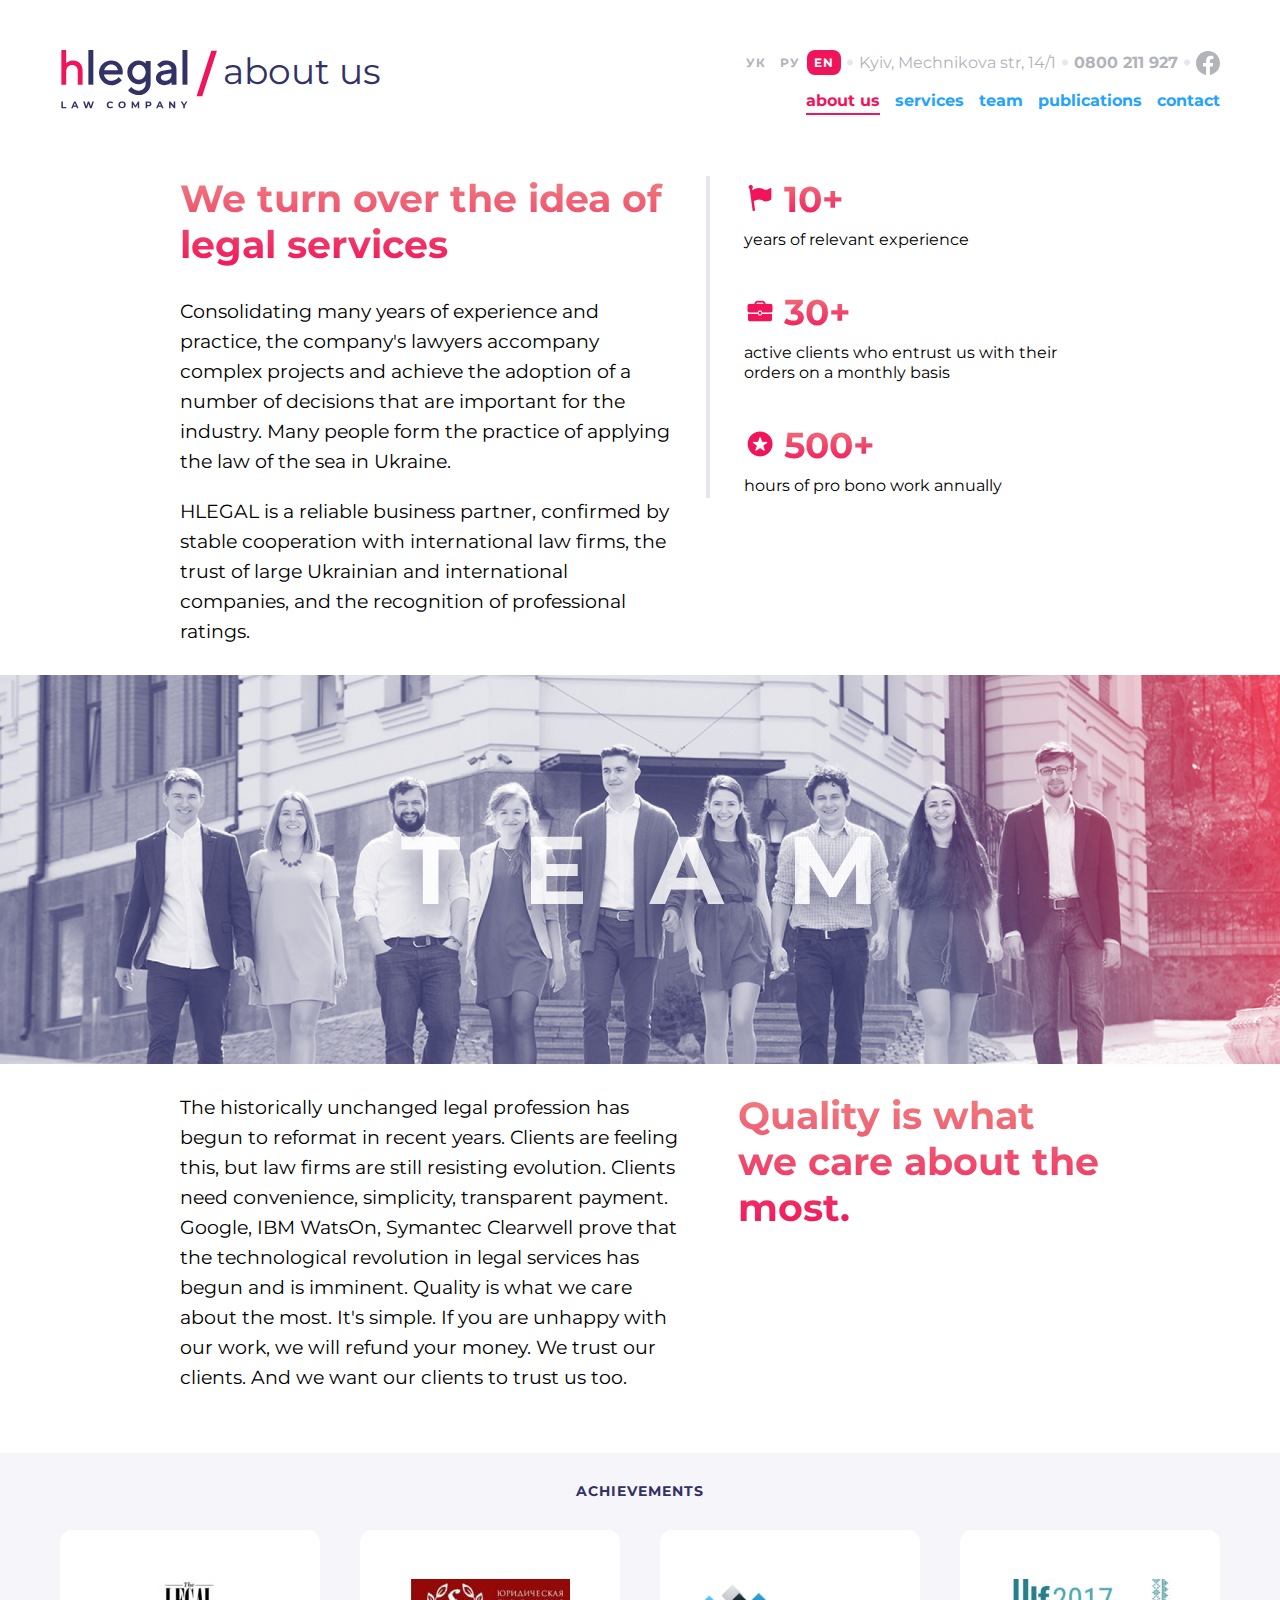
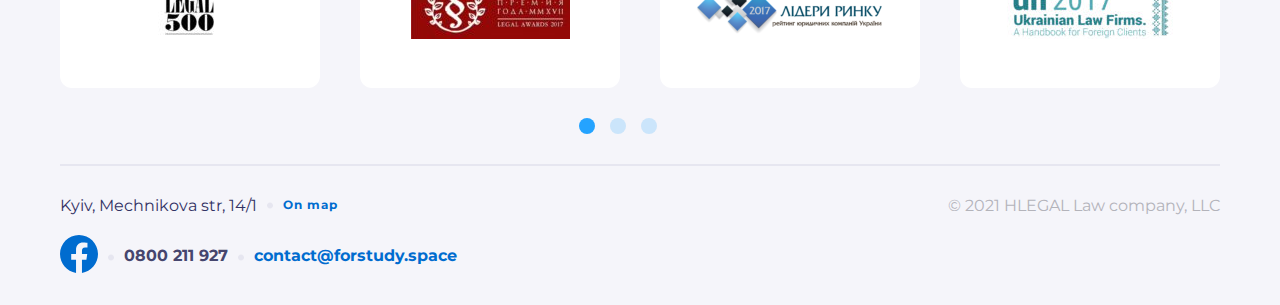
<file: index.html>
<!DOCTYPE html>
<html lang="en">
<head>
    <meta charset="UTF-8">
    <meta name="viewport" content="width=device-width, initial-scale=1.0">
    <title>Урок 17</title>
    <link rel="stylesheet" href="./assets/css/style.css">
</head>
<body>
    <header class="header">
        <div class="header__logo">
            <div class="header__logo-img">
                <svg width="130" height="60" viewBox="0 0 70 33" fill="none" xmlns="http://www.w3.org/2000/svg">
                    <path d="M2.64358 0H0V19.0926H2.64358V12.0094C2.64358 10.8111 2.94163 9.86583 3.53774 9.20012C4.13384 8.53441 4.95024 8.18824 5.96102 8.18824C6.82926 8.18824 7.55495 8.50778 8.13809 9.12024C8.72123 9.74601 9.01929 10.5315 9.01929 11.4769V19.1059H11.6758V11.4769C11.6758 9.71938 11.1964 8.3347 10.2374 7.29619C9.27846 6.25768 8.02146 5.73843 6.49233 5.73843C6.05173 5.73843 5.61114 5.79168 5.1835 5.91151C4.7429 6.03134 4.39301 6.16448 4.10792 6.31094C3.82283 6.45739 3.5507 6.61717 3.30448 6.80356C3.05826 6.98996 2.8898 7.12311 2.81205 7.20299C2.73429 7.28288 2.6695 7.33613 2.64358 7.37608V0Z" fill="#F0145A"/>
                    <path d="M17.5854 0H14.8601V19.0767H17.5854V0Z" fill="#323264"/>
                    <path d="M33.6593 13.4896L33.7955 12.127C33.7955 10.3011 33.196 8.77493 31.9696 7.54857C30.7433 6.32221 29.2171 5.72266 27.3912 5.72266C25.5653 5.72266 23.9847 6.37672 22.6765 7.68483C21.3684 8.99295 20.7144 10.5463 20.7144 12.3995C20.7144 14.3072 21.3957 15.9423 22.731 17.305C24.0664 18.6676 25.6743 19.3489 27.5275 19.3489C28.236 19.3489 28.8901 19.2399 29.5442 19.0491C30.1982 18.8311 30.7433 18.6131 31.1248 18.3951C31.5336 18.1498 31.9424 17.8773 32.2967 17.5775C32.6509 17.2777 32.8962 17.0597 33.0052 16.9234C33.1142 16.7872 33.196 16.7054 33.2505 16.6236L31.4791 14.8522L31.0703 15.37C30.7978 15.6971 30.3345 16.0241 29.6804 16.3784C28.9991 16.7327 28.2905 16.8962 27.5275 16.8962C26.4646 16.8962 25.5653 16.5691 24.8022 15.8878C24.0392 15.2065 23.5759 14.4162 23.4396 13.4896H33.6593ZM27.3912 8.03912C28.3996 8.03912 29.2171 8.33889 29.8984 8.9112C30.5525 9.51075 30.9613 10.2466 31.1248 11.1732H23.5486C23.7939 10.2466 24.2299 9.51075 24.9112 8.9112C25.5653 8.33889 26.4101 8.03912 27.3912 8.03912Z" fill="#323264"/>
                    <path d="M46.3695 18.286C46.3695 19.4852 46.0153 20.4662 45.2794 21.2293C44.5709 21.9651 43.6715 22.3467 42.5542 22.3467C42.0637 22.3467 41.5731 22.2649 41.1098 22.1286C40.6465 21.9924 40.2922 21.8289 39.9925 21.6381C39.6927 21.4473 39.4202 21.2566 39.1476 21.0113C38.9024 20.766 38.7389 20.6025 38.6571 20.5207C38.5753 20.439 38.5208 20.3572 38.4663 20.3027L36.6949 22.0741L36.9129 22.3467C37.0492 22.5374 37.2945 22.7827 37.6215 23.0552C37.9485 23.3005 38.3301 23.573 38.7661 23.8455C39.2021 24.0908 39.7472 24.3088 40.4285 24.4996C41.1098 24.6904 41.8184 24.7994 42.5542 24.7994C44.4074 24.7994 45.9335 24.1726 47.2144 22.919C48.468 21.6381 49.0948 20.112 49.0948 18.2588V5.99518H46.3695V7.3578L45.9062 6.94902C45.6065 6.67649 45.1432 6.40397 44.4891 6.13144C43.8351 5.85892 43.1265 5.72266 42.4179 5.72266C40.7555 5.72266 39.3384 6.34946 38.112 7.63033C36.8857 8.9112 36.2861 10.4373 36.2861 12.2632C36.2861 14.0892 36.8857 15.6153 38.112 16.8962C39.3384 18.177 40.7555 18.8038 42.4179 18.8038C42.8812 18.8038 43.3173 18.7493 43.7806 18.6403C44.2166 18.5041 44.5709 18.3678 44.8707 18.2315C45.1704 18.0953 45.443 17.9318 45.6882 17.741C45.9335 17.5502 46.1243 17.414 46.1788 17.3595L46.3695 17.1687V18.286ZM39.0114 12.2632C39.0114 11.1186 39.3657 10.1648 40.1015 9.37449C40.8373 8.58417 41.7094 8.17538 42.6905 8.17538C43.6715 8.17538 44.5436 8.58417 45.2794 9.37449C45.988 10.1648 46.3695 11.1186 46.3695 12.2632C46.3695 13.4079 45.988 14.3617 45.2794 15.152C44.5436 15.9423 43.6715 16.3511 42.6905 16.3511C41.7094 16.3511 40.8373 15.9423 40.1015 15.152C39.3657 14.3617 39.0114 13.4079 39.0114 12.2632Z" fill="#323264"/>
                    <path d="M63.3195 19.0764V10.6281C63.3195 9.23823 62.8017 8.06637 61.7934 7.13979C60.7851 6.18595 59.4769 5.72266 57.869 5.72266C57.2422 5.72266 56.6154 5.80441 56.0159 5.96793C55.4163 6.1587 54.9258 6.34946 54.5715 6.56748C54.2172 6.7855 53.8629 7.03078 53.5359 7.33055C53.2089 7.60308 53.0181 7.79384 52.9091 7.90285C52.8273 8.01186 52.7456 8.09362 52.6911 8.17538L54.4625 9.94679L54.8168 9.4835C55.0348 9.18372 55.4163 8.9112 55.9886 8.61142C56.5609 8.31164 57.1877 8.17538 57.869 8.17538C58.6594 8.17538 59.3134 8.42065 59.8312 8.88394C60.349 9.34724 60.5943 9.94679 60.5943 10.6281L55.8251 11.4457C54.6533 11.6364 53.6994 12.0997 53.0454 12.8356C52.364 13.5714 52.0098 14.4707 52.0098 15.5335C52.0098 16.5419 52.4458 17.414 53.3179 18.177C54.2172 18.9674 55.3073 19.3489 56.6427 19.3489C57.106 19.3489 57.542 19.2944 57.9781 19.1581C58.4413 19.0491 58.7956 18.9129 59.0954 18.7766C59.3952 18.6403 59.6677 18.4768 59.913 18.286C60.1582 18.0953 60.3218 17.959 60.4308 17.9045C60.5125 17.8228 60.567 17.741 60.5943 17.7137V19.0764H63.3195ZM57.0515 16.8962C56.3429 16.8962 55.7706 16.7327 55.3618 16.4056C54.9258 16.0786 54.735 15.6971 54.735 15.261C54.735 14.7977 54.8713 14.3889 55.1711 14.0892C55.4708 13.7894 55.8796 13.5714 56.3702 13.4896L60.5943 12.8083V13.0808C60.5943 14.3072 60.2945 15.2338 59.6677 15.9151C59.0409 16.5691 58.1688 16.8962 57.0515 16.8962Z" fill="#323264"/>
                    <path d="M69.3332 0H66.6079V19.0767H69.3332V0Z" fill="#323264"/>
                    <path d="M0 28.3298H0.852878V31.3201H2.70078V32.0151H0V28.3298Z" fill="#323264"/>
                    <path d="M8.26752 31.2254H6.5565L6.23009 32.0151H5.35615L6.99873 28.3298H7.84108L9.48893 32.0151H8.59393L8.26752 31.2254ZM7.99902 30.5778L7.41464 29.1669L6.83026 30.5778H7.99902Z" fill="#323264"/>
                    <path d="M17.8731 28.3298L16.6675 32.0151H15.7515L14.9407 29.5196L14.1036 32.0151H13.1928L11.982 28.3298H12.8664L13.6982 30.92L14.5669 28.3298H15.3566L16.199 30.9411L17.0571 28.3298H17.8731Z" fill="#323264"/>
                    <path d="M26.9457 32.0782C26.5702 32.0782 26.2297 31.9975 25.9244 31.8361C25.6225 31.6711 25.3838 31.4447 25.2084 31.1569C25.0364 30.8656 24.9504 30.5374 24.9504 30.1724C24.9504 29.8074 25.0364 29.481 25.2084 29.1932C25.3838 28.9019 25.6225 28.6755 25.9244 28.514C26.2297 28.3491 26.5719 28.2666 26.951 28.2666C27.2704 28.2666 27.5582 28.3228 27.8144 28.4351C28.0741 28.5474 28.2917 28.7088 28.4672 28.9194L27.9197 29.4248C27.6705 29.137 27.3616 28.9931 26.9931 28.9931C26.7649 28.9931 26.5614 29.044 26.3824 29.1458C26.2034 29.2441 26.063 29.3827 25.9612 29.5617C25.8629 29.7407 25.8138 29.9443 25.8138 30.1724C25.8138 30.4006 25.8629 30.6041 25.9612 30.7831C26.063 30.9621 26.2034 31.1025 26.3824 31.2043C26.5614 31.3026 26.7649 31.3517 26.9931 31.3517C27.3616 31.3517 27.6705 31.206 27.9197 30.9147L28.4672 31.4201C28.2917 31.6342 28.0741 31.7974 27.8144 31.9098C27.5547 32.0221 27.2651 32.0782 26.9457 32.0782Z" fill="#323264"/>
                    <path d="M33.3831 32.0782C33.0005 32.0782 32.6548 31.9958 32.3459 31.8308C32.0406 31.6658 31.8002 31.4395 31.6247 31.1516C31.4527 30.8603 31.3667 30.5339 31.3667 30.1724C31.3667 29.8109 31.4527 29.4863 31.6247 29.1985C31.8002 28.9071 32.0406 28.679 32.3459 28.514C32.6548 28.3491 33.0005 28.2666 33.3831 28.2666C33.7657 28.2666 34.1096 28.3491 34.415 28.514C34.7203 28.679 34.9607 28.9071 35.1362 29.1985C35.3117 29.4863 35.3995 29.8109 35.3995 30.1724C35.3995 30.5339 35.3117 30.8603 35.1362 31.1516C34.9607 31.4395 34.7203 31.6658 34.415 31.8308C34.1096 31.9958 33.7657 32.0782 33.3831 32.0782ZM33.3831 31.3517C33.6007 31.3517 33.7972 31.3026 33.9727 31.2043C34.1482 31.1025 34.2851 30.9621 34.3834 30.7831C34.4852 30.6041 34.5361 30.4006 34.5361 30.1724C34.5361 29.9443 34.4852 29.7407 34.3834 29.5617C34.2851 29.3827 34.1482 29.2441 33.9727 29.1458C33.7972 29.044 33.6007 28.9931 33.3831 28.9931C33.1655 28.9931 32.9689 29.044 32.7934 29.1458C32.618 29.2441 32.4793 29.3827 32.3775 29.5617C32.2793 29.7407 32.2301 29.9443 32.2301 30.1724C32.2301 30.4006 32.2793 30.6041 32.3775 30.7831C32.4793 30.9621 32.618 31.1025 32.7934 31.2043C32.9689 31.3026 33.1655 31.3517 33.3831 31.3517Z" fill="#323264"/>
                    <path d="M42.0264 32.0151L42.0211 29.8039L40.9366 31.6255H40.5523L39.473 29.8513V32.0151H38.6728V28.3298H39.3782L40.7576 30.6199L42.1159 28.3298H42.8161L42.8266 32.0151H42.0264Z" fill="#323264"/>
                    <path d="M47.9285 28.3298C48.2549 28.3298 48.5374 28.3842 48.7761 28.493C49.0183 28.6018 49.2043 28.7562 49.3342 28.9563C49.464 29.1563 49.529 29.3932 49.529 29.667C49.529 29.9373 49.464 30.1742 49.3342 30.3777C49.2043 30.5778 49.0183 30.7322 48.7761 30.841C48.5374 30.9463 48.2549 30.999 47.9285 30.999H47.1862V32.0151H46.3333V28.3298H47.9285ZM47.8811 30.304C48.1373 30.304 48.3321 30.2496 48.4655 30.1408C48.5989 30.0285 48.6656 29.8706 48.6656 29.667C48.6656 29.4599 48.5989 29.302 48.4655 29.1932C48.3321 29.0809 48.1373 29.0247 47.8811 29.0247H47.1862V30.304H47.8811Z" fill="#323264"/>
                    <path d="M55.0121 31.2254H53.3011L52.9747 32.0151H52.1008L53.7433 28.3298H54.5857L56.2335 32.0151H55.3385L55.0121 31.2254ZM54.7436 30.5778L54.1592 29.1669L53.5749 30.5778H54.7436Z" fill="#323264"/>
                    <path d="M62.6281 28.3298V32.0151H61.9279L60.0906 29.7776V32.0151H59.2482V28.3298H59.9537L61.7858 30.5673V28.3298H62.6281Z" fill="#323264"/>
                    <path d="M67.9013 30.7094V32.0151H67.0485V30.6989L65.6217 28.3298H66.5273L67.5117 29.9671L68.4963 28.3298H69.3333L67.9013 30.7094Z" fill="#323264"/>
                </svg>
            </div>
            <div class="header__logo-slash">
                <svg width="21" height="47" viewBox="0 0 12 26" fill="none" xmlns="http://www.w3.org/2000/svg">
                    <path fill-rule="evenodd" clip-rule="evenodd" d="M8.72803 0H11.9503L3.5555 26H0.333252L8.72803 0Z" fill="#F0145A"/>
                </svg>
                    
            </div>
            <div class="header__logo-text">
                <p>about us</p>
            </div>
            <button class="header__logo-burger">
                <svg width="32" height="33" viewBox="0 0 32 33" fill="none" xmlns="http://www.w3.org/2000/svg">
                    <path d="M7 10.5H25" stroke="#323264" stroke-width="2"/>
                    <path d="M7 16.5H25" stroke="#323264" stroke-width="2"/>
                    <path d="M7 22.5H25" stroke="#323264" stroke-width="2"/>
                </svg>
                    
            </button>
        </div>
        <div class="header__contakt">
            <div class="header__contakt-language">
                <div class="language language__hover"><a href="#">УК</a></div>
                <div class="language language__hover"><a href="#">РУ</a></div>
                <div class="language aktiv-lan"><a href="#">EN</a></div>
            </div>
            <div class="dot">
                <img src="./assets/images/Dot.png" alt="dot">
            </div>
            <div class="header__contak-adress">
                <p>Kyiv, Mechnikova str, 14/1</p>
            </div>
            <div class="dot">
                <img src="./assets/images/Dot.png" alt="dot">
            </div>
            <div class="header__contak-phone">
                <p>0800 211 927</p>
            </div>
            <div class="dot">
                <img src="./assets/images/Dot.png" alt="dot">
            </div>
            <div class="header__contak-facebook">
                <svg width="24" height="24" viewBox="0 0 24 24" fill="none" xmlns="http://www.w3.org/2000/svg">
                    <g clip-path="url(#clip0_22721_6686)">
                    <path d="M24 12.0733C24 5.40541 18.6274 0 12 0C5.37258 0 0 5.40541 0 12.0733C0 18.0995 4.38823 23.0943 10.125 24V15.5633H7.07813V12.0733H10.125V9.41343C10.125 6.38755 11.9165 4.71615 14.6576 4.71615C15.9705 4.71615 17.3438 4.95195 17.3438 4.95195V7.92313H15.8306C14.3399 7.92313 13.875 8.85379 13.875 9.80857V12.0733H17.2031L16.6711 15.5633H13.875V24C19.6118 23.0943 24 18.0995 24 12.0733Z" fill="#B3B3BA"/>
                    </g>
                    <defs>
                    <clipPath id="clip0_22721_6686">
                    <rect width="24" height="24" fill="white"/>
                    </clipPath>
                    </defs>
                </svg>
                    
            </div>
        </div>
        <div class="header__nav">
            <ul class="header__nav-item">
                <li class="nav-item nav-aktiv"><a href="./assets/pages/about.html">about us</a></li>
                <li class="nav-item nav__hover"><a href="#">services</a></li>
                <li class="nav-item nav__hover"><a href="./assets/pages/team.html">team</a></li>
                <li class="nav-item nav__hover"><a href="./assets/pages/publications.html">publications</a></li>
                <li class="nav-item nav__hover"><a href="#">contact</a></li>
            </ul>
        </div>
        
    </header>
    <main class="main">
        <div class="main__abaut-information">
            <div class="information-tex">
                <h1>We turn over the idea of legal services</h1>
                <p class="top-pading">Consolidating many years of experience and practice, the company's lawyers accompany complex projects and achieve the adoption of a number of decisions that are important for the industry.
                    Many people form the practice of applying the law of the sea in Ukraine.
                </p>
                <p>HLEGAL is a reliable business partner, confirmed by stable cooperation with international law firms, the trust of large Ukrainian and international companies,
                    and the recognition of professional ratings.
                </p>
            </div>
            <div class="information-show">
                <div class="information-show__item">
                    <div class="item__heading">
                        <img src="./assets/images/Experience.png" alt="experience">
                        <h3 class="item__heading-title">10+</h3>
                    </div>
                    <p class="item-text">years of relevant experience</p>
                </div>
                <div class="information-show__item">
                    <div class="information-show__item">
                    <div class="item__heading">
                        <img src="./assets/images/Clients.png" alt="clients">
                        <h3 class="item__heading-title">30+</h3>
                    </div>
                    <p class="item-text">active clients who entrust us with their <br> orders on a monthly basis</p>
                </div>
                </div>
                <div class="information-show__item">
                    <div class="information-show__item">
                    <div class="item__heading">
                        <img src="./assets/images/Probono.png" alt="probono">
                        <h3 class="item__heading-title">500+</h3>
                    </div>
                    <p class="item-text">hours of pro bono work annually</p>
                </div>
                </div>
            </div>
        </div>
        <div class="main__abaut-team">
            <div class="abaut-team__conteiner">
                <h2 class="abaut-team__conteiner-title">TEAM</h2>
            </div>
        </div>
        <div class="main__abaut-quality">
            <div class="quality__info">
                <p class="quality__info-text">The historically unchanged legal profession has begun to reformat in recent years. Clients are feeling this, but law firms are still resisting evolution. Clients need convenience,
                    simplicity, transparent payment. Google, IBM WatsOn, Symantec Clearwell prove that the technological revolution in legal services has begun and is imminent.
                    Quality is what we care about the most.
                    It's simple. If you are unhappy with our work, we will refund your money. We trust our clients. And we want our clients to trust us too.
                </p>
            </div>
            <div class="quality__more">
                <h3 class="quality__more-title">
                    Quality is what we care about the most.
                </h3>
            </div>
        </div>
        <div class="main__abaut-achievements">
            <div class="achievements__title">
                <h3>achievements</h3>
            </div>
            <div class="achievements__layout">
                <div class="achievements__layout-img">
                    <img src="./assets/images/Achievment-1.png" alt="achievements">
                </div>
                <div class="achievements__layout-img speshal">
                    <img src="./assets/images/Achievment-2.png" alt="achievements">
                </div>
                <div class="achievements__layout-img speshal">
                    <img src="./assets/images/Achievment-3.png" alt="achievements">
                </div>
                <div class="achievements__layout-img speshal">
                    <img src="./assets/images/Achievment-4.png" alt="achievements">
                </div>
            </div>
            <div class="current__imitation">
                <a href="./assets/images/Achievment-1.png">
                    <div class="current__imitation-item active"></div>
                </a>
                <a href="./assets/images/Achievment-2.png">
                    <div class="current__imitation-item current__hover"></div>
                </a>
                <a href="./assets/images/Achievment-3.png">
                    <div class="current__imitation-item current__hover"></div>
                </a>
                <a href="./assets/images/Achievment-4.png">
                    <div class="current__imitation-item current__hover no__aktiv"></div>
                </a> 
                <a href="./assets/images/Achievment-1.png">
                    <div class="current__imitation-item current__hover no__aktiv"></div>
                </a>
                <a href="./assets/images/Achievment-2.png">
                    <div class="current__imitation-item current__hover no__aktiv"></div>
                </a> 
           
            </div>
            <div class="achievements__line"></div>
        </div>
    </main>
    <footer class="footer">
        <div class="footer__conteiner">
            <div class="footer__conteiner-contakt">
                <div class="footer__conteiner-adres">
                    <p>Kyiv, Mechnikova str, 14/1</p>
                </div>
                <div class="dot">
                    <img src="./assets/images/Dot.png" alt="dot">
                </div>
                <div class="footer__conteiner-map">
                    <a href="#">On map</a>
                </div>
            </div>
            <div class="footer__conteiner-networks">
                <div class="footer__conteiner-facebook">
                    <svg width="38" height="38" viewBox="0 0 24 24" fill="none" xmlns="http://www.w3.org/2000/svg">
                        <g clip-path="url(#clip0_22721_6686)">
                        <path d="M24 12.0733C24 5.40541 18.6274 0 12 0C5.37258 0 0 5.40541 0 12.0733C0 18.0995 4.38823 23.0943 10.125 24V15.5633H7.07813V12.0733H10.125V9.41343C10.125 6.38755 11.9165 4.71615 14.6576 4.71615C15.9705 4.71615 17.3438 4.95195 17.3438 4.95195V7.92313H15.8306C14.3399 7.92313 13.875 8.85379 13.875 9.80857V12.0733H17.2031L16.6711 15.5633H13.875V24C19.6118 23.0943 24 18.0995 24 12.0733Z" fill="#B3B3BA"/>
                        </g>
                        <defs>
                        <clipPath id="clip0_22721_6686">
                        <rect width="24" height="24" fill="white"/>
                        </clipPath>
                        </defs>
                    </svg>
                </div>
                <div class="dot footer__conteiner-dot">
                    <img src="./assets/images/Dot.png" alt="dot">
                </div>
                <div class="footer__conteiner-phone">
                    <p>0800 211 927</p>
                </div>
                <div class="dot">
                    <img src="./assets/images/Dot.png" alt="dot">
                </div>
                <div class="footer__conteiner-email">
                    <a href="#">contact@forstudy.space</a>
                </div>
            </div>
            
            <div class="footer__conteiner-company">
                <p>© 2021 HLEGAL Law company, LLC</p>
            </div>
        </div>
    </footer>
</body>
</html>
</file>
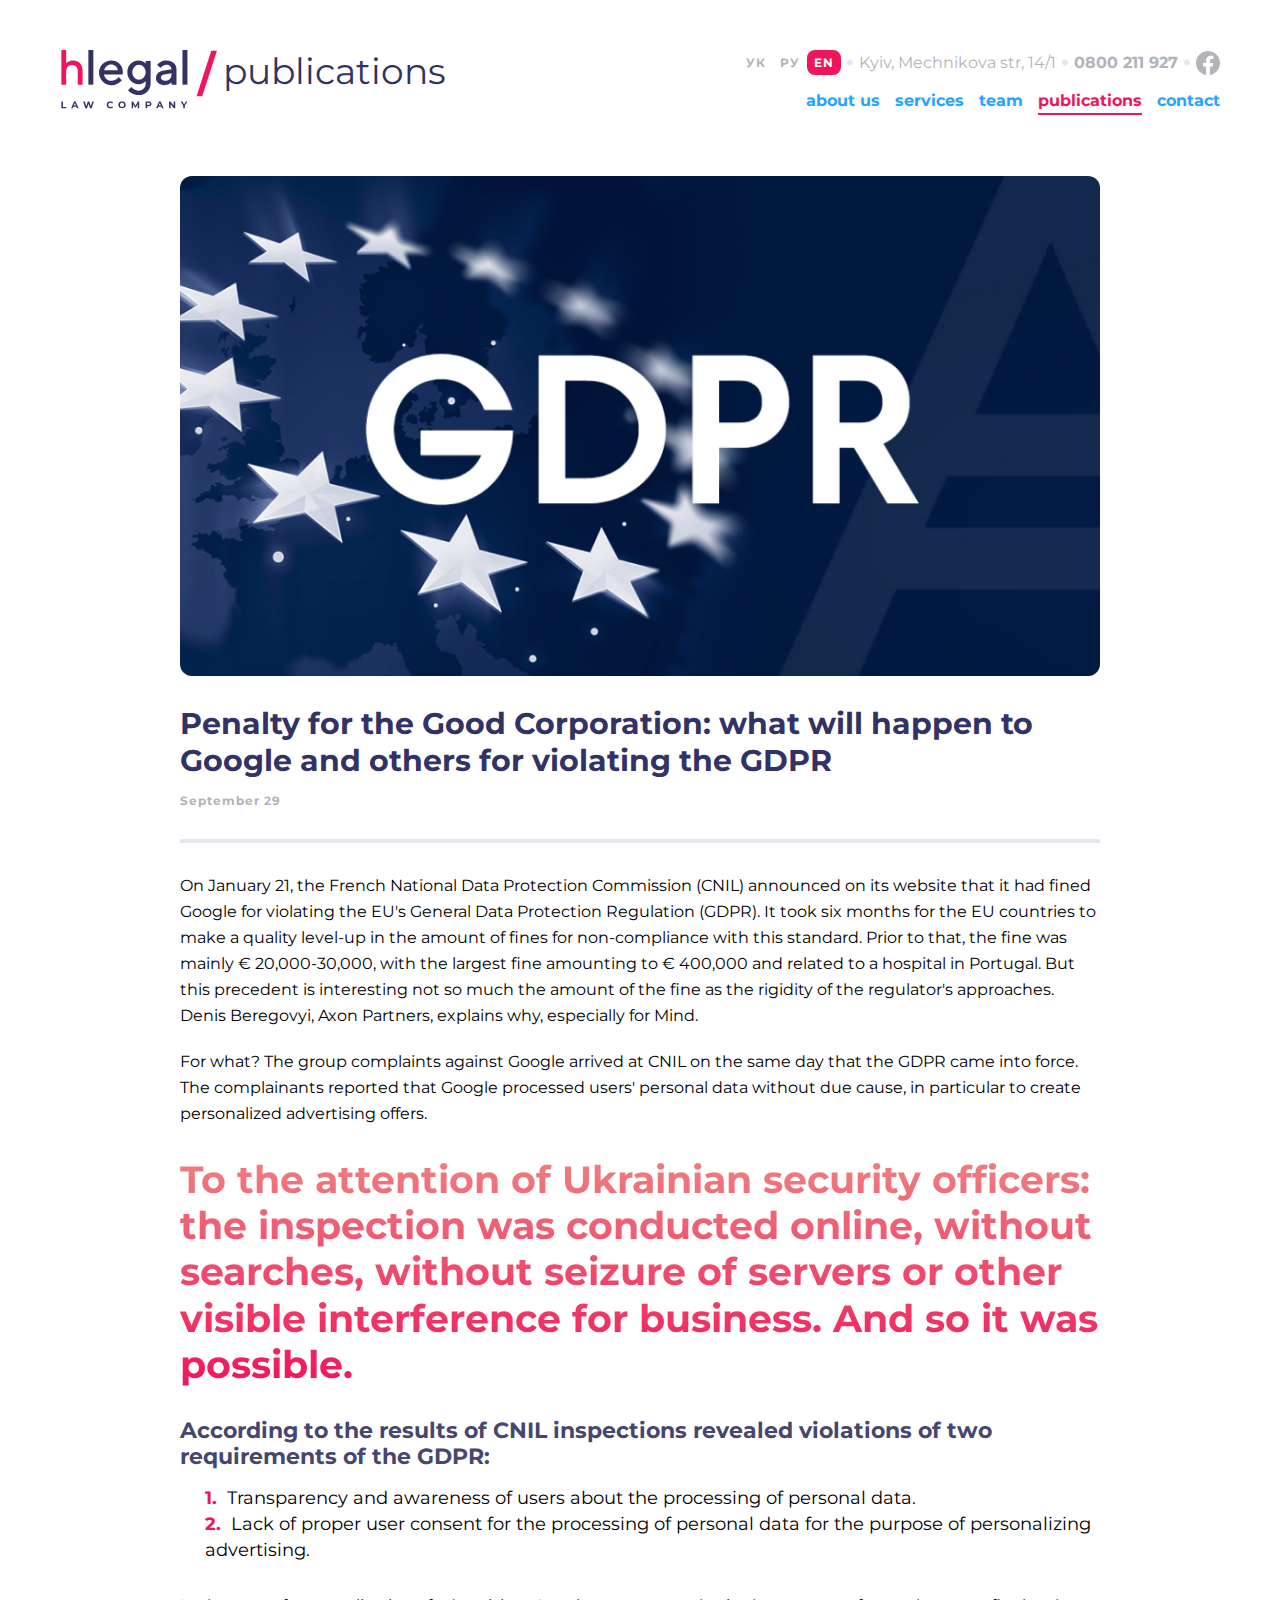
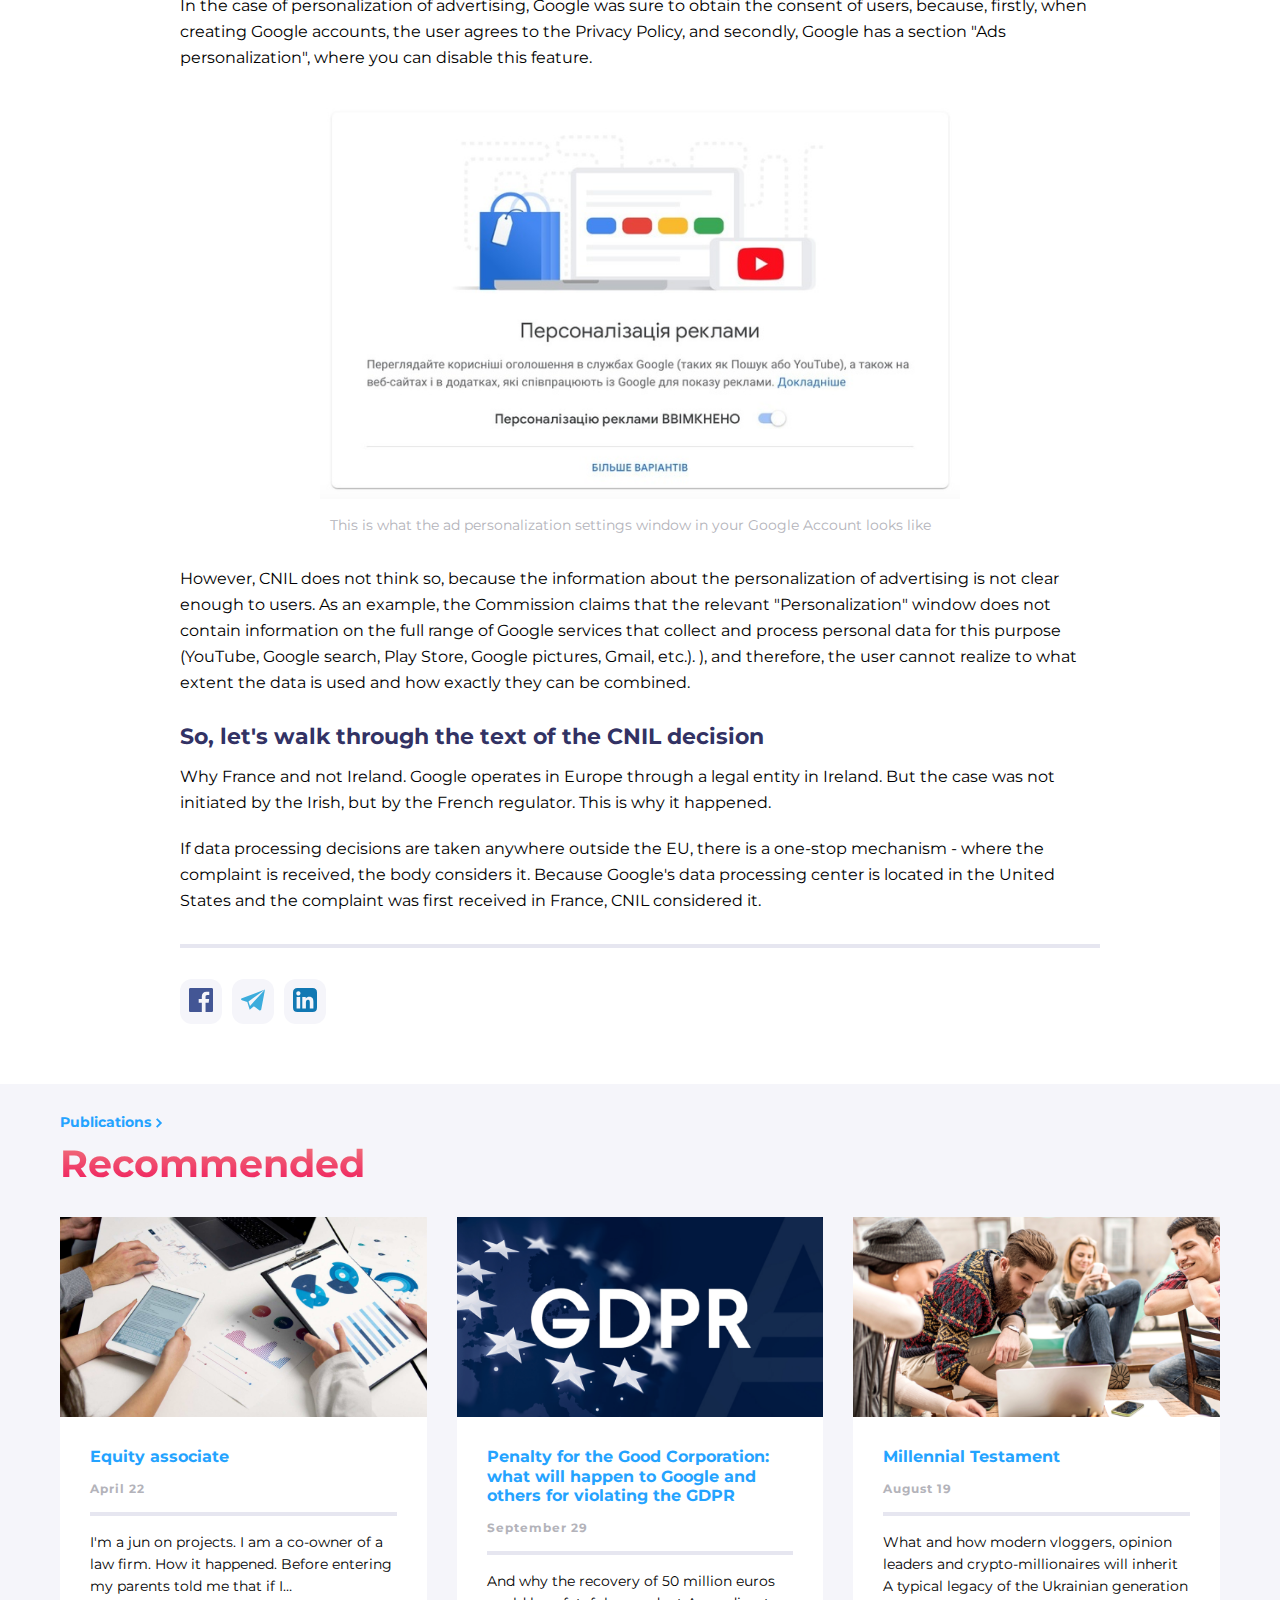
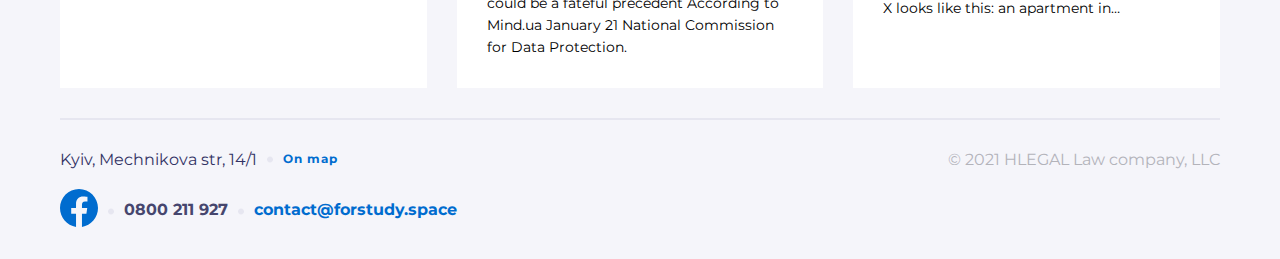
<file: assets/pages/_publication_page.html>
<!DOCTYPE html>
<html lang="en">
<head>
    <meta charset="UTF-8">
    <meta name="viewport" content="width=device-width, initial-scale=1.0">
    <title>publications/page</title>
    <link rel="stylesheet" href="../css/style.css">
</head>
<body>
    <header class="header">
        <div class="header__logo">
            <div class="header__logo-img">
                <svg width="130" height="60" viewBox="0 0 70 33" fill="none" xmlns="http://www.w3.org/2000/svg">
                    <path d="M2.64358 0H0V19.0926H2.64358V12.0094C2.64358 10.8111 2.94163 9.86583 3.53774 9.20012C4.13384 8.53441 4.95024 8.18824 5.96102 8.18824C6.82926 8.18824 7.55495 8.50778 8.13809 9.12024C8.72123 9.74601 9.01929 10.5315 9.01929 11.4769V19.1059H11.6758V11.4769C11.6758 9.71938 11.1964 8.3347 10.2374 7.29619C9.27846 6.25768 8.02146 5.73843 6.49233 5.73843C6.05173 5.73843 5.61114 5.79168 5.1835 5.91151C4.7429 6.03134 4.39301 6.16448 4.10792 6.31094C3.82283 6.45739 3.5507 6.61717 3.30448 6.80356C3.05826 6.98996 2.8898 7.12311 2.81205 7.20299C2.73429 7.28288 2.6695 7.33613 2.64358 7.37608V0Z" fill="#F0145A"/>
                    <path d="M17.5854 0H14.8601V19.0767H17.5854V0Z" fill="#323264"/>
                    <path d="M33.6593 13.4896L33.7955 12.127C33.7955 10.3011 33.196 8.77493 31.9696 7.54857C30.7433 6.32221 29.2171 5.72266 27.3912 5.72266C25.5653 5.72266 23.9847 6.37672 22.6765 7.68483C21.3684 8.99295 20.7144 10.5463 20.7144 12.3995C20.7144 14.3072 21.3957 15.9423 22.731 17.305C24.0664 18.6676 25.6743 19.3489 27.5275 19.3489C28.236 19.3489 28.8901 19.2399 29.5442 19.0491C30.1982 18.8311 30.7433 18.6131 31.1248 18.3951C31.5336 18.1498 31.9424 17.8773 32.2967 17.5775C32.6509 17.2777 32.8962 17.0597 33.0052 16.9234C33.1142 16.7872 33.196 16.7054 33.2505 16.6236L31.4791 14.8522L31.0703 15.37C30.7978 15.6971 30.3345 16.0241 29.6804 16.3784C28.9991 16.7327 28.2905 16.8962 27.5275 16.8962C26.4646 16.8962 25.5653 16.5691 24.8022 15.8878C24.0392 15.2065 23.5759 14.4162 23.4396 13.4896H33.6593ZM27.3912 8.03912C28.3996 8.03912 29.2171 8.33889 29.8984 8.9112C30.5525 9.51075 30.9613 10.2466 31.1248 11.1732H23.5486C23.7939 10.2466 24.2299 9.51075 24.9112 8.9112C25.5653 8.33889 26.4101 8.03912 27.3912 8.03912Z" fill="#323264"/>
                    <path d="M46.3695 18.286C46.3695 19.4852 46.0153 20.4662 45.2794 21.2293C44.5709 21.9651 43.6715 22.3467 42.5542 22.3467C42.0637 22.3467 41.5731 22.2649 41.1098 22.1286C40.6465 21.9924 40.2922 21.8289 39.9925 21.6381C39.6927 21.4473 39.4202 21.2566 39.1476 21.0113C38.9024 20.766 38.7389 20.6025 38.6571 20.5207C38.5753 20.439 38.5208 20.3572 38.4663 20.3027L36.6949 22.0741L36.9129 22.3467C37.0492 22.5374 37.2945 22.7827 37.6215 23.0552C37.9485 23.3005 38.3301 23.573 38.7661 23.8455C39.2021 24.0908 39.7472 24.3088 40.4285 24.4996C41.1098 24.6904 41.8184 24.7994 42.5542 24.7994C44.4074 24.7994 45.9335 24.1726 47.2144 22.919C48.468 21.6381 49.0948 20.112 49.0948 18.2588V5.99518H46.3695V7.3578L45.9062 6.94902C45.6065 6.67649 45.1432 6.40397 44.4891 6.13144C43.8351 5.85892 43.1265 5.72266 42.4179 5.72266C40.7555 5.72266 39.3384 6.34946 38.112 7.63033C36.8857 8.9112 36.2861 10.4373 36.2861 12.2632C36.2861 14.0892 36.8857 15.6153 38.112 16.8962C39.3384 18.177 40.7555 18.8038 42.4179 18.8038C42.8812 18.8038 43.3173 18.7493 43.7806 18.6403C44.2166 18.5041 44.5709 18.3678 44.8707 18.2315C45.1704 18.0953 45.443 17.9318 45.6882 17.741C45.9335 17.5502 46.1243 17.414 46.1788 17.3595L46.3695 17.1687V18.286ZM39.0114 12.2632C39.0114 11.1186 39.3657 10.1648 40.1015 9.37449C40.8373 8.58417 41.7094 8.17538 42.6905 8.17538C43.6715 8.17538 44.5436 8.58417 45.2794 9.37449C45.988 10.1648 46.3695 11.1186 46.3695 12.2632C46.3695 13.4079 45.988 14.3617 45.2794 15.152C44.5436 15.9423 43.6715 16.3511 42.6905 16.3511C41.7094 16.3511 40.8373 15.9423 40.1015 15.152C39.3657 14.3617 39.0114 13.4079 39.0114 12.2632Z" fill="#323264"/>
                    <path d="M63.3195 19.0764V10.6281C63.3195 9.23823 62.8017 8.06637 61.7934 7.13979C60.7851 6.18595 59.4769 5.72266 57.869 5.72266C57.2422 5.72266 56.6154 5.80441 56.0159 5.96793C55.4163 6.1587 54.9258 6.34946 54.5715 6.56748C54.2172 6.7855 53.8629 7.03078 53.5359 7.33055C53.2089 7.60308 53.0181 7.79384 52.9091 7.90285C52.8273 8.01186 52.7456 8.09362 52.6911 8.17538L54.4625 9.94679L54.8168 9.4835C55.0348 9.18372 55.4163 8.9112 55.9886 8.61142C56.5609 8.31164 57.1877 8.17538 57.869 8.17538C58.6594 8.17538 59.3134 8.42065 59.8312 8.88394C60.349 9.34724 60.5943 9.94679 60.5943 10.6281L55.8251 11.4457C54.6533 11.6364 53.6994 12.0997 53.0454 12.8356C52.364 13.5714 52.0098 14.4707 52.0098 15.5335C52.0098 16.5419 52.4458 17.414 53.3179 18.177C54.2172 18.9674 55.3073 19.3489 56.6427 19.3489C57.106 19.3489 57.542 19.2944 57.9781 19.1581C58.4413 19.0491 58.7956 18.9129 59.0954 18.7766C59.3952 18.6403 59.6677 18.4768 59.913 18.286C60.1582 18.0953 60.3218 17.959 60.4308 17.9045C60.5125 17.8228 60.567 17.741 60.5943 17.7137V19.0764H63.3195ZM57.0515 16.8962C56.3429 16.8962 55.7706 16.7327 55.3618 16.4056C54.9258 16.0786 54.735 15.6971 54.735 15.261C54.735 14.7977 54.8713 14.3889 55.1711 14.0892C55.4708 13.7894 55.8796 13.5714 56.3702 13.4896L60.5943 12.8083V13.0808C60.5943 14.3072 60.2945 15.2338 59.6677 15.9151C59.0409 16.5691 58.1688 16.8962 57.0515 16.8962Z" fill="#323264"/>
                    <path d="M69.3332 0H66.6079V19.0767H69.3332V0Z" fill="#323264"/>
                    <path d="M0 28.3298H0.852878V31.3201H2.70078V32.0151H0V28.3298Z" fill="#323264"/>
                    <path d="M8.26752 31.2254H6.5565L6.23009 32.0151H5.35615L6.99873 28.3298H7.84108L9.48893 32.0151H8.59393L8.26752 31.2254ZM7.99902 30.5778L7.41464 29.1669L6.83026 30.5778H7.99902Z" fill="#323264"/>
                    <path d="M17.8731 28.3298L16.6675 32.0151H15.7515L14.9407 29.5196L14.1036 32.0151H13.1928L11.982 28.3298H12.8664L13.6982 30.92L14.5669 28.3298H15.3566L16.199 30.9411L17.0571 28.3298H17.8731Z" fill="#323264"/>
                    <path d="M26.9457 32.0782C26.5702 32.0782 26.2297 31.9975 25.9244 31.8361C25.6225 31.6711 25.3838 31.4447 25.2084 31.1569C25.0364 30.8656 24.9504 30.5374 24.9504 30.1724C24.9504 29.8074 25.0364 29.481 25.2084 29.1932C25.3838 28.9019 25.6225 28.6755 25.9244 28.514C26.2297 28.3491 26.5719 28.2666 26.951 28.2666C27.2704 28.2666 27.5582 28.3228 27.8144 28.4351C28.0741 28.5474 28.2917 28.7088 28.4672 28.9194L27.9197 29.4248C27.6705 29.137 27.3616 28.9931 26.9931 28.9931C26.7649 28.9931 26.5614 29.044 26.3824 29.1458C26.2034 29.2441 26.063 29.3827 25.9612 29.5617C25.8629 29.7407 25.8138 29.9443 25.8138 30.1724C25.8138 30.4006 25.8629 30.6041 25.9612 30.7831C26.063 30.9621 26.2034 31.1025 26.3824 31.2043C26.5614 31.3026 26.7649 31.3517 26.9931 31.3517C27.3616 31.3517 27.6705 31.206 27.9197 30.9147L28.4672 31.4201C28.2917 31.6342 28.0741 31.7974 27.8144 31.9098C27.5547 32.0221 27.2651 32.0782 26.9457 32.0782Z" fill="#323264"/>
                    <path d="M33.3831 32.0782C33.0005 32.0782 32.6548 31.9958 32.3459 31.8308C32.0406 31.6658 31.8002 31.4395 31.6247 31.1516C31.4527 30.8603 31.3667 30.5339 31.3667 30.1724C31.3667 29.8109 31.4527 29.4863 31.6247 29.1985C31.8002 28.9071 32.0406 28.679 32.3459 28.514C32.6548 28.3491 33.0005 28.2666 33.3831 28.2666C33.7657 28.2666 34.1096 28.3491 34.415 28.514C34.7203 28.679 34.9607 28.9071 35.1362 29.1985C35.3117 29.4863 35.3995 29.8109 35.3995 30.1724C35.3995 30.5339 35.3117 30.8603 35.1362 31.1516C34.9607 31.4395 34.7203 31.6658 34.415 31.8308C34.1096 31.9958 33.7657 32.0782 33.3831 32.0782ZM33.3831 31.3517C33.6007 31.3517 33.7972 31.3026 33.9727 31.2043C34.1482 31.1025 34.2851 30.9621 34.3834 30.7831C34.4852 30.6041 34.5361 30.4006 34.5361 30.1724C34.5361 29.9443 34.4852 29.7407 34.3834 29.5617C34.2851 29.3827 34.1482 29.2441 33.9727 29.1458C33.7972 29.044 33.6007 28.9931 33.3831 28.9931C33.1655 28.9931 32.9689 29.044 32.7934 29.1458C32.618 29.2441 32.4793 29.3827 32.3775 29.5617C32.2793 29.7407 32.2301 29.9443 32.2301 30.1724C32.2301 30.4006 32.2793 30.6041 32.3775 30.7831C32.4793 30.9621 32.618 31.1025 32.7934 31.2043C32.9689 31.3026 33.1655 31.3517 33.3831 31.3517Z" fill="#323264"/>
                    <path d="M42.0264 32.0151L42.0211 29.8039L40.9366 31.6255H40.5523L39.473 29.8513V32.0151H38.6728V28.3298H39.3782L40.7576 30.6199L42.1159 28.3298H42.8161L42.8266 32.0151H42.0264Z" fill="#323264"/>
                    <path d="M47.9285 28.3298C48.2549 28.3298 48.5374 28.3842 48.7761 28.493C49.0183 28.6018 49.2043 28.7562 49.3342 28.9563C49.464 29.1563 49.529 29.3932 49.529 29.667C49.529 29.9373 49.464 30.1742 49.3342 30.3777C49.2043 30.5778 49.0183 30.7322 48.7761 30.841C48.5374 30.9463 48.2549 30.999 47.9285 30.999H47.1862V32.0151H46.3333V28.3298H47.9285ZM47.8811 30.304C48.1373 30.304 48.3321 30.2496 48.4655 30.1408C48.5989 30.0285 48.6656 29.8706 48.6656 29.667C48.6656 29.4599 48.5989 29.302 48.4655 29.1932C48.3321 29.0809 48.1373 29.0247 47.8811 29.0247H47.1862V30.304H47.8811Z" fill="#323264"/>
                    <path d="M55.0121 31.2254H53.3011L52.9747 32.0151H52.1008L53.7433 28.3298H54.5857L56.2335 32.0151H55.3385L55.0121 31.2254ZM54.7436 30.5778L54.1592 29.1669L53.5749 30.5778H54.7436Z" fill="#323264"/>
                    <path d="M62.6281 28.3298V32.0151H61.9279L60.0906 29.7776V32.0151H59.2482V28.3298H59.9537L61.7858 30.5673V28.3298H62.6281Z" fill="#323264"/>
                    <path d="M67.9013 30.7094V32.0151H67.0485V30.6989L65.6217 28.3298H66.5273L67.5117 29.9671L68.4963 28.3298H69.3333L67.9013 30.7094Z" fill="#323264"/>
                </svg>
            </div>
            <div class="header__logo-slash">
                <svg width="21" height="47" viewBox="0 0 12 26" fill="none" xmlns="http://www.w3.org/2000/svg">
                    <path fill-rule="evenodd" clip-rule="evenodd" d="M8.72803 0H11.9503L3.5555 26H0.333252L8.72803 0Z" fill="#F0145A"/>
                </svg>
                    
            </div>
            <div class="header__logo-text">
                <p>publications</p>
            </div>
            <button class="header__logo-burger">
                <svg width="32" height="33" viewBox="0 0 32 33" fill="none" xmlns="http://www.w3.org/2000/svg">
                    <path d="M7 10.5H25" stroke="#323264" stroke-width="2"/>
                    <path d="M7 16.5H25" stroke="#323264" stroke-width="2"/>
                    <path d="M7 22.5H25" stroke="#323264" stroke-width="2"/>
                </svg>
                    
            </button>
        </div>
        <div class="header__contakt">
            <div class="header__contakt-language">
                <div class="language language__hover"><a href="#">УК</a></div>
                <div class="language language__hover"><a href="#">РУ</a></div>
                <div class="language aktiv-lan"><a href="#">EN</a></div>
            </div>
            <div class="dot">
                <img src="../images/Dot.png" alt="dot">
            </div>
            <div class="header__contak-adress">
                <p>Kyiv, Mechnikova str, 14/1</p>
            </div>
            <div class="dot">
                <img src="../images/Dot.png" alt="dot">
            </div>
            <div class="header__contak-phone">
                <p>0800 211 927</p>
            </div>
            <div class="dot">
                <img src="../images/Dot.png" alt="dot">
            </div>
            <div class="header__contak-facebook">
                <svg width="24" height="24" viewBox="0 0 24 24" fill="none" xmlns="http://www.w3.org/2000/svg">
                    <g clip-path="url(#clip0_22721_6686)">
                    <path d="M24 12.0733C24 5.40541 18.6274 0 12 0C5.37258 0 0 5.40541 0 12.0733C0 18.0995 4.38823 23.0943 10.125 24V15.5633H7.07813V12.0733H10.125V9.41343C10.125 6.38755 11.9165 4.71615 14.6576 4.71615C15.9705 4.71615 17.3438 4.95195 17.3438 4.95195V7.92313H15.8306C14.3399 7.92313 13.875 8.85379 13.875 9.80857V12.0733H17.2031L16.6711 15.5633H13.875V24C19.6118 23.0943 24 18.0995 24 12.0733Z" fill="#B3B3BA"/>
                    </g>
                    <defs>
                    <clipPath id="clip0_22721_6686">
                    <rect width="24" height="24" fill="white"/>
                    </clipPath>
                    </defs>
                </svg>
                    
            </div>
        </div>
        <div class="header__nav">
            <ul class="header__nav-item">
                <li class="nav-item nav__hover"><a href="../pages/about.html">about us</a></li>
                <li class="nav-item nav__hover"><a href="#">services</a></li>
                <li class="nav-item nav__hover"><a href="./team.html">team</a></li>
                <li class="nav-item nav-aktiv"><a href="./publications.html">publications</a></li>
                <li class="nav-item nav__hover"><a href="#">contact</a></li>
            </ul>
        </div>
        
    </header>
    <main class="publications__page">
        <div class="publications__page-conteiner">
            <div class="publications__page-conteiner-img"></div>
            <div class="publications__page-conteiner-title">
                <h1>Penalty for the Good Corporation: what will happen to Google and others for violating the GDPR</h1>
                <div class="publications__page-conteiner-data">
                    <p>September 29</p>
                </div>
            </div>
            <div class="publications__page-conteiner-informacion">
                <div class="informacion__text">
                    <p>On January 21, the French National Data Protection Commission (CNIL) announced on its website that it had fined Google for violating the
                       EU's General Data Protection Regulation (GDPR). It took six months for the EU countries to make a quality level-up in the amount of fines
                       for non-compliance with this standard. Prior to that, the fine was mainly € 20,000-30,000, with the largest fine amounting to € 400,000 and
                       related to a hospital in Portugal. But this precedent is interesting not so much the amount of the fine as the rigidity of the regulator's
                       approaches. Denis Beregovyi, Axon Partners, explains why, especially for Mind.
                    </p>
                    <p>For what? The group complaints against Google arrived at CNIL on the same day that the GDPR came into force. The complainants reported that 
                       Google processed users' personal data without due cause, in particular to create personalized advertising offers.
                    </p>
                </div>
                <div class="informacion__title">
                    <h2>To the attention of Ukrainian security officers: the inspection was conducted online, without searches, without seizure of servers or other
                        visible interference for business. And so it was possible.
                    </h2>
                </div>
                <div class="informacion__list">
                    <h3>According to the results of CNIL inspections revealed violations of two requirements of the GDPR:</h3>
                    <ol>
                        <li><span>1.</span>Transparency and awareness of users about the processing of personal data.</li>
                        <li><span>2.</span>Lack of proper user consent for the processing of personal data for the purpose of personalizing advertising.</li>
                    </ol>
                </div>
                <div class="informacion__text informacion__list-text">
                    <p>In the case of personalization of advertising, Google was sure to obtain the consent of users, because, firstly, when creating Google accounts, the user agrees
                       to the Privacy Policy, and secondly, Google has a section "Ads personalization", where you can disable this feature.
                    </p>
                </div>
                <div class="informacion__illustration">
                    <img src="../images/Illustration.png" alt="Illustration">
                    <h3>This is what the ad personalization settings window in your Google Account looks like</h3>
                </div>
                <div class="informacion__text illustration-text">
                    <p>However, CNIL does not think so, because the information about the personalization of advertising is not clear enough to users. As an example, the Commission claims that
                       the relevant "Personalization" window does not contain information on the full range of Google services that collect and process personal data for this purpose (YouTube,
                       Google search, Play Store, Google pictures, Gmail, etc.). ), and therefore, the user cannot realize to what extent the data is used and how exactly they can be combined.
                    </p>
                </div>
                <div class="informacion__nextblok">
                    <h3>So, let's walk through the text of the CNIL decision</h3>
                    <p>Why France and not Ireland. Google operates in Europe through a legal entity in Ireland. But the case was not initiated by the Irish, but by the French regulator. This is
                       why it happened.
                    </p>
                    <p class="nextblok-paragraf">If data processing decisions are taken anywhere outside the EU, there is a one-stop mechanism - where the complaint is received, the body considers it. Because Google's
                       data processing center is located in the United States and the complaint was first received in France, CNIL considered it.
                    </p>
                </div>
                <div class="informacion__networks">
                    <a href="#">
                        <svg width="24" height="24" viewBox="0 0 24 24" fill="none" xmlns="http://www.w3.org/2000/svg">
                            <g clip-path="url(#clip0_22724_9562)">
                            <path d="M22.6755 0H1.3245C0.5925 0 0 0.5925 0 1.3245V22.6755C0 23.4075 0.5925 24 1.3245 24H12.819V14.706H9.69V11.085H12.819V8.4105C12.819 5.3115 14.712 3.6255 17.478 3.6255C18.8025 3.6255 19.941 3.7215 20.2725 3.7665V7.0065H18.3525C16.8525 7.0065 16.56 7.7265 16.56 8.7765V11.0865H20.145L19.68 14.7165H16.56V24H22.6755C23.4075 24 24 23.4075 24 22.6755V1.3245C24 0.5925 23.4075 0 22.6755 0Z" fill="#435695"/>
                            </g>
                            <defs>
                            <clipPath id="clip0_22724_9562">
                            <rect width="24" height="24" fill="white"/>
                            </clipPath>
                            </defs>
                        </svg>                        
                    </a>
                    <a href="#">
                        <svg width="24" height="24" viewBox="0 0 24 24" fill="none" xmlns="http://www.w3.org/2000/svg">
                            <path d="M9 17.9414L7.5 13.4414L24 1.44141L0.932997 10.3124C0.932997 10.3124 -0.0750025 10.6574 0.00449746 11.2949C0.0839975 11.9324 0.907497 12.2234 0.907497 12.2234L6.27 14.0279L8.7 21.7589L12.813 18.1424L12.8025 18.1349L18.213 22.2839C19.6725 22.9214 20.2035 21.5939 20.2035 21.5939L24 1.44141L9 17.9414Z" fill="#3CACDC"/>
                        </svg>                   
                    </a>
                    <a href="#">
                        <svg width="24" height="24" viewBox="0 0 24 24" fill="none" xmlns="http://www.w3.org/2000/svg">
                            <g clip-path="url(#clip0_22724_9572)">
                            <path d="M3.6 9H7.2V20.4H3.6V9ZM5.4 3.3C6.6 3.3 7.5 4.2 7.5 5.4C7.35 6.45 6.45 7.5 5.4 7.5C4.2 7.5 3.3 6.45 3.3 5.4C3.3 4.2 4.2 3.3 5.4 3.3ZM9.3 9H12.75V10.5C13.5 9.3 14.85 8.7 16.2 8.7C19.8 8.7 20.4 11.1 20.4 14.1V20.4H16.8V14.85C16.8 13.5 16.8 11.85 15 11.85C13.2 11.85 12.9 13.35 12.9 14.85V20.55H9.3V9ZM19.5 0H4.5C1.5 0 0 1.5 0 4.5V19.5C0 22.5 1.5 24 4.5 24H19.5C22.5 24 24 22.5 24 19.5V4.5C24 1.5 22.5 0 19.5 0Z" fill="#1178B3"/>
                            </g>
                            <defs>
                            <clipPath id="clip0_22724_9572">
                            <rect width="24" height="24" fill="white"/>
                            </clipPath>
                            </defs>
                        </svg>                  
                    </a>
                </div>
            </div>
        </div>
        <div class="publications__page-recommended">
            <a href="./publications.html">
                <div class="recommended__link">
                    <p>Publications</p>
                    <svg width="12" height="12" viewBox="0 0 12 13" fill="none" xmlns="http://www.w3.org/2000/svg">
                        <path d="M3.5 2L8 6.5L3.5 11" stroke="#24A3FF" stroke-width="2"/>
                    </svg>                 
                </div>
            </a>
            <div class="recommended__title">
                <h3>Recommended</h3>
            </div>
            <div class="recommended__conteiner">
                <div class="publications-conteiner-1 publications-conteiner">
                    <a href="./_publication_page.html">
                        <div class="publications-conteiner__img"></div>
                        <div class="publications-conteiner__news">
                            <div class="conteiner__news-title">
                                <h3>Equity associate</h3>
                            </div>
                            <div class="conteiner__news-data">
                                <p>April 22</p>
                            </div>
                            <div class="conteiner__news-informacion">
                                <p>I'm a jun on projects. I am a co-owner of a law firm. How it happened. Before entering my parents told me that if I…</p>
                            </div>
                        </div>
                    </a>
                </div>
                <div class="publications-conteiner-2 publications-conteiner">
                    <a href="./_publication_page.html">
                        <div class="publications-conteiner__img"></div>
                        <div class="publications-conteiner__news">
                            <div class="conteiner__news-title">
                                <h3>Penalty for the Good Corporation: what will happen to Google and others for violating the GDPR</h3>
                            </div>
                            <div class="conteiner__news-data">
                                <p>September 29</p>
                            </div>
                            <div class="conteiner__news-informacion">
                                <p>And why the recovery of 50 million euros could be a fateful precedent According to Mind.ua January 21 National
                                    Commission for Data Protection.
                                </p>
                            </div>
                        </div>
                    </a>
                </div>
                <div class="publications-conteiner-3 publications-conteiner">
                    <a href="./_publication_page.html">
                        <div class="publications-conteiner__img"></div>
                        <div class="publications-conteiner__news">
                            <div class="conteiner__news-title">
                                <h3>Millennial Testament</h3>
                            </div>
                            <div class="conteiner__news-data">
                                <p>August 19</p>
                            </div>
                            <div class="conteiner__news-informacion">
                                <p>What and how modern vloggers, opinion leaders and crypto-millionaires will inherit A typical legacy of the Ukrainian generation
                                    X looks like this: an apartment in…
                                </p>
                            </div>
                        </div>
                    </a>
                </div>
                <div class="publications-conteiner-line"></div>
            </div>
        </div>
    </main>
    <footer class="footer">
        <div class="footer__conteiner">
            <div class="footer__conteiner-contakt">
                <div class="footer__conteiner-adres">
                    <p>Kyiv, Mechnikova str, 14/1</p>
                </div>
                <div class="dot">
                    <img src="../images/Dot.png" alt="dot">
                </div>
                <div class="footer__conteiner-map">
                    <a href="#">On map</a>
                </div>
            </div>
            <div class="footer__conteiner-networks">
                <div class="footer__conteiner-facebook">
                    <svg width="38" height="38" viewBox="0 0 24 24" fill="none" xmlns="http://www.w3.org/2000/svg">
                        <g clip-path="url(#clip0_22721_6686)">
                        <path d="M24 12.0733C24 5.40541 18.6274 0 12 0C5.37258 0 0 5.40541 0 12.0733C0 18.0995 4.38823 23.0943 10.125 24V15.5633H7.07813V12.0733H10.125V9.41343C10.125 6.38755 11.9165 4.71615 14.6576 4.71615C15.9705 4.71615 17.3438 4.95195 17.3438 4.95195V7.92313H15.8306C14.3399 7.92313 13.875 8.85379 13.875 9.80857V12.0733H17.2031L16.6711 15.5633H13.875V24C19.6118 23.0943 24 18.0995 24 12.0733Z" fill="#B3B3BA"/>
                        </g>
                        <defs>
                        <clipPath id="clip0_22721_6686">
                        <rect width="24" height="24" fill="white"/>
                        </clipPath>
                        </defs>
                    </svg>
                </div>
                <div class="dot footer__conteiner-dot">
                    <img src="../images/Dot.png" alt="dot">
                </div>
                <div class="footer__conteiner-phone">
                    <p>0800 211 927</p>
                </div>
                <div class="dot">
                    <img src="../images/Dot.png" alt="dot">
                </div>
                <div class="footer__conteiner-email">
                    <a href="#">contact@forstudy.space</a>
                </div>
            </div>
            
            <div class="footer__conteiner-company">
                <p>© 2021 HLEGAL Law company, LLC</p>
            </div>
        </div>
    </footer>
    
</body>
</html>
</file>
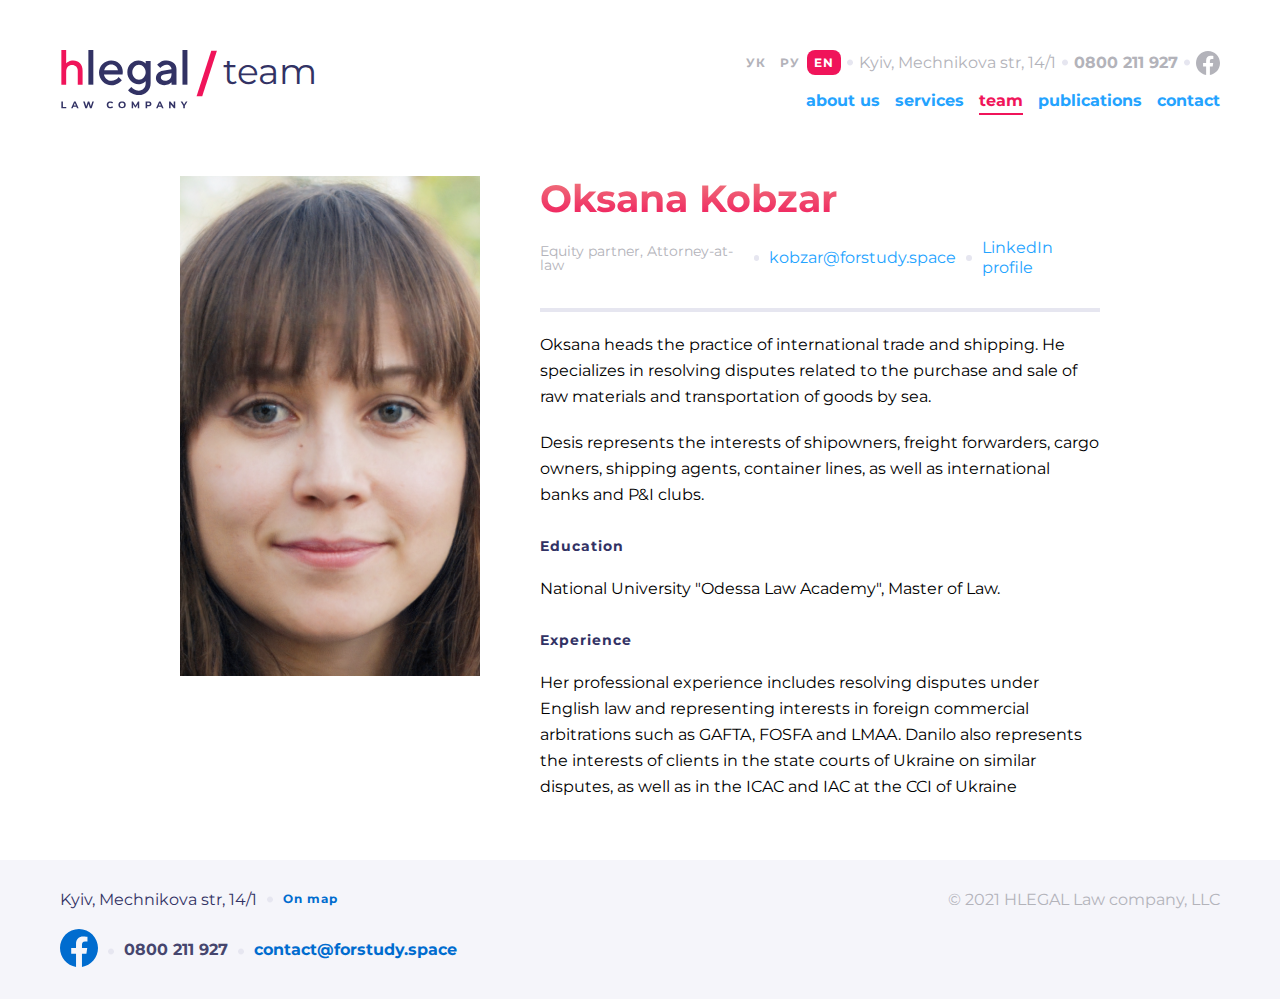
<file: assets/pages/_team__page.html>
<!DOCTYPE html>
<html lang="en">
<head>
    <meta charset="UTF-8">
    <meta name="viewport" content="width=device-width, initial-scale=1.0">
    <title>team/page</title>
    <link rel="stylesheet" href="../css/style.css">
</head>
<body>
    <header class="header">
        <div class="header__logo">
            <div class="header__logo-img">
                <svg width="130" height="60" viewBox="0 0 70 33" fill="none" xmlns="http://www.w3.org/2000/svg">
                    <path d="M2.64358 0H0V19.0926H2.64358V12.0094C2.64358 10.8111 2.94163 9.86583 3.53774 9.20012C4.13384 8.53441 4.95024 8.18824 5.96102 8.18824C6.82926 8.18824 7.55495 8.50778 8.13809 9.12024C8.72123 9.74601 9.01929 10.5315 9.01929 11.4769V19.1059H11.6758V11.4769C11.6758 9.71938 11.1964 8.3347 10.2374 7.29619C9.27846 6.25768 8.02146 5.73843 6.49233 5.73843C6.05173 5.73843 5.61114 5.79168 5.1835 5.91151C4.7429 6.03134 4.39301 6.16448 4.10792 6.31094C3.82283 6.45739 3.5507 6.61717 3.30448 6.80356C3.05826 6.98996 2.8898 7.12311 2.81205 7.20299C2.73429 7.28288 2.6695 7.33613 2.64358 7.37608V0Z" fill="#F0145A"/>
                    <path d="M17.5854 0H14.8601V19.0767H17.5854V0Z" fill="#323264"/>
                    <path d="M33.6593 13.4896L33.7955 12.127C33.7955 10.3011 33.196 8.77493 31.9696 7.54857C30.7433 6.32221 29.2171 5.72266 27.3912 5.72266C25.5653 5.72266 23.9847 6.37672 22.6765 7.68483C21.3684 8.99295 20.7144 10.5463 20.7144 12.3995C20.7144 14.3072 21.3957 15.9423 22.731 17.305C24.0664 18.6676 25.6743 19.3489 27.5275 19.3489C28.236 19.3489 28.8901 19.2399 29.5442 19.0491C30.1982 18.8311 30.7433 18.6131 31.1248 18.3951C31.5336 18.1498 31.9424 17.8773 32.2967 17.5775C32.6509 17.2777 32.8962 17.0597 33.0052 16.9234C33.1142 16.7872 33.196 16.7054 33.2505 16.6236L31.4791 14.8522L31.0703 15.37C30.7978 15.6971 30.3345 16.0241 29.6804 16.3784C28.9991 16.7327 28.2905 16.8962 27.5275 16.8962C26.4646 16.8962 25.5653 16.5691 24.8022 15.8878C24.0392 15.2065 23.5759 14.4162 23.4396 13.4896H33.6593ZM27.3912 8.03912C28.3996 8.03912 29.2171 8.33889 29.8984 8.9112C30.5525 9.51075 30.9613 10.2466 31.1248 11.1732H23.5486C23.7939 10.2466 24.2299 9.51075 24.9112 8.9112C25.5653 8.33889 26.4101 8.03912 27.3912 8.03912Z" fill="#323264"/>
                    <path d="M46.3695 18.286C46.3695 19.4852 46.0153 20.4662 45.2794 21.2293C44.5709 21.9651 43.6715 22.3467 42.5542 22.3467C42.0637 22.3467 41.5731 22.2649 41.1098 22.1286C40.6465 21.9924 40.2922 21.8289 39.9925 21.6381C39.6927 21.4473 39.4202 21.2566 39.1476 21.0113C38.9024 20.766 38.7389 20.6025 38.6571 20.5207C38.5753 20.439 38.5208 20.3572 38.4663 20.3027L36.6949 22.0741L36.9129 22.3467C37.0492 22.5374 37.2945 22.7827 37.6215 23.0552C37.9485 23.3005 38.3301 23.573 38.7661 23.8455C39.2021 24.0908 39.7472 24.3088 40.4285 24.4996C41.1098 24.6904 41.8184 24.7994 42.5542 24.7994C44.4074 24.7994 45.9335 24.1726 47.2144 22.919C48.468 21.6381 49.0948 20.112 49.0948 18.2588V5.99518H46.3695V7.3578L45.9062 6.94902C45.6065 6.67649 45.1432 6.40397 44.4891 6.13144C43.8351 5.85892 43.1265 5.72266 42.4179 5.72266C40.7555 5.72266 39.3384 6.34946 38.112 7.63033C36.8857 8.9112 36.2861 10.4373 36.2861 12.2632C36.2861 14.0892 36.8857 15.6153 38.112 16.8962C39.3384 18.177 40.7555 18.8038 42.4179 18.8038C42.8812 18.8038 43.3173 18.7493 43.7806 18.6403C44.2166 18.5041 44.5709 18.3678 44.8707 18.2315C45.1704 18.0953 45.443 17.9318 45.6882 17.741C45.9335 17.5502 46.1243 17.414 46.1788 17.3595L46.3695 17.1687V18.286ZM39.0114 12.2632C39.0114 11.1186 39.3657 10.1648 40.1015 9.37449C40.8373 8.58417 41.7094 8.17538 42.6905 8.17538C43.6715 8.17538 44.5436 8.58417 45.2794 9.37449C45.988 10.1648 46.3695 11.1186 46.3695 12.2632C46.3695 13.4079 45.988 14.3617 45.2794 15.152C44.5436 15.9423 43.6715 16.3511 42.6905 16.3511C41.7094 16.3511 40.8373 15.9423 40.1015 15.152C39.3657 14.3617 39.0114 13.4079 39.0114 12.2632Z" fill="#323264"/>
                    <path d="M63.3195 19.0764V10.6281C63.3195 9.23823 62.8017 8.06637 61.7934 7.13979C60.7851 6.18595 59.4769 5.72266 57.869 5.72266C57.2422 5.72266 56.6154 5.80441 56.0159 5.96793C55.4163 6.1587 54.9258 6.34946 54.5715 6.56748C54.2172 6.7855 53.8629 7.03078 53.5359 7.33055C53.2089 7.60308 53.0181 7.79384 52.9091 7.90285C52.8273 8.01186 52.7456 8.09362 52.6911 8.17538L54.4625 9.94679L54.8168 9.4835C55.0348 9.18372 55.4163 8.9112 55.9886 8.61142C56.5609 8.31164 57.1877 8.17538 57.869 8.17538C58.6594 8.17538 59.3134 8.42065 59.8312 8.88394C60.349 9.34724 60.5943 9.94679 60.5943 10.6281L55.8251 11.4457C54.6533 11.6364 53.6994 12.0997 53.0454 12.8356C52.364 13.5714 52.0098 14.4707 52.0098 15.5335C52.0098 16.5419 52.4458 17.414 53.3179 18.177C54.2172 18.9674 55.3073 19.3489 56.6427 19.3489C57.106 19.3489 57.542 19.2944 57.9781 19.1581C58.4413 19.0491 58.7956 18.9129 59.0954 18.7766C59.3952 18.6403 59.6677 18.4768 59.913 18.286C60.1582 18.0953 60.3218 17.959 60.4308 17.9045C60.5125 17.8228 60.567 17.741 60.5943 17.7137V19.0764H63.3195ZM57.0515 16.8962C56.3429 16.8962 55.7706 16.7327 55.3618 16.4056C54.9258 16.0786 54.735 15.6971 54.735 15.261C54.735 14.7977 54.8713 14.3889 55.1711 14.0892C55.4708 13.7894 55.8796 13.5714 56.3702 13.4896L60.5943 12.8083V13.0808C60.5943 14.3072 60.2945 15.2338 59.6677 15.9151C59.0409 16.5691 58.1688 16.8962 57.0515 16.8962Z" fill="#323264"/>
                    <path d="M69.3332 0H66.6079V19.0767H69.3332V0Z" fill="#323264"/>
                    <path d="M0 28.3298H0.852878V31.3201H2.70078V32.0151H0V28.3298Z" fill="#323264"/>
                    <path d="M8.26752 31.2254H6.5565L6.23009 32.0151H5.35615L6.99873 28.3298H7.84108L9.48893 32.0151H8.59393L8.26752 31.2254ZM7.99902 30.5778L7.41464 29.1669L6.83026 30.5778H7.99902Z" fill="#323264"/>
                    <path d="M17.8731 28.3298L16.6675 32.0151H15.7515L14.9407 29.5196L14.1036 32.0151H13.1928L11.982 28.3298H12.8664L13.6982 30.92L14.5669 28.3298H15.3566L16.199 30.9411L17.0571 28.3298H17.8731Z" fill="#323264"/>
                    <path d="M26.9457 32.0782C26.5702 32.0782 26.2297 31.9975 25.9244 31.8361C25.6225 31.6711 25.3838 31.4447 25.2084 31.1569C25.0364 30.8656 24.9504 30.5374 24.9504 30.1724C24.9504 29.8074 25.0364 29.481 25.2084 29.1932C25.3838 28.9019 25.6225 28.6755 25.9244 28.514C26.2297 28.3491 26.5719 28.2666 26.951 28.2666C27.2704 28.2666 27.5582 28.3228 27.8144 28.4351C28.0741 28.5474 28.2917 28.7088 28.4672 28.9194L27.9197 29.4248C27.6705 29.137 27.3616 28.9931 26.9931 28.9931C26.7649 28.9931 26.5614 29.044 26.3824 29.1458C26.2034 29.2441 26.063 29.3827 25.9612 29.5617C25.8629 29.7407 25.8138 29.9443 25.8138 30.1724C25.8138 30.4006 25.8629 30.6041 25.9612 30.7831C26.063 30.9621 26.2034 31.1025 26.3824 31.2043C26.5614 31.3026 26.7649 31.3517 26.9931 31.3517C27.3616 31.3517 27.6705 31.206 27.9197 30.9147L28.4672 31.4201C28.2917 31.6342 28.0741 31.7974 27.8144 31.9098C27.5547 32.0221 27.2651 32.0782 26.9457 32.0782Z" fill="#323264"/>
                    <path d="M33.3831 32.0782C33.0005 32.0782 32.6548 31.9958 32.3459 31.8308C32.0406 31.6658 31.8002 31.4395 31.6247 31.1516C31.4527 30.8603 31.3667 30.5339 31.3667 30.1724C31.3667 29.8109 31.4527 29.4863 31.6247 29.1985C31.8002 28.9071 32.0406 28.679 32.3459 28.514C32.6548 28.3491 33.0005 28.2666 33.3831 28.2666C33.7657 28.2666 34.1096 28.3491 34.415 28.514C34.7203 28.679 34.9607 28.9071 35.1362 29.1985C35.3117 29.4863 35.3995 29.8109 35.3995 30.1724C35.3995 30.5339 35.3117 30.8603 35.1362 31.1516C34.9607 31.4395 34.7203 31.6658 34.415 31.8308C34.1096 31.9958 33.7657 32.0782 33.3831 32.0782ZM33.3831 31.3517C33.6007 31.3517 33.7972 31.3026 33.9727 31.2043C34.1482 31.1025 34.2851 30.9621 34.3834 30.7831C34.4852 30.6041 34.5361 30.4006 34.5361 30.1724C34.5361 29.9443 34.4852 29.7407 34.3834 29.5617C34.2851 29.3827 34.1482 29.2441 33.9727 29.1458C33.7972 29.044 33.6007 28.9931 33.3831 28.9931C33.1655 28.9931 32.9689 29.044 32.7934 29.1458C32.618 29.2441 32.4793 29.3827 32.3775 29.5617C32.2793 29.7407 32.2301 29.9443 32.2301 30.1724C32.2301 30.4006 32.2793 30.6041 32.3775 30.7831C32.4793 30.9621 32.618 31.1025 32.7934 31.2043C32.9689 31.3026 33.1655 31.3517 33.3831 31.3517Z" fill="#323264"/>
                    <path d="M42.0264 32.0151L42.0211 29.8039L40.9366 31.6255H40.5523L39.473 29.8513V32.0151H38.6728V28.3298H39.3782L40.7576 30.6199L42.1159 28.3298H42.8161L42.8266 32.0151H42.0264Z" fill="#323264"/>
                    <path d="M47.9285 28.3298C48.2549 28.3298 48.5374 28.3842 48.7761 28.493C49.0183 28.6018 49.2043 28.7562 49.3342 28.9563C49.464 29.1563 49.529 29.3932 49.529 29.667C49.529 29.9373 49.464 30.1742 49.3342 30.3777C49.2043 30.5778 49.0183 30.7322 48.7761 30.841C48.5374 30.9463 48.2549 30.999 47.9285 30.999H47.1862V32.0151H46.3333V28.3298H47.9285ZM47.8811 30.304C48.1373 30.304 48.3321 30.2496 48.4655 30.1408C48.5989 30.0285 48.6656 29.8706 48.6656 29.667C48.6656 29.4599 48.5989 29.302 48.4655 29.1932C48.3321 29.0809 48.1373 29.0247 47.8811 29.0247H47.1862V30.304H47.8811Z" fill="#323264"/>
                    <path d="M55.0121 31.2254H53.3011L52.9747 32.0151H52.1008L53.7433 28.3298H54.5857L56.2335 32.0151H55.3385L55.0121 31.2254ZM54.7436 30.5778L54.1592 29.1669L53.5749 30.5778H54.7436Z" fill="#323264"/>
                    <path d="M62.6281 28.3298V32.0151H61.9279L60.0906 29.7776V32.0151H59.2482V28.3298H59.9537L61.7858 30.5673V28.3298H62.6281Z" fill="#323264"/>
                    <path d="M67.9013 30.7094V32.0151H67.0485V30.6989L65.6217 28.3298H66.5273L67.5117 29.9671L68.4963 28.3298H69.3333L67.9013 30.7094Z" fill="#323264"/>
                </svg>
            </div>
            <div class="header__logo-slash">
                <svg width="21" height="47" viewBox="0 0 12 26" fill="none" xmlns="http://www.w3.org/2000/svg">
                    <path fill-rule="evenodd" clip-rule="evenodd" d="M8.72803 0H11.9503L3.5555 26H0.333252L8.72803 0Z" fill="#F0145A"/>
                </svg>
                    
            </div>
            <div class="header__logo-text">
                <p>team</p>
            </div>
            <button class="header__logo-burger">
                <svg width="32" height="33" viewBox="0 0 32 33" fill="none" xmlns="http://www.w3.org/2000/svg">
                    <path d="M7 10.5H25" stroke="#323264" stroke-width="2"/>
                    <path d="M7 16.5H25" stroke="#323264" stroke-width="2"/>
                    <path d="M7 22.5H25" stroke="#323264" stroke-width="2"/>
                </svg>
                    
            </button>
        </div>
        <div class="header__contakt">
            <div class="header__contakt-language">
                <div class="language language__hover"><a href="#">УК</a></div>
                <div class="language language__hover"><a href="#">РУ</a></div>
                <div class="language aktiv-lan"><a href="#">EN</a></div>
            </div>
            <div class="dot">
                <img src="../images/Dot.png" alt="dot">
            </div>
            <div class="header__contak-adress">
                <p>Kyiv, Mechnikova str, 14/1</p>
            </div>
            <div class="dot">
                <img src="../images/Dot.png" alt="dot">
            </div>
            <div class="header__contak-phone">
                <p>0800 211 927</p>
            </div>
            <div class="dot">
                <img src="../images/Dot.png" alt="dot">
            </div>
            <div class="header__contak-facebook">
                <svg width="24" height="24" viewBox="0 0 24 24" fill="none" xmlns="http://www.w3.org/2000/svg">
                    <g clip-path="url(#clip0_22721_6686)">
                    <path d="M24 12.0733C24 5.40541 18.6274 0 12 0C5.37258 0 0 5.40541 0 12.0733C0 18.0995 4.38823 23.0943 10.125 24V15.5633H7.07813V12.0733H10.125V9.41343C10.125 6.38755 11.9165 4.71615 14.6576 4.71615C15.9705 4.71615 17.3438 4.95195 17.3438 4.95195V7.92313H15.8306C14.3399 7.92313 13.875 8.85379 13.875 9.80857V12.0733H17.2031L16.6711 15.5633H13.875V24C19.6118 23.0943 24 18.0995 24 12.0733Z" fill="#B3B3BA"/>
                    </g>
                    <defs>
                    <clipPath id="clip0_22721_6686">
                    <rect width="24" height="24" fill="white"/>
                    </clipPath>
                    </defs>
                </svg>
                    
            </div>
        </div>
        <div class="header__nav">
            <ul class="header__nav-item">
                <li class="nav-item nav__hover"><a href="../pages/about.html">about us</a></li>
                <li class="nav-item nav__hover"><a href="#">services</a></li>
                <li class="nav-item nav-aktiv"><a href="./team.html">team</a></li>
                <li class="nav-item nav__hover"><a href="./publications.html">publications</a></li>
                <li class="nav-item nav__hover"><a href="#">contact</a></li>
            </ul>
        </div>
        
    </header>
    <main class="main__team-page">
        <div class="team-page__conteiner">
            <div class="team-page__conteiner-foto"></div>
            <div class="team-page__conteiner-informacion">
                <div class="conteiner-informacion__title">
                    <h1>Oksana Kobzar</h1>
                </div>
                <div class="conteiner-informacion__contakt">
                    <div class="contakt__position">
                        <p>Equity partner, Attorney-at-law</p>
                    </div>
                    <div class="team-page__circle"></div>
                    <div class="contakt__email">
                        <a href="#">kobzar@forstudy.space</a>
                    </div>
                    <div class="team-page__circle"></div>
                    <div class="contakt__profil">
                        <a href="#">LinkedIn profile</a>
                    </div>
                </div>
                <div class="team-page__line"></div>
                <div class="conteiner-informacion__biografi">
                    <p>Oksana heads the practice of international trade and shipping. He specializes in resolving disputes related to the purchase and sale of raw materials
                       and transportation of goods by sea.
                    </p>
                    <p>Desis represents the interests of shipowners, freight forwarders, cargo owners, shipping agents, container lines,
                       as well as international banks and P&I clubs.
                    </p>
                    <div class="conteiner-informacion__education">
                        <h3>Education</h3>
                        <p>National University "Odessa Law Academy", Master of Law.</p>
                    </div>
                    <div class="conteiner-informacion__experience">
                        <h3>Experience</h3>
                        <p>Her professional experience includes resolving disputes under English law and representing interests in foreign commercial arbitrations such as GAFTA,
                           FOSFA and LMAA. Danilo also represents the interests of clients in the state courts of Ukraine on similar disputes, as well as in the ICAC and IAC at
                           the CCI of Ukraine
                        </p>
                    </div>
                </div>
            </div>
        </div>
    </main>
    <footer class="footer">
        <div class="footer__conteiner">
            <div class="footer__conteiner-contakt">
                <div class="footer__conteiner-adres">
                    <p>Kyiv, Mechnikova str, 14/1</p>
                </div>
                <div class="dot">
                    <img src="../images/Dot.png" alt="dot">
                </div>
                <div class="footer__conteiner-map">
                    <a href="#">On map</a>
                </div>
            </div>
            <div class="footer__conteiner-networks">
                <div class="footer__conteiner-facebook">
                    <svg width="38" height="38" viewBox="0 0 24 24" fill="none" xmlns="http://www.w3.org/2000/svg">
                        <g clip-path="url(#clip0_22721_6686)">
                        <path d="M24 12.0733C24 5.40541 18.6274 0 12 0C5.37258 0 0 5.40541 0 12.0733C0 18.0995 4.38823 23.0943 10.125 24V15.5633H7.07813V12.0733H10.125V9.41343C10.125 6.38755 11.9165 4.71615 14.6576 4.71615C15.9705 4.71615 17.3438 4.95195 17.3438 4.95195V7.92313H15.8306C14.3399 7.92313 13.875 8.85379 13.875 9.80857V12.0733H17.2031L16.6711 15.5633H13.875V24C19.6118 23.0943 24 18.0995 24 12.0733Z" fill="#B3B3BA"/>
                        </g>
                        <defs>
                        <clipPath id="clip0_22721_6686">
                        <rect width="24" height="24" fill="white"/>
                        </clipPath>
                        </defs>
                    </svg>
                </div>
                <div class="dot footer__conteiner-dot">
                    <img src="../images/Dot.png" alt="dot">
                </div>
                <div class="footer__conteiner-phone">
                    <p>0800 211 927</p>
                </div>
                <div class="dot">
                    <img src="../images/Dot.png" alt="dot">
                </div>
                <div class="footer__conteiner-email">
                    <a href="#">contact@forstudy.space</a>
                </div>
            </div>
            
            <div class="footer__conteiner-company">
                <p>© 2021 HLEGAL Law company, LLC</p>
            </div>
        </div>
    </footer>
    
</body>
</html>
</file>
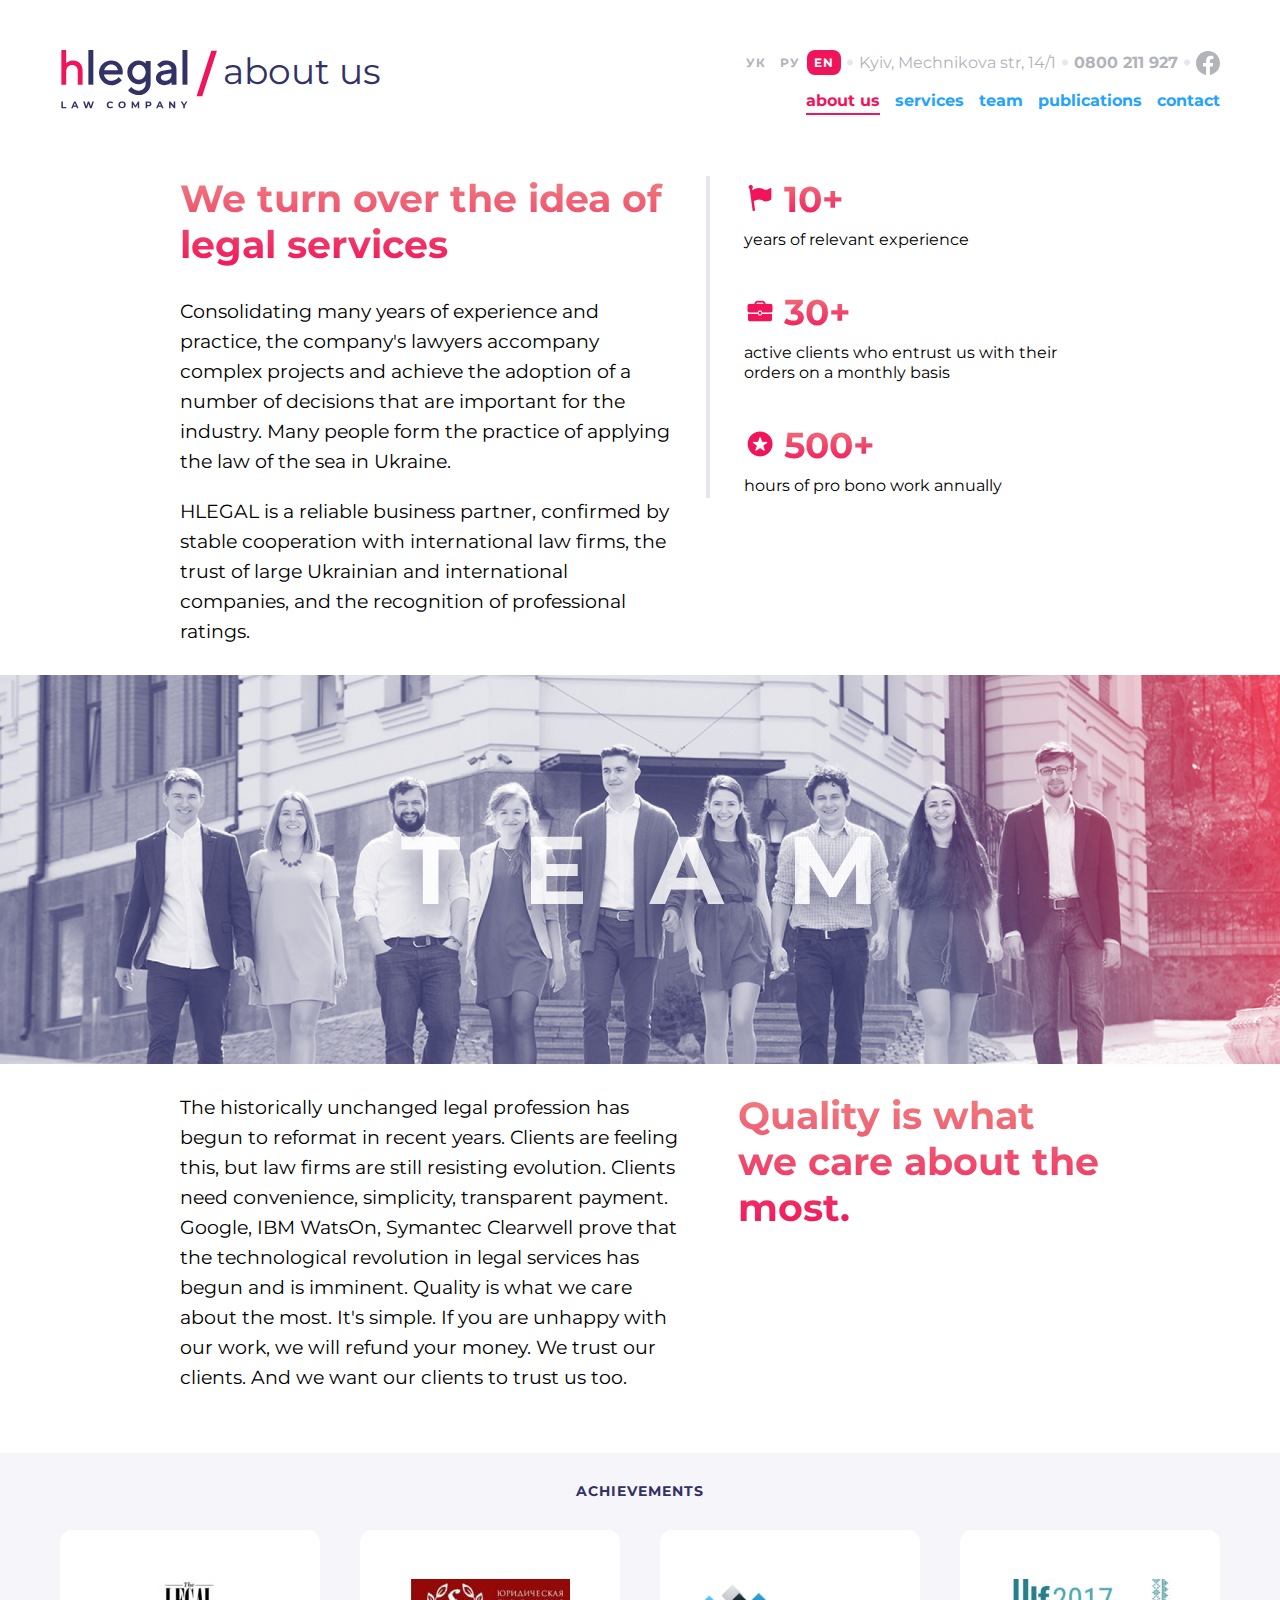
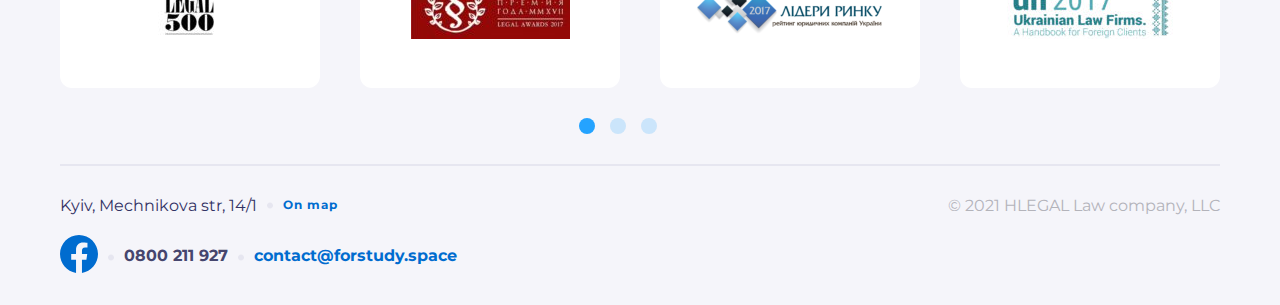
<file: assets/pages/about.html>
<!DOCTYPE html>
<html lang="en">
<head>
    <meta charset="UTF-8">
    <meta name="viewport" content="width=device-width, initial-scale=1.0">
    <title>about us</title>
    <link rel="stylesheet" href="../css/style.css">
</head>
<body>
    <header class="header">
        <div class="header__logo">
            <div class="header__logo-img">
                <svg width="130" height="60" viewBox="0 0 70 33" fill="none" xmlns="http://www.w3.org/2000/svg">
                    <path d="M2.64358 0H0V19.0926H2.64358V12.0094C2.64358 10.8111 2.94163 9.86583 3.53774 9.20012C4.13384 8.53441 4.95024 8.18824 5.96102 8.18824C6.82926 8.18824 7.55495 8.50778 8.13809 9.12024C8.72123 9.74601 9.01929 10.5315 9.01929 11.4769V19.1059H11.6758V11.4769C11.6758 9.71938 11.1964 8.3347 10.2374 7.29619C9.27846 6.25768 8.02146 5.73843 6.49233 5.73843C6.05173 5.73843 5.61114 5.79168 5.1835 5.91151C4.7429 6.03134 4.39301 6.16448 4.10792 6.31094C3.82283 6.45739 3.5507 6.61717 3.30448 6.80356C3.05826 6.98996 2.8898 7.12311 2.81205 7.20299C2.73429 7.28288 2.6695 7.33613 2.64358 7.37608V0Z" fill="#F0145A"/>
                    <path d="M17.5854 0H14.8601V19.0767H17.5854V0Z" fill="#323264"/>
                    <path d="M33.6593 13.4896L33.7955 12.127C33.7955 10.3011 33.196 8.77493 31.9696 7.54857C30.7433 6.32221 29.2171 5.72266 27.3912 5.72266C25.5653 5.72266 23.9847 6.37672 22.6765 7.68483C21.3684 8.99295 20.7144 10.5463 20.7144 12.3995C20.7144 14.3072 21.3957 15.9423 22.731 17.305C24.0664 18.6676 25.6743 19.3489 27.5275 19.3489C28.236 19.3489 28.8901 19.2399 29.5442 19.0491C30.1982 18.8311 30.7433 18.6131 31.1248 18.3951C31.5336 18.1498 31.9424 17.8773 32.2967 17.5775C32.6509 17.2777 32.8962 17.0597 33.0052 16.9234C33.1142 16.7872 33.196 16.7054 33.2505 16.6236L31.4791 14.8522L31.0703 15.37C30.7978 15.6971 30.3345 16.0241 29.6804 16.3784C28.9991 16.7327 28.2905 16.8962 27.5275 16.8962C26.4646 16.8962 25.5653 16.5691 24.8022 15.8878C24.0392 15.2065 23.5759 14.4162 23.4396 13.4896H33.6593ZM27.3912 8.03912C28.3996 8.03912 29.2171 8.33889 29.8984 8.9112C30.5525 9.51075 30.9613 10.2466 31.1248 11.1732H23.5486C23.7939 10.2466 24.2299 9.51075 24.9112 8.9112C25.5653 8.33889 26.4101 8.03912 27.3912 8.03912Z" fill="#323264"/>
                    <path d="M46.3695 18.286C46.3695 19.4852 46.0153 20.4662 45.2794 21.2293C44.5709 21.9651 43.6715 22.3467 42.5542 22.3467C42.0637 22.3467 41.5731 22.2649 41.1098 22.1286C40.6465 21.9924 40.2922 21.8289 39.9925 21.6381C39.6927 21.4473 39.4202 21.2566 39.1476 21.0113C38.9024 20.766 38.7389 20.6025 38.6571 20.5207C38.5753 20.439 38.5208 20.3572 38.4663 20.3027L36.6949 22.0741L36.9129 22.3467C37.0492 22.5374 37.2945 22.7827 37.6215 23.0552C37.9485 23.3005 38.3301 23.573 38.7661 23.8455C39.2021 24.0908 39.7472 24.3088 40.4285 24.4996C41.1098 24.6904 41.8184 24.7994 42.5542 24.7994C44.4074 24.7994 45.9335 24.1726 47.2144 22.919C48.468 21.6381 49.0948 20.112 49.0948 18.2588V5.99518H46.3695V7.3578L45.9062 6.94902C45.6065 6.67649 45.1432 6.40397 44.4891 6.13144C43.8351 5.85892 43.1265 5.72266 42.4179 5.72266C40.7555 5.72266 39.3384 6.34946 38.112 7.63033C36.8857 8.9112 36.2861 10.4373 36.2861 12.2632C36.2861 14.0892 36.8857 15.6153 38.112 16.8962C39.3384 18.177 40.7555 18.8038 42.4179 18.8038C42.8812 18.8038 43.3173 18.7493 43.7806 18.6403C44.2166 18.5041 44.5709 18.3678 44.8707 18.2315C45.1704 18.0953 45.443 17.9318 45.6882 17.741C45.9335 17.5502 46.1243 17.414 46.1788 17.3595L46.3695 17.1687V18.286ZM39.0114 12.2632C39.0114 11.1186 39.3657 10.1648 40.1015 9.37449C40.8373 8.58417 41.7094 8.17538 42.6905 8.17538C43.6715 8.17538 44.5436 8.58417 45.2794 9.37449C45.988 10.1648 46.3695 11.1186 46.3695 12.2632C46.3695 13.4079 45.988 14.3617 45.2794 15.152C44.5436 15.9423 43.6715 16.3511 42.6905 16.3511C41.7094 16.3511 40.8373 15.9423 40.1015 15.152C39.3657 14.3617 39.0114 13.4079 39.0114 12.2632Z" fill="#323264"/>
                    <path d="M63.3195 19.0764V10.6281C63.3195 9.23823 62.8017 8.06637 61.7934 7.13979C60.7851 6.18595 59.4769 5.72266 57.869 5.72266C57.2422 5.72266 56.6154 5.80441 56.0159 5.96793C55.4163 6.1587 54.9258 6.34946 54.5715 6.56748C54.2172 6.7855 53.8629 7.03078 53.5359 7.33055C53.2089 7.60308 53.0181 7.79384 52.9091 7.90285C52.8273 8.01186 52.7456 8.09362 52.6911 8.17538L54.4625 9.94679L54.8168 9.4835C55.0348 9.18372 55.4163 8.9112 55.9886 8.61142C56.5609 8.31164 57.1877 8.17538 57.869 8.17538C58.6594 8.17538 59.3134 8.42065 59.8312 8.88394C60.349 9.34724 60.5943 9.94679 60.5943 10.6281L55.8251 11.4457C54.6533 11.6364 53.6994 12.0997 53.0454 12.8356C52.364 13.5714 52.0098 14.4707 52.0098 15.5335C52.0098 16.5419 52.4458 17.414 53.3179 18.177C54.2172 18.9674 55.3073 19.3489 56.6427 19.3489C57.106 19.3489 57.542 19.2944 57.9781 19.1581C58.4413 19.0491 58.7956 18.9129 59.0954 18.7766C59.3952 18.6403 59.6677 18.4768 59.913 18.286C60.1582 18.0953 60.3218 17.959 60.4308 17.9045C60.5125 17.8228 60.567 17.741 60.5943 17.7137V19.0764H63.3195ZM57.0515 16.8962C56.3429 16.8962 55.7706 16.7327 55.3618 16.4056C54.9258 16.0786 54.735 15.6971 54.735 15.261C54.735 14.7977 54.8713 14.3889 55.1711 14.0892C55.4708 13.7894 55.8796 13.5714 56.3702 13.4896L60.5943 12.8083V13.0808C60.5943 14.3072 60.2945 15.2338 59.6677 15.9151C59.0409 16.5691 58.1688 16.8962 57.0515 16.8962Z" fill="#323264"/>
                    <path d="M69.3332 0H66.6079V19.0767H69.3332V0Z" fill="#323264"/>
                    <path d="M0 28.3298H0.852878V31.3201H2.70078V32.0151H0V28.3298Z" fill="#323264"/>
                    <path d="M8.26752 31.2254H6.5565L6.23009 32.0151H5.35615L6.99873 28.3298H7.84108L9.48893 32.0151H8.59393L8.26752 31.2254ZM7.99902 30.5778L7.41464 29.1669L6.83026 30.5778H7.99902Z" fill="#323264"/>
                    <path d="M17.8731 28.3298L16.6675 32.0151H15.7515L14.9407 29.5196L14.1036 32.0151H13.1928L11.982 28.3298H12.8664L13.6982 30.92L14.5669 28.3298H15.3566L16.199 30.9411L17.0571 28.3298H17.8731Z" fill="#323264"/>
                    <path d="M26.9457 32.0782C26.5702 32.0782 26.2297 31.9975 25.9244 31.8361C25.6225 31.6711 25.3838 31.4447 25.2084 31.1569C25.0364 30.8656 24.9504 30.5374 24.9504 30.1724C24.9504 29.8074 25.0364 29.481 25.2084 29.1932C25.3838 28.9019 25.6225 28.6755 25.9244 28.514C26.2297 28.3491 26.5719 28.2666 26.951 28.2666C27.2704 28.2666 27.5582 28.3228 27.8144 28.4351C28.0741 28.5474 28.2917 28.7088 28.4672 28.9194L27.9197 29.4248C27.6705 29.137 27.3616 28.9931 26.9931 28.9931C26.7649 28.9931 26.5614 29.044 26.3824 29.1458C26.2034 29.2441 26.063 29.3827 25.9612 29.5617C25.8629 29.7407 25.8138 29.9443 25.8138 30.1724C25.8138 30.4006 25.8629 30.6041 25.9612 30.7831C26.063 30.9621 26.2034 31.1025 26.3824 31.2043C26.5614 31.3026 26.7649 31.3517 26.9931 31.3517C27.3616 31.3517 27.6705 31.206 27.9197 30.9147L28.4672 31.4201C28.2917 31.6342 28.0741 31.7974 27.8144 31.9098C27.5547 32.0221 27.2651 32.0782 26.9457 32.0782Z" fill="#323264"/>
                    <path d="M33.3831 32.0782C33.0005 32.0782 32.6548 31.9958 32.3459 31.8308C32.0406 31.6658 31.8002 31.4395 31.6247 31.1516C31.4527 30.8603 31.3667 30.5339 31.3667 30.1724C31.3667 29.8109 31.4527 29.4863 31.6247 29.1985C31.8002 28.9071 32.0406 28.679 32.3459 28.514C32.6548 28.3491 33.0005 28.2666 33.3831 28.2666C33.7657 28.2666 34.1096 28.3491 34.415 28.514C34.7203 28.679 34.9607 28.9071 35.1362 29.1985C35.3117 29.4863 35.3995 29.8109 35.3995 30.1724C35.3995 30.5339 35.3117 30.8603 35.1362 31.1516C34.9607 31.4395 34.7203 31.6658 34.415 31.8308C34.1096 31.9958 33.7657 32.0782 33.3831 32.0782ZM33.3831 31.3517C33.6007 31.3517 33.7972 31.3026 33.9727 31.2043C34.1482 31.1025 34.2851 30.9621 34.3834 30.7831C34.4852 30.6041 34.5361 30.4006 34.5361 30.1724C34.5361 29.9443 34.4852 29.7407 34.3834 29.5617C34.2851 29.3827 34.1482 29.2441 33.9727 29.1458C33.7972 29.044 33.6007 28.9931 33.3831 28.9931C33.1655 28.9931 32.9689 29.044 32.7934 29.1458C32.618 29.2441 32.4793 29.3827 32.3775 29.5617C32.2793 29.7407 32.2301 29.9443 32.2301 30.1724C32.2301 30.4006 32.2793 30.6041 32.3775 30.7831C32.4793 30.9621 32.618 31.1025 32.7934 31.2043C32.9689 31.3026 33.1655 31.3517 33.3831 31.3517Z" fill="#323264"/>
                    <path d="M42.0264 32.0151L42.0211 29.8039L40.9366 31.6255H40.5523L39.473 29.8513V32.0151H38.6728V28.3298H39.3782L40.7576 30.6199L42.1159 28.3298H42.8161L42.8266 32.0151H42.0264Z" fill="#323264"/>
                    <path d="M47.9285 28.3298C48.2549 28.3298 48.5374 28.3842 48.7761 28.493C49.0183 28.6018 49.2043 28.7562 49.3342 28.9563C49.464 29.1563 49.529 29.3932 49.529 29.667C49.529 29.9373 49.464 30.1742 49.3342 30.3777C49.2043 30.5778 49.0183 30.7322 48.7761 30.841C48.5374 30.9463 48.2549 30.999 47.9285 30.999H47.1862V32.0151H46.3333V28.3298H47.9285ZM47.8811 30.304C48.1373 30.304 48.3321 30.2496 48.4655 30.1408C48.5989 30.0285 48.6656 29.8706 48.6656 29.667C48.6656 29.4599 48.5989 29.302 48.4655 29.1932C48.3321 29.0809 48.1373 29.0247 47.8811 29.0247H47.1862V30.304H47.8811Z" fill="#323264"/>
                    <path d="M55.0121 31.2254H53.3011L52.9747 32.0151H52.1008L53.7433 28.3298H54.5857L56.2335 32.0151H55.3385L55.0121 31.2254ZM54.7436 30.5778L54.1592 29.1669L53.5749 30.5778H54.7436Z" fill="#323264"/>
                    <path d="M62.6281 28.3298V32.0151H61.9279L60.0906 29.7776V32.0151H59.2482V28.3298H59.9537L61.7858 30.5673V28.3298H62.6281Z" fill="#323264"/>
                    <path d="M67.9013 30.7094V32.0151H67.0485V30.6989L65.6217 28.3298H66.5273L67.5117 29.9671L68.4963 28.3298H69.3333L67.9013 30.7094Z" fill="#323264"/>
                </svg>
            </div>
            <div class="header__logo-slash">
                <svg width="21" height="47" viewBox="0 0 12 26" fill="none" xmlns="http://www.w3.org/2000/svg">
                    <path fill-rule="evenodd" clip-rule="evenodd" d="M8.72803 0H11.9503L3.5555 26H0.333252L8.72803 0Z" fill="#F0145A"/>
                </svg>
                    
            </div>
            <div class="header__logo-text">
                <p>about us</p>
            </div>
            <button class="header__logo-burger">
                <svg width="32" height="33" viewBox="0 0 32 33" fill="none" xmlns="http://www.w3.org/2000/svg">
                    <path d="M7 10.5H25" stroke="#323264" stroke-width="2"/>
                    <path d="M7 16.5H25" stroke="#323264" stroke-width="2"/>
                    <path d="M7 22.5H25" stroke="#323264" stroke-width="2"/>
                </svg>
                    
            </button>
        </div>
        <div class="header__contakt">
            <div class="header__contakt-language">
                <div class="language language__hover"><a href="#">УК</a></div>
                <div class="language language__hover"><a href="#">РУ</a></div>
                <div class="language aktiv-lan"><a href="#">EN</a></div>
            </div>
            <div class="dot">
                <img src="../images/Dot.png" alt="dot">
            </div>
            <div class="header__contak-adress">
                <p>Kyiv, Mechnikova str, 14/1</p>
            </div>
            <div class="dot">
                <img src="../images/Dot.png" alt="dot">
            </div>
            <div class="header__contak-phone">
                <p>0800 211 927</p>
            </div>
            <div class="dot">
                <img src="../images/Dot.png" alt="dot">
            </div>
            <div class="header__contak-facebook">
                <svg width="24" height="24" viewBox="0 0 24 24" fill="none" xmlns="http://www.w3.org/2000/svg">
                    <g clip-path="url(#clip0_22721_6686)">
                    <path d="M24 12.0733C24 5.40541 18.6274 0 12 0C5.37258 0 0 5.40541 0 12.0733C0 18.0995 4.38823 23.0943 10.125 24V15.5633H7.07813V12.0733H10.125V9.41343C10.125 6.38755 11.9165 4.71615 14.6576 4.71615C15.9705 4.71615 17.3438 4.95195 17.3438 4.95195V7.92313H15.8306C14.3399 7.92313 13.875 8.85379 13.875 9.80857V12.0733H17.2031L16.6711 15.5633H13.875V24C19.6118 23.0943 24 18.0995 24 12.0733Z" fill="#B3B3BA"/>
                    </g>
                    <defs>
                    <clipPath id="clip0_22721_6686">
                    <rect width="24" height="24" fill="white"/>
                    </clipPath>
                    </defs>
                </svg>
                    
            </div>
        </div>
        <div class="header__nav">
            <ul class="header__nav-item">
                <li class="nav-item nav-aktiv"><a href="../pages/about.html">about us</a></li>
                <li class="nav-item nav__hover"><a href="#">services</a></li>
                <li class="nav-item nav__hover"><a href="../pages/team.html">team</a></li>
                <li class="nav-item nav__hover"><a href="./publications.html">publications</a></li>
                <li class="nav-item nav__hover"><a href="#">contact</a></li>
            </ul>
        </div>
        
    </header>
    <main class="main">
        <div class="main__abaut-information">
            <div class="information-tex">
                <h1>We turn over the idea of legal services</h1>
                <p class="top-pading">Consolidating many years of experience and practice, the company's lawyers accompany complex projects and achieve the adoption of a number of decisions that are important for the industry.
                    Many people form the practice of applying the law of the sea in Ukraine.
                </p>
                <p>HLEGAL is a reliable business partner, confirmed by stable cooperation with international law firms, the trust of large Ukrainian and international companies,
                    and the recognition of professional ratings.
                </p>
            </div>
            <div class="information-show">
                <div class="information-show__item">
                    <div class="item__heading">
                        <img src="../images/Experience.png" alt="experience">
                        <h3 class="item__heading-title">10+</h3>
                    </div>
                    <p class="item-text">years of relevant experience</p>
                </div>
                <div class="information-show__item">
                    <div class="information-show__item">
                    <div class="item__heading">
                        <img src="../images/Clients.png" alt="clients">
                        <h3 class="item__heading-title">30+</h3>
                    </div>
                    <p class="item-text">active clients who entrust us with their <br> orders on a monthly basis</p>
                </div>
                </div>
                <div class="information-show__item">
                    <div class="information-show__item">
                    <div class="item__heading">
                        <img src="../images/Probono.png" alt="probono">
                        <h3 class="item__heading-title">500+</h3>
                    </div>
                    <p class="item-text">hours of pro bono work annually</p>
                </div>
                </div>
            </div>
        </div>
        <div class="main__abaut-team">
            <div class="abaut-team__conteiner">
                <h2 class="abaut-team__conteiner-title">TEAM</h2>
            </div>
        </div>
        <div class="main__abaut-quality">
            <div class="quality__info">
                <p class="quality__info-text">The historically unchanged legal profession has begun to reformat in recent years. Clients are feeling this, but law firms are still resisting evolution. Clients need convenience,
                    simplicity, transparent payment. Google, IBM WatsOn, Symantec Clearwell prove that the technological revolution in legal services has begun and is imminent.
                    Quality is what we care about the most.
                    It's simple. If you are unhappy with our work, we will refund your money. We trust our clients. And we want our clients to trust us too.
                </p>
            </div>
            <div class="quality__more">
                <h3 class="quality__more-title">
                    Quality is what we care about the most.
                </h3>
            </div>
        </div>
        <div class="main__abaut-achievements">
            <div class="achievements__title">
                <h3>achievements</h3>
            </div>
            <div class="achievements__layout">
                <div class="achievements__layout-img">
                    <img src="../images/Achievment-1.png" alt="achievements">
                </div>
                <div class="achievements__layout-img speshal">
                    <img src="../images/Achievment-2.png" alt="achievements">
                </div>
                <div class="achievements__layout-img speshal">
                    <img src="../images/Achievment-3.png" alt="achievements">
                </div>
                <div class="achievements__layout-img speshal">
                    <img src="../images/Achievment-4.png" alt="achievements">
                </div>
            </div>
            <div class="current__imitation">
                <a href="../images/Achievment-1.png">
                    <div class="current__imitation-item active"></div>
                </a>
                <a href="../images/Achievment-2.png">
                    <div class="current__imitation-item current__hover"></div>
                </a>
                <a href="../images/Achievment-3.png">
                    <div class="current__imitation-item current__hover"></div>
                </a>
                <a href="../images/Achievment-4.png">
                    <div class="current__imitation-item current__hover no__aktiv"></div>
                </a> 
                <a href="../images/Achievment-1.png">
                    <div class="current__imitation-item current__hover no__aktiv"></div>
                </a>
                <a href="../images/Achievment-2.png">
                    <div class="current__imitation-item current__hover no__aktiv"></div>
                </a> 
           
            </div>
            <div class="achievements__line"></div>
        </div>
    </main>
    <footer class="footer">
        <div class="footer__conteiner">
            <div class="footer__conteiner-contakt">
                <div class="footer__conteiner-adres">
                    <p>Kyiv, Mechnikova str, 14/1</p>
                </div>
                <div class="dot">
                    <img src="../images/Dot.png" alt="dot">
                </div>
                <div class="footer__conteiner-map">
                    <a href="#">On map</a>
                </div>
            </div>
            <div class="footer__conteiner-networks">
                <div class="footer__conteiner-facebook">
                    <svg width="38" height="38" viewBox="0 0 24 24" fill="none" xmlns="http://www.w3.org/2000/svg">
                        <g clip-path="url(#clip0_22721_6686)">
                        <path d="M24 12.0733C24 5.40541 18.6274 0 12 0C5.37258 0 0 5.40541 0 12.0733C0 18.0995 4.38823 23.0943 10.125 24V15.5633H7.07813V12.0733H10.125V9.41343C10.125 6.38755 11.9165 4.71615 14.6576 4.71615C15.9705 4.71615 17.3438 4.95195 17.3438 4.95195V7.92313H15.8306C14.3399 7.92313 13.875 8.85379 13.875 9.80857V12.0733H17.2031L16.6711 15.5633H13.875V24C19.6118 23.0943 24 18.0995 24 12.0733Z" fill="#B3B3BA"/>
                        </g>
                        <defs>
                        <clipPath id="clip0_22721_6686">
                        <rect width="24" height="24" fill="white"/>
                        </clipPath>
                        </defs>
                    </svg>
                </div>
                <div class="dot footer__conteiner-dot">
                    <img src="../images/Dot.png" alt="dot">
                </div>
                <div class="footer__conteiner-phone">
                    <p>0800 211 927</p>
                </div>
                <div class="dot">
                    <img src="../images/Dot.png" alt="dot">
                </div>
                <div class="footer__conteiner-email">
                    <a href="#">contact@forstudy.space</a>
                </div>
            </div>
            
            <div class="footer__conteiner-company">
                <p>© 2021 HLEGAL Law company, LLC</p>
            </div>
        </div>
    </footer>
</body>
</html>
</file>
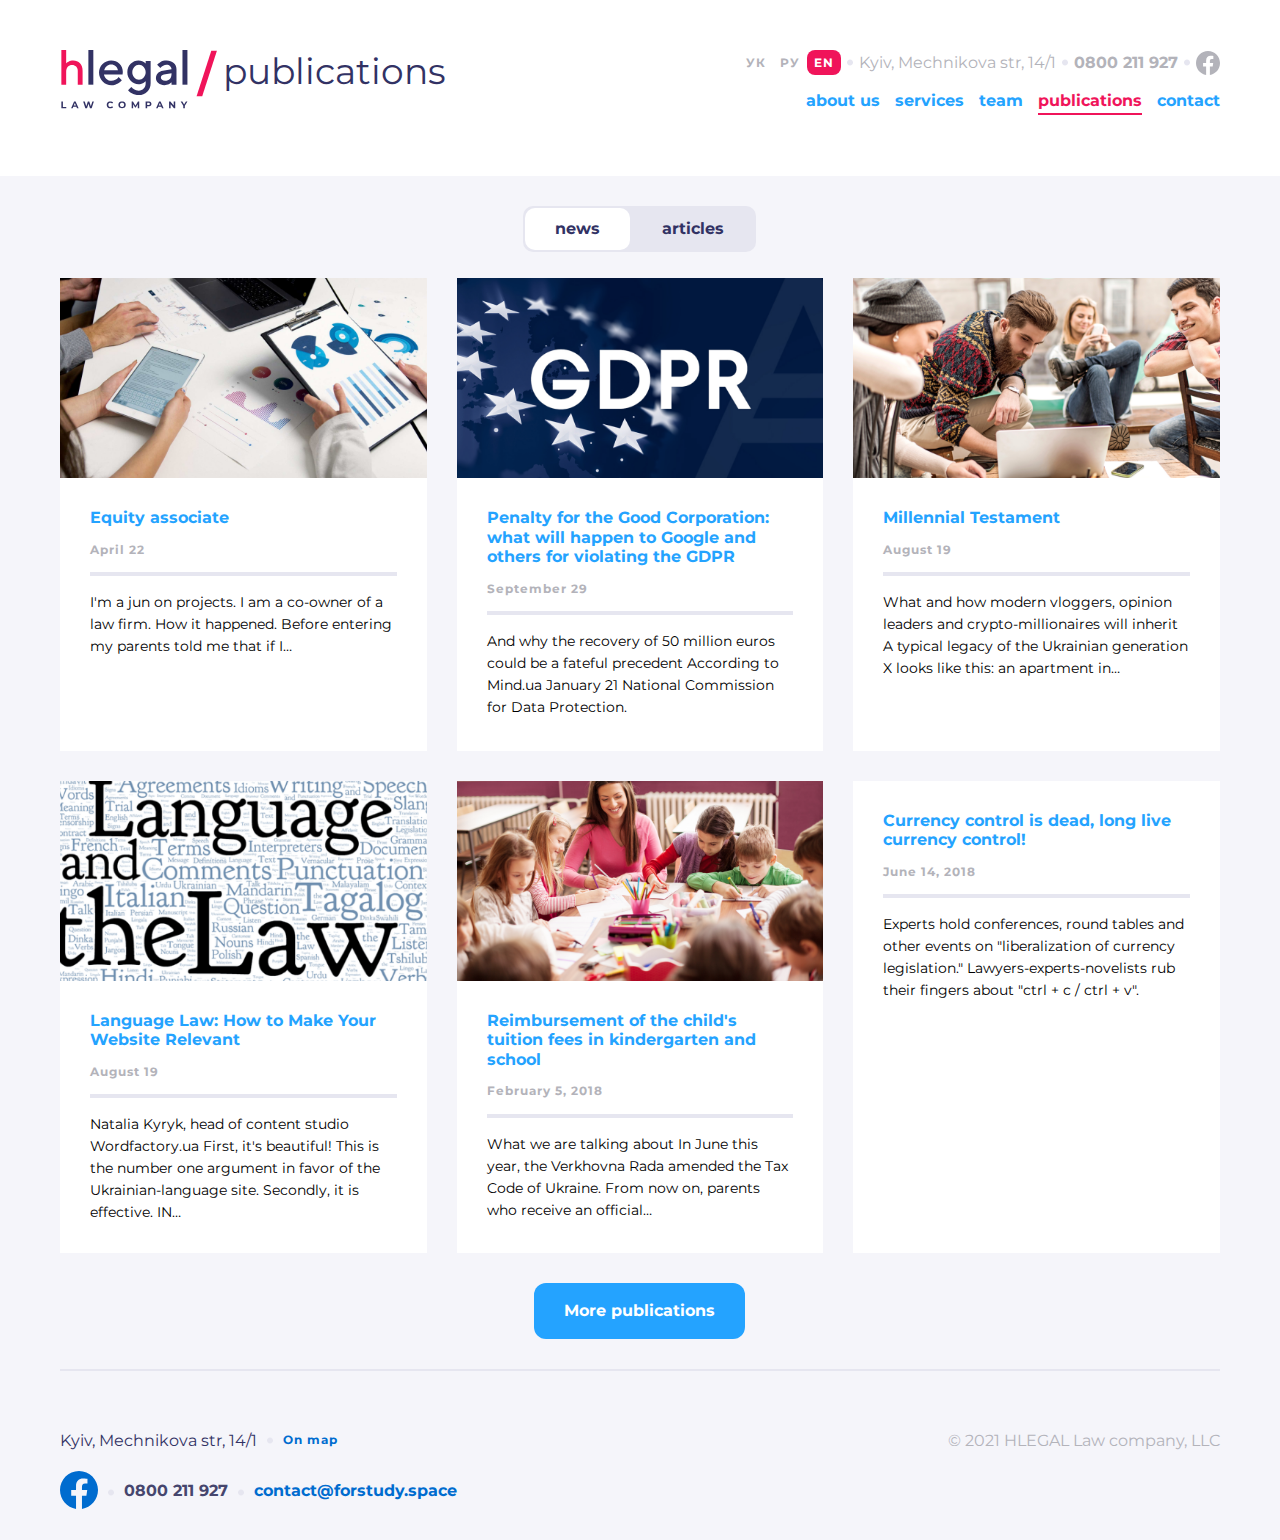
<file: assets/pages/publications.html>
<!DOCTYPE html>
<html lang="en">
<head>
    <meta charset="UTF-8">
    <meta name="viewport" content="width=device-width, initial-scale=1.0">
    <title>publications</title>
    <link rel="stylesheet" href="../css/style.css">
</head>
<body>
    <header class="header">
        <div class="header__logo">
            <div class="header__logo-img">
                <svg width="130" height="60" viewBox="0 0 70 33" fill="none" xmlns="http://www.w3.org/2000/svg">
                    <path d="M2.64358 0H0V19.0926H2.64358V12.0094C2.64358 10.8111 2.94163 9.86583 3.53774 9.20012C4.13384 8.53441 4.95024 8.18824 5.96102 8.18824C6.82926 8.18824 7.55495 8.50778 8.13809 9.12024C8.72123 9.74601 9.01929 10.5315 9.01929 11.4769V19.1059H11.6758V11.4769C11.6758 9.71938 11.1964 8.3347 10.2374 7.29619C9.27846 6.25768 8.02146 5.73843 6.49233 5.73843C6.05173 5.73843 5.61114 5.79168 5.1835 5.91151C4.7429 6.03134 4.39301 6.16448 4.10792 6.31094C3.82283 6.45739 3.5507 6.61717 3.30448 6.80356C3.05826 6.98996 2.8898 7.12311 2.81205 7.20299C2.73429 7.28288 2.6695 7.33613 2.64358 7.37608V0Z" fill="#F0145A"/>
                    <path d="M17.5854 0H14.8601V19.0767H17.5854V0Z" fill="#323264"/>
                    <path d="M33.6593 13.4896L33.7955 12.127C33.7955 10.3011 33.196 8.77493 31.9696 7.54857C30.7433 6.32221 29.2171 5.72266 27.3912 5.72266C25.5653 5.72266 23.9847 6.37672 22.6765 7.68483C21.3684 8.99295 20.7144 10.5463 20.7144 12.3995C20.7144 14.3072 21.3957 15.9423 22.731 17.305C24.0664 18.6676 25.6743 19.3489 27.5275 19.3489C28.236 19.3489 28.8901 19.2399 29.5442 19.0491C30.1982 18.8311 30.7433 18.6131 31.1248 18.3951C31.5336 18.1498 31.9424 17.8773 32.2967 17.5775C32.6509 17.2777 32.8962 17.0597 33.0052 16.9234C33.1142 16.7872 33.196 16.7054 33.2505 16.6236L31.4791 14.8522L31.0703 15.37C30.7978 15.6971 30.3345 16.0241 29.6804 16.3784C28.9991 16.7327 28.2905 16.8962 27.5275 16.8962C26.4646 16.8962 25.5653 16.5691 24.8022 15.8878C24.0392 15.2065 23.5759 14.4162 23.4396 13.4896H33.6593ZM27.3912 8.03912C28.3996 8.03912 29.2171 8.33889 29.8984 8.9112C30.5525 9.51075 30.9613 10.2466 31.1248 11.1732H23.5486C23.7939 10.2466 24.2299 9.51075 24.9112 8.9112C25.5653 8.33889 26.4101 8.03912 27.3912 8.03912Z" fill="#323264"/>
                    <path d="M46.3695 18.286C46.3695 19.4852 46.0153 20.4662 45.2794 21.2293C44.5709 21.9651 43.6715 22.3467 42.5542 22.3467C42.0637 22.3467 41.5731 22.2649 41.1098 22.1286C40.6465 21.9924 40.2922 21.8289 39.9925 21.6381C39.6927 21.4473 39.4202 21.2566 39.1476 21.0113C38.9024 20.766 38.7389 20.6025 38.6571 20.5207C38.5753 20.439 38.5208 20.3572 38.4663 20.3027L36.6949 22.0741L36.9129 22.3467C37.0492 22.5374 37.2945 22.7827 37.6215 23.0552C37.9485 23.3005 38.3301 23.573 38.7661 23.8455C39.2021 24.0908 39.7472 24.3088 40.4285 24.4996C41.1098 24.6904 41.8184 24.7994 42.5542 24.7994C44.4074 24.7994 45.9335 24.1726 47.2144 22.919C48.468 21.6381 49.0948 20.112 49.0948 18.2588V5.99518H46.3695V7.3578L45.9062 6.94902C45.6065 6.67649 45.1432 6.40397 44.4891 6.13144C43.8351 5.85892 43.1265 5.72266 42.4179 5.72266C40.7555 5.72266 39.3384 6.34946 38.112 7.63033C36.8857 8.9112 36.2861 10.4373 36.2861 12.2632C36.2861 14.0892 36.8857 15.6153 38.112 16.8962C39.3384 18.177 40.7555 18.8038 42.4179 18.8038C42.8812 18.8038 43.3173 18.7493 43.7806 18.6403C44.2166 18.5041 44.5709 18.3678 44.8707 18.2315C45.1704 18.0953 45.443 17.9318 45.6882 17.741C45.9335 17.5502 46.1243 17.414 46.1788 17.3595L46.3695 17.1687V18.286ZM39.0114 12.2632C39.0114 11.1186 39.3657 10.1648 40.1015 9.37449C40.8373 8.58417 41.7094 8.17538 42.6905 8.17538C43.6715 8.17538 44.5436 8.58417 45.2794 9.37449C45.988 10.1648 46.3695 11.1186 46.3695 12.2632C46.3695 13.4079 45.988 14.3617 45.2794 15.152C44.5436 15.9423 43.6715 16.3511 42.6905 16.3511C41.7094 16.3511 40.8373 15.9423 40.1015 15.152C39.3657 14.3617 39.0114 13.4079 39.0114 12.2632Z" fill="#323264"/>
                    <path d="M63.3195 19.0764V10.6281C63.3195 9.23823 62.8017 8.06637 61.7934 7.13979C60.7851 6.18595 59.4769 5.72266 57.869 5.72266C57.2422 5.72266 56.6154 5.80441 56.0159 5.96793C55.4163 6.1587 54.9258 6.34946 54.5715 6.56748C54.2172 6.7855 53.8629 7.03078 53.5359 7.33055C53.2089 7.60308 53.0181 7.79384 52.9091 7.90285C52.8273 8.01186 52.7456 8.09362 52.6911 8.17538L54.4625 9.94679L54.8168 9.4835C55.0348 9.18372 55.4163 8.9112 55.9886 8.61142C56.5609 8.31164 57.1877 8.17538 57.869 8.17538C58.6594 8.17538 59.3134 8.42065 59.8312 8.88394C60.349 9.34724 60.5943 9.94679 60.5943 10.6281L55.8251 11.4457C54.6533 11.6364 53.6994 12.0997 53.0454 12.8356C52.364 13.5714 52.0098 14.4707 52.0098 15.5335C52.0098 16.5419 52.4458 17.414 53.3179 18.177C54.2172 18.9674 55.3073 19.3489 56.6427 19.3489C57.106 19.3489 57.542 19.2944 57.9781 19.1581C58.4413 19.0491 58.7956 18.9129 59.0954 18.7766C59.3952 18.6403 59.6677 18.4768 59.913 18.286C60.1582 18.0953 60.3218 17.959 60.4308 17.9045C60.5125 17.8228 60.567 17.741 60.5943 17.7137V19.0764H63.3195ZM57.0515 16.8962C56.3429 16.8962 55.7706 16.7327 55.3618 16.4056C54.9258 16.0786 54.735 15.6971 54.735 15.261C54.735 14.7977 54.8713 14.3889 55.1711 14.0892C55.4708 13.7894 55.8796 13.5714 56.3702 13.4896L60.5943 12.8083V13.0808C60.5943 14.3072 60.2945 15.2338 59.6677 15.9151C59.0409 16.5691 58.1688 16.8962 57.0515 16.8962Z" fill="#323264"/>
                    <path d="M69.3332 0H66.6079V19.0767H69.3332V0Z" fill="#323264"/>
                    <path d="M0 28.3298H0.852878V31.3201H2.70078V32.0151H0V28.3298Z" fill="#323264"/>
                    <path d="M8.26752 31.2254H6.5565L6.23009 32.0151H5.35615L6.99873 28.3298H7.84108L9.48893 32.0151H8.59393L8.26752 31.2254ZM7.99902 30.5778L7.41464 29.1669L6.83026 30.5778H7.99902Z" fill="#323264"/>
                    <path d="M17.8731 28.3298L16.6675 32.0151H15.7515L14.9407 29.5196L14.1036 32.0151H13.1928L11.982 28.3298H12.8664L13.6982 30.92L14.5669 28.3298H15.3566L16.199 30.9411L17.0571 28.3298H17.8731Z" fill="#323264"/>
                    <path d="M26.9457 32.0782C26.5702 32.0782 26.2297 31.9975 25.9244 31.8361C25.6225 31.6711 25.3838 31.4447 25.2084 31.1569C25.0364 30.8656 24.9504 30.5374 24.9504 30.1724C24.9504 29.8074 25.0364 29.481 25.2084 29.1932C25.3838 28.9019 25.6225 28.6755 25.9244 28.514C26.2297 28.3491 26.5719 28.2666 26.951 28.2666C27.2704 28.2666 27.5582 28.3228 27.8144 28.4351C28.0741 28.5474 28.2917 28.7088 28.4672 28.9194L27.9197 29.4248C27.6705 29.137 27.3616 28.9931 26.9931 28.9931C26.7649 28.9931 26.5614 29.044 26.3824 29.1458C26.2034 29.2441 26.063 29.3827 25.9612 29.5617C25.8629 29.7407 25.8138 29.9443 25.8138 30.1724C25.8138 30.4006 25.8629 30.6041 25.9612 30.7831C26.063 30.9621 26.2034 31.1025 26.3824 31.2043C26.5614 31.3026 26.7649 31.3517 26.9931 31.3517C27.3616 31.3517 27.6705 31.206 27.9197 30.9147L28.4672 31.4201C28.2917 31.6342 28.0741 31.7974 27.8144 31.9098C27.5547 32.0221 27.2651 32.0782 26.9457 32.0782Z" fill="#323264"/>
                    <path d="M33.3831 32.0782C33.0005 32.0782 32.6548 31.9958 32.3459 31.8308C32.0406 31.6658 31.8002 31.4395 31.6247 31.1516C31.4527 30.8603 31.3667 30.5339 31.3667 30.1724C31.3667 29.8109 31.4527 29.4863 31.6247 29.1985C31.8002 28.9071 32.0406 28.679 32.3459 28.514C32.6548 28.3491 33.0005 28.2666 33.3831 28.2666C33.7657 28.2666 34.1096 28.3491 34.415 28.514C34.7203 28.679 34.9607 28.9071 35.1362 29.1985C35.3117 29.4863 35.3995 29.8109 35.3995 30.1724C35.3995 30.5339 35.3117 30.8603 35.1362 31.1516C34.9607 31.4395 34.7203 31.6658 34.415 31.8308C34.1096 31.9958 33.7657 32.0782 33.3831 32.0782ZM33.3831 31.3517C33.6007 31.3517 33.7972 31.3026 33.9727 31.2043C34.1482 31.1025 34.2851 30.9621 34.3834 30.7831C34.4852 30.6041 34.5361 30.4006 34.5361 30.1724C34.5361 29.9443 34.4852 29.7407 34.3834 29.5617C34.2851 29.3827 34.1482 29.2441 33.9727 29.1458C33.7972 29.044 33.6007 28.9931 33.3831 28.9931C33.1655 28.9931 32.9689 29.044 32.7934 29.1458C32.618 29.2441 32.4793 29.3827 32.3775 29.5617C32.2793 29.7407 32.2301 29.9443 32.2301 30.1724C32.2301 30.4006 32.2793 30.6041 32.3775 30.7831C32.4793 30.9621 32.618 31.1025 32.7934 31.2043C32.9689 31.3026 33.1655 31.3517 33.3831 31.3517Z" fill="#323264"/>
                    <path d="M42.0264 32.0151L42.0211 29.8039L40.9366 31.6255H40.5523L39.473 29.8513V32.0151H38.6728V28.3298H39.3782L40.7576 30.6199L42.1159 28.3298H42.8161L42.8266 32.0151H42.0264Z" fill="#323264"/>
                    <path d="M47.9285 28.3298C48.2549 28.3298 48.5374 28.3842 48.7761 28.493C49.0183 28.6018 49.2043 28.7562 49.3342 28.9563C49.464 29.1563 49.529 29.3932 49.529 29.667C49.529 29.9373 49.464 30.1742 49.3342 30.3777C49.2043 30.5778 49.0183 30.7322 48.7761 30.841C48.5374 30.9463 48.2549 30.999 47.9285 30.999H47.1862V32.0151H46.3333V28.3298H47.9285ZM47.8811 30.304C48.1373 30.304 48.3321 30.2496 48.4655 30.1408C48.5989 30.0285 48.6656 29.8706 48.6656 29.667C48.6656 29.4599 48.5989 29.302 48.4655 29.1932C48.3321 29.0809 48.1373 29.0247 47.8811 29.0247H47.1862V30.304H47.8811Z" fill="#323264"/>
                    <path d="M55.0121 31.2254H53.3011L52.9747 32.0151H52.1008L53.7433 28.3298H54.5857L56.2335 32.0151H55.3385L55.0121 31.2254ZM54.7436 30.5778L54.1592 29.1669L53.5749 30.5778H54.7436Z" fill="#323264"/>
                    <path d="M62.6281 28.3298V32.0151H61.9279L60.0906 29.7776V32.0151H59.2482V28.3298H59.9537L61.7858 30.5673V28.3298H62.6281Z" fill="#323264"/>
                    <path d="M67.9013 30.7094V32.0151H67.0485V30.6989L65.6217 28.3298H66.5273L67.5117 29.9671L68.4963 28.3298H69.3333L67.9013 30.7094Z" fill="#323264"/>
                </svg>
            </div>
            <div class="header__logo-slash">
                <svg width="21" height="47" viewBox="0 0 12 26" fill="none" xmlns="http://www.w3.org/2000/svg">
                    <path fill-rule="evenodd" clip-rule="evenodd" d="M8.72803 0H11.9503L3.5555 26H0.333252L8.72803 0Z" fill="#F0145A"/>
                </svg>
                    
            </div>
            <div class="header__logo-text">
                <p>publications</p>
            </div>
            <button class="header__logo-burger">
                <svg width="32" height="33" viewBox="0 0 32 33" fill="none" xmlns="http://www.w3.org/2000/svg">
                    <path d="M7 10.5H25" stroke="#323264" stroke-width="2"/>
                    <path d="M7 16.5H25" stroke="#323264" stroke-width="2"/>
                    <path d="M7 22.5H25" stroke="#323264" stroke-width="2"/>
                </svg>
                    
            </button>
        </div>
        <div class="header__contakt">
            <div class="header__contakt-language">
                <div class="language language__hover"><a href="#">УК</a></div>
                <div class="language language__hover"><a href="#">РУ</a></div>
                <div class="language aktiv-lan"><a href="#">EN</a></div>
            </div>
            <div class="dot">
                <img src="../images/Dot.png" alt="dot">
            </div>
            <div class="header__contak-adress">
                <p>Kyiv, Mechnikova str, 14/1</p>
            </div>
            <div class="dot">
                <img src="../images/Dot.png" alt="dot">
            </div>
            <div class="header__contak-phone">
                <p>0800 211 927</p>
            </div>
            <div class="dot">
                <img src="../images/Dot.png" alt="dot">
            </div>
            <div class="header__contak-facebook">
                <svg width="24" height="24" viewBox="0 0 24 24" fill="none" xmlns="http://www.w3.org/2000/svg">
                    <g clip-path="url(#clip0_22721_6686)">
                    <path d="M24 12.0733C24 5.40541 18.6274 0 12 0C5.37258 0 0 5.40541 0 12.0733C0 18.0995 4.38823 23.0943 10.125 24V15.5633H7.07813V12.0733H10.125V9.41343C10.125 6.38755 11.9165 4.71615 14.6576 4.71615C15.9705 4.71615 17.3438 4.95195 17.3438 4.95195V7.92313H15.8306C14.3399 7.92313 13.875 8.85379 13.875 9.80857V12.0733H17.2031L16.6711 15.5633H13.875V24C19.6118 23.0943 24 18.0995 24 12.0733Z" fill="#B3B3BA"/>
                    </g>
                    <defs>
                    <clipPath id="clip0_22721_6686">
                    <rect width="24" height="24" fill="white"/>
                    </clipPath>
                    </defs>
                </svg>
                    
            </div>
        </div>
        <div class="header__nav">
            <ul class="header__nav-item">
                <li class="nav-item nav__hover"><a href="../pages/about.html">about us</a></li>
                <li class="nav-item nav__hover"><a href="#">services</a></li>
                <li class="nav-item nav__hover"><a href="./team.html">team</a></li>
                <li class="nav-item nav-aktiv"><a href="./publications.html">publications</a></li>
                <li class="nav-item nav__hover"><a href="#">contact</a></li>
            </ul>
        </div>
        
    </header>
    <main class="main__publications">
        <div class="main__publications-conteiner">
            <div class="publications-conteiner-segmented">
                <a href="#">
                    <div class="segmented-nesw nesw-aktiv">news</div>
                </a>
                <a href="#">
                    <div class="segmented-articles">articles</div>
                </a>
            </div>
            <div class="publications-conteiner-1 publications-conteiner">
                <a href="./_publication_page.html">
                    <div class="publications-conteiner__img"></div>
                    <div class="publications-conteiner__news">
                        <div class="conteiner__news-title">
                            <h3>Equity associate</h3>
                        </div>
                        <div class="conteiner__news-data">
                            <p>April 22</p>
                        </div>
                        <div class="conteiner__news-informacion">
                            <p>I'm a jun on projects. I am a co-owner of a law firm. How it happened. Before entering my parents told me that if I…</p>
                        </div>
                    </div>
                </a>
            </div>
            <div class="publications-conteiner-2 publications-conteiner">
                <a href="./_publication_page.html">
                    <div class="publications-conteiner__img"></div>
                    <div class="publications-conteiner__news">
                        <div class="conteiner__news-title">
                            <h3>Penalty for the Good Corporation: what will happen to Google and others for violating the GDPR</h3>
                        </div>
                        <div class="conteiner__news-data">
                            <p>September 29</p>
                        </div>
                        <div class="conteiner__news-informacion">
                            <p>And why the recovery of 50 million euros could be a fateful precedent According to Mind.ua January 21 National
                                Commission for Data Protection.
                            </p>
                        </div>
                    </div>
                </a>
            </div>
            <div class="publications-conteiner-3 publications-conteiner">
                <a href="./_publication_page.html">
                    <div class="publications-conteiner__img"></div>
                    <div class="publications-conteiner__news">
                        <div class="conteiner__news-title">
                            <h3>Millennial Testament</h3>
                        </div>
                        <div class="conteiner__news-data">
                            <p>August 19</p>
                        </div>
                        <div class="conteiner__news-informacion">
                            <p>What and how modern vloggers, opinion leaders and crypto-millionaires will inherit A typical legacy of the Ukrainian generation
                                X looks like this: an apartment in…
                            </p>
                        </div>
                    </div>
                </a>
            </div>
            <div class="publications-conteiner-4 publications-conteiner">
                <a href="./_publication_page.html">
                    <div class="publications-conteiner__img"></div>
                    <div class="publications-conteiner__news">
                        <div class="conteiner__news-title">
                            <h3>Language Law: How to Make Your Website Relevant</h3>
                        </div>
                        <div class="conteiner__news-data">
                            <p>August 19</p>
                        </div>
                        <div class="conteiner__news-informacion">
                            <p>Natalia Kyryk, head of content studio Wordfactory.ua First, it's beautiful! This is the number one argument in favor of the Ukrainian-language site.
                                Secondly, it is effective. IN…
                            </p>
                        </div>
                    </div>
                </a>
            </div>
            <div class="publications-conteiner-5 publications-conteiner">
                <a href="./_publication_page.html">
                    <div class="publications-conteiner__img"></div>
                    <div class="publications-conteiner__news">
                        <div class="conteiner__news-title">
                            <h3>Reimbursement of the child's tuition fees in kindergarten and school</h3>
                        </div>
                        <div class="conteiner__news-data">
                            <p>February 5, 2018</p>
                        </div>
                        <div class="conteiner__news-informacion">
                            <p>What we are talking about In June this year, the Verkhovna Rada amended the Tax Code of Ukraine. From now on, parents who receive an official…</p>
                        </div>
                    </div>
                </a>
            </div>
            <div class="publications-conteiner-6 publications-conteiner">
                <a href="./_publication_page.html">
                    <div class="publications-conteiner__img"></div>
                    <div class="publications-conteiner__news">
                        <div class="conteiner__news-title">
                            <h3>Currency control is dead, long live currency control!</h3>
                        </div>
                        <div class="conteiner__news-data">
                            <p>June 14, 2018</p>
                        </div>
                        <div class="conteiner__news-informacion">
                            <p>Experts hold conferences, round tables and other events on "liberalization of currency legislation." Lawyers-experts-novelists rub their
                                fingers about "ctrl + c / ctrl + v".
                            </p>
                        </div>
                    </div>
                </a>
            </div>
            <button class="publications-conteiner-button">More publications</button>
            <div class="publications-conteiner-line"></div>
        </div>
    </main>
    <footer class="footer">
        <div class="footer__conteiner">
            <div class="footer__conteiner-contakt">
                <div class="footer__conteiner-adres">
                    <p>Kyiv, Mechnikova str, 14/1</p>
                </div>
                <div class="dot">
                    <img src="../images/Dot.png" alt="dot">
                </div>
                <div class="footer__conteiner-map">
                    <a href="#">On map</a>
                </div>
            </div>
            <div class="footer__conteiner-networks">
                <div class="footer__conteiner-facebook">
                    <svg width="38" height="38" viewBox="0 0 24 24" fill="none" xmlns="http://www.w3.org/2000/svg">
                        <g clip-path="url(#clip0_22721_6686)">
                        <path d="M24 12.0733C24 5.40541 18.6274 0 12 0C5.37258 0 0 5.40541 0 12.0733C0 18.0995 4.38823 23.0943 10.125 24V15.5633H7.07813V12.0733H10.125V9.41343C10.125 6.38755 11.9165 4.71615 14.6576 4.71615C15.9705 4.71615 17.3438 4.95195 17.3438 4.95195V7.92313H15.8306C14.3399 7.92313 13.875 8.85379 13.875 9.80857V12.0733H17.2031L16.6711 15.5633H13.875V24C19.6118 23.0943 24 18.0995 24 12.0733Z" fill="#B3B3BA"/>
                        </g>
                        <defs>
                        <clipPath id="clip0_22721_6686">
                        <rect width="24" height="24" fill="white"/>
                        </clipPath>
                        </defs>
                    </svg>
                </div>
                <div class="dot footer__conteiner-dot">
                    <img src="../images/Dot.png" alt="dot">
                </div>
                <div class="footer__conteiner-phone">
                    <p>0800 211 927</p>
                </div>
                <div class="dot">
                    <img src="../images/Dot.png" alt="dot">
                </div>
                <div class="footer__conteiner-email">
                    <a href="#">contact@forstudy.space</a>
                </div>
            </div>
            
            <div class="footer__conteiner-company">
                <p>© 2021 HLEGAL Law company, LLC</p>
            </div>
        </div>
    </footer>
    
</body>
</html>
</file>
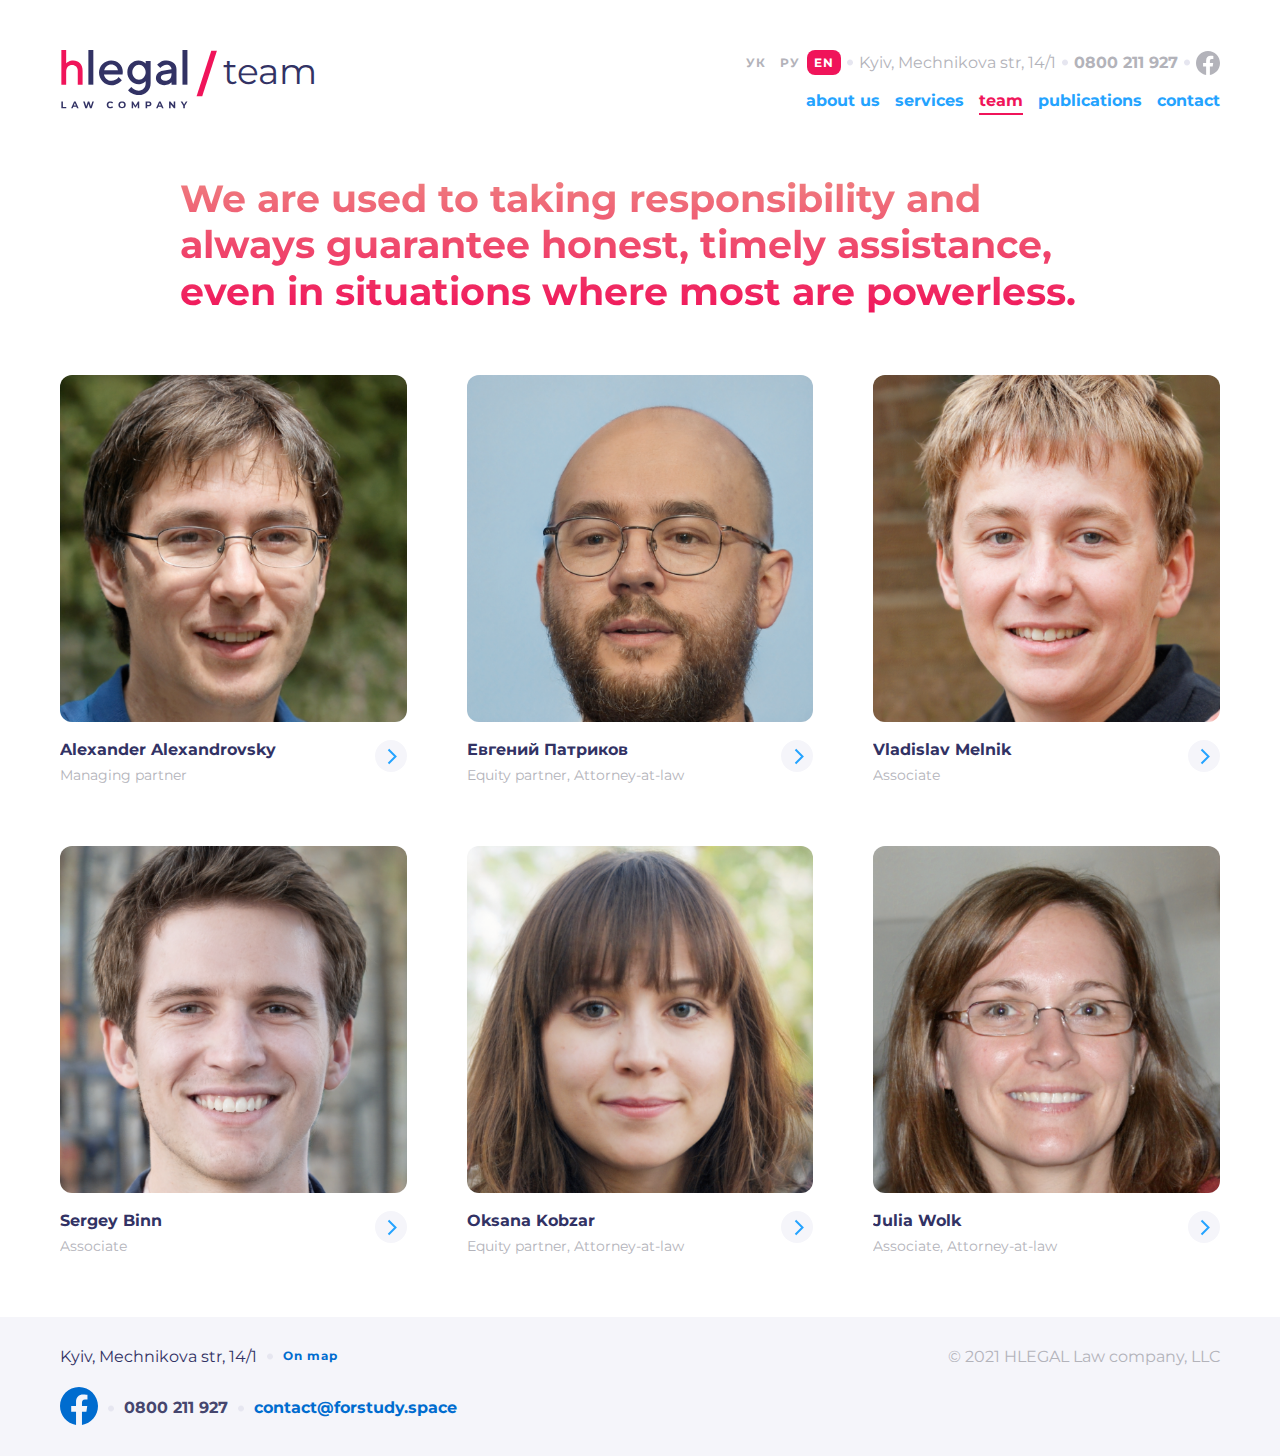
<file: assets/pages/team.html>
<!DOCTYPE html>
<html lang="en">
<head>
    <meta charset="UTF-8">
    <meta name="viewport" content="width=device-width, initial-scale=1.0">
    <title>team</title>
    <link rel="stylesheet" href="../css/style.css">
</head>
<body>
    <header class="header">
        <div class="header__logo">
            <div class="header__logo-img">
                <svg width="130" height="60" viewBox="0 0 70 33" fill="none" xmlns="http://www.w3.org/2000/svg">
                    <path d="M2.64358 0H0V19.0926H2.64358V12.0094C2.64358 10.8111 2.94163 9.86583 3.53774 9.20012C4.13384 8.53441 4.95024 8.18824 5.96102 8.18824C6.82926 8.18824 7.55495 8.50778 8.13809 9.12024C8.72123 9.74601 9.01929 10.5315 9.01929 11.4769V19.1059H11.6758V11.4769C11.6758 9.71938 11.1964 8.3347 10.2374 7.29619C9.27846 6.25768 8.02146 5.73843 6.49233 5.73843C6.05173 5.73843 5.61114 5.79168 5.1835 5.91151C4.7429 6.03134 4.39301 6.16448 4.10792 6.31094C3.82283 6.45739 3.5507 6.61717 3.30448 6.80356C3.05826 6.98996 2.8898 7.12311 2.81205 7.20299C2.73429 7.28288 2.6695 7.33613 2.64358 7.37608V0Z" fill="#F0145A"/>
                    <path d="M17.5854 0H14.8601V19.0767H17.5854V0Z" fill="#323264"/>
                    <path d="M33.6593 13.4896L33.7955 12.127C33.7955 10.3011 33.196 8.77493 31.9696 7.54857C30.7433 6.32221 29.2171 5.72266 27.3912 5.72266C25.5653 5.72266 23.9847 6.37672 22.6765 7.68483C21.3684 8.99295 20.7144 10.5463 20.7144 12.3995C20.7144 14.3072 21.3957 15.9423 22.731 17.305C24.0664 18.6676 25.6743 19.3489 27.5275 19.3489C28.236 19.3489 28.8901 19.2399 29.5442 19.0491C30.1982 18.8311 30.7433 18.6131 31.1248 18.3951C31.5336 18.1498 31.9424 17.8773 32.2967 17.5775C32.6509 17.2777 32.8962 17.0597 33.0052 16.9234C33.1142 16.7872 33.196 16.7054 33.2505 16.6236L31.4791 14.8522L31.0703 15.37C30.7978 15.6971 30.3345 16.0241 29.6804 16.3784C28.9991 16.7327 28.2905 16.8962 27.5275 16.8962C26.4646 16.8962 25.5653 16.5691 24.8022 15.8878C24.0392 15.2065 23.5759 14.4162 23.4396 13.4896H33.6593ZM27.3912 8.03912C28.3996 8.03912 29.2171 8.33889 29.8984 8.9112C30.5525 9.51075 30.9613 10.2466 31.1248 11.1732H23.5486C23.7939 10.2466 24.2299 9.51075 24.9112 8.9112C25.5653 8.33889 26.4101 8.03912 27.3912 8.03912Z" fill="#323264"/>
                    <path d="M46.3695 18.286C46.3695 19.4852 46.0153 20.4662 45.2794 21.2293C44.5709 21.9651 43.6715 22.3467 42.5542 22.3467C42.0637 22.3467 41.5731 22.2649 41.1098 22.1286C40.6465 21.9924 40.2922 21.8289 39.9925 21.6381C39.6927 21.4473 39.4202 21.2566 39.1476 21.0113C38.9024 20.766 38.7389 20.6025 38.6571 20.5207C38.5753 20.439 38.5208 20.3572 38.4663 20.3027L36.6949 22.0741L36.9129 22.3467C37.0492 22.5374 37.2945 22.7827 37.6215 23.0552C37.9485 23.3005 38.3301 23.573 38.7661 23.8455C39.2021 24.0908 39.7472 24.3088 40.4285 24.4996C41.1098 24.6904 41.8184 24.7994 42.5542 24.7994C44.4074 24.7994 45.9335 24.1726 47.2144 22.919C48.468 21.6381 49.0948 20.112 49.0948 18.2588V5.99518H46.3695V7.3578L45.9062 6.94902C45.6065 6.67649 45.1432 6.40397 44.4891 6.13144C43.8351 5.85892 43.1265 5.72266 42.4179 5.72266C40.7555 5.72266 39.3384 6.34946 38.112 7.63033C36.8857 8.9112 36.2861 10.4373 36.2861 12.2632C36.2861 14.0892 36.8857 15.6153 38.112 16.8962C39.3384 18.177 40.7555 18.8038 42.4179 18.8038C42.8812 18.8038 43.3173 18.7493 43.7806 18.6403C44.2166 18.5041 44.5709 18.3678 44.8707 18.2315C45.1704 18.0953 45.443 17.9318 45.6882 17.741C45.9335 17.5502 46.1243 17.414 46.1788 17.3595L46.3695 17.1687V18.286ZM39.0114 12.2632C39.0114 11.1186 39.3657 10.1648 40.1015 9.37449C40.8373 8.58417 41.7094 8.17538 42.6905 8.17538C43.6715 8.17538 44.5436 8.58417 45.2794 9.37449C45.988 10.1648 46.3695 11.1186 46.3695 12.2632C46.3695 13.4079 45.988 14.3617 45.2794 15.152C44.5436 15.9423 43.6715 16.3511 42.6905 16.3511C41.7094 16.3511 40.8373 15.9423 40.1015 15.152C39.3657 14.3617 39.0114 13.4079 39.0114 12.2632Z" fill="#323264"/>
                    <path d="M63.3195 19.0764V10.6281C63.3195 9.23823 62.8017 8.06637 61.7934 7.13979C60.7851 6.18595 59.4769 5.72266 57.869 5.72266C57.2422 5.72266 56.6154 5.80441 56.0159 5.96793C55.4163 6.1587 54.9258 6.34946 54.5715 6.56748C54.2172 6.7855 53.8629 7.03078 53.5359 7.33055C53.2089 7.60308 53.0181 7.79384 52.9091 7.90285C52.8273 8.01186 52.7456 8.09362 52.6911 8.17538L54.4625 9.94679L54.8168 9.4835C55.0348 9.18372 55.4163 8.9112 55.9886 8.61142C56.5609 8.31164 57.1877 8.17538 57.869 8.17538C58.6594 8.17538 59.3134 8.42065 59.8312 8.88394C60.349 9.34724 60.5943 9.94679 60.5943 10.6281L55.8251 11.4457C54.6533 11.6364 53.6994 12.0997 53.0454 12.8356C52.364 13.5714 52.0098 14.4707 52.0098 15.5335C52.0098 16.5419 52.4458 17.414 53.3179 18.177C54.2172 18.9674 55.3073 19.3489 56.6427 19.3489C57.106 19.3489 57.542 19.2944 57.9781 19.1581C58.4413 19.0491 58.7956 18.9129 59.0954 18.7766C59.3952 18.6403 59.6677 18.4768 59.913 18.286C60.1582 18.0953 60.3218 17.959 60.4308 17.9045C60.5125 17.8228 60.567 17.741 60.5943 17.7137V19.0764H63.3195ZM57.0515 16.8962C56.3429 16.8962 55.7706 16.7327 55.3618 16.4056C54.9258 16.0786 54.735 15.6971 54.735 15.261C54.735 14.7977 54.8713 14.3889 55.1711 14.0892C55.4708 13.7894 55.8796 13.5714 56.3702 13.4896L60.5943 12.8083V13.0808C60.5943 14.3072 60.2945 15.2338 59.6677 15.9151C59.0409 16.5691 58.1688 16.8962 57.0515 16.8962Z" fill="#323264"/>
                    <path d="M69.3332 0H66.6079V19.0767H69.3332V0Z" fill="#323264"/>
                    <path d="M0 28.3298H0.852878V31.3201H2.70078V32.0151H0V28.3298Z" fill="#323264"/>
                    <path d="M8.26752 31.2254H6.5565L6.23009 32.0151H5.35615L6.99873 28.3298H7.84108L9.48893 32.0151H8.59393L8.26752 31.2254ZM7.99902 30.5778L7.41464 29.1669L6.83026 30.5778H7.99902Z" fill="#323264"/>
                    <path d="M17.8731 28.3298L16.6675 32.0151H15.7515L14.9407 29.5196L14.1036 32.0151H13.1928L11.982 28.3298H12.8664L13.6982 30.92L14.5669 28.3298H15.3566L16.199 30.9411L17.0571 28.3298H17.8731Z" fill="#323264"/>
                    <path d="M26.9457 32.0782C26.5702 32.0782 26.2297 31.9975 25.9244 31.8361C25.6225 31.6711 25.3838 31.4447 25.2084 31.1569C25.0364 30.8656 24.9504 30.5374 24.9504 30.1724C24.9504 29.8074 25.0364 29.481 25.2084 29.1932C25.3838 28.9019 25.6225 28.6755 25.9244 28.514C26.2297 28.3491 26.5719 28.2666 26.951 28.2666C27.2704 28.2666 27.5582 28.3228 27.8144 28.4351C28.0741 28.5474 28.2917 28.7088 28.4672 28.9194L27.9197 29.4248C27.6705 29.137 27.3616 28.9931 26.9931 28.9931C26.7649 28.9931 26.5614 29.044 26.3824 29.1458C26.2034 29.2441 26.063 29.3827 25.9612 29.5617C25.8629 29.7407 25.8138 29.9443 25.8138 30.1724C25.8138 30.4006 25.8629 30.6041 25.9612 30.7831C26.063 30.9621 26.2034 31.1025 26.3824 31.2043C26.5614 31.3026 26.7649 31.3517 26.9931 31.3517C27.3616 31.3517 27.6705 31.206 27.9197 30.9147L28.4672 31.4201C28.2917 31.6342 28.0741 31.7974 27.8144 31.9098C27.5547 32.0221 27.2651 32.0782 26.9457 32.0782Z" fill="#323264"/>
                    <path d="M33.3831 32.0782C33.0005 32.0782 32.6548 31.9958 32.3459 31.8308C32.0406 31.6658 31.8002 31.4395 31.6247 31.1516C31.4527 30.8603 31.3667 30.5339 31.3667 30.1724C31.3667 29.8109 31.4527 29.4863 31.6247 29.1985C31.8002 28.9071 32.0406 28.679 32.3459 28.514C32.6548 28.3491 33.0005 28.2666 33.3831 28.2666C33.7657 28.2666 34.1096 28.3491 34.415 28.514C34.7203 28.679 34.9607 28.9071 35.1362 29.1985C35.3117 29.4863 35.3995 29.8109 35.3995 30.1724C35.3995 30.5339 35.3117 30.8603 35.1362 31.1516C34.9607 31.4395 34.7203 31.6658 34.415 31.8308C34.1096 31.9958 33.7657 32.0782 33.3831 32.0782ZM33.3831 31.3517C33.6007 31.3517 33.7972 31.3026 33.9727 31.2043C34.1482 31.1025 34.2851 30.9621 34.3834 30.7831C34.4852 30.6041 34.5361 30.4006 34.5361 30.1724C34.5361 29.9443 34.4852 29.7407 34.3834 29.5617C34.2851 29.3827 34.1482 29.2441 33.9727 29.1458C33.7972 29.044 33.6007 28.9931 33.3831 28.9931C33.1655 28.9931 32.9689 29.044 32.7934 29.1458C32.618 29.2441 32.4793 29.3827 32.3775 29.5617C32.2793 29.7407 32.2301 29.9443 32.2301 30.1724C32.2301 30.4006 32.2793 30.6041 32.3775 30.7831C32.4793 30.9621 32.618 31.1025 32.7934 31.2043C32.9689 31.3026 33.1655 31.3517 33.3831 31.3517Z" fill="#323264"/>
                    <path d="M42.0264 32.0151L42.0211 29.8039L40.9366 31.6255H40.5523L39.473 29.8513V32.0151H38.6728V28.3298H39.3782L40.7576 30.6199L42.1159 28.3298H42.8161L42.8266 32.0151H42.0264Z" fill="#323264"/>
                    <path d="M47.9285 28.3298C48.2549 28.3298 48.5374 28.3842 48.7761 28.493C49.0183 28.6018 49.2043 28.7562 49.3342 28.9563C49.464 29.1563 49.529 29.3932 49.529 29.667C49.529 29.9373 49.464 30.1742 49.3342 30.3777C49.2043 30.5778 49.0183 30.7322 48.7761 30.841C48.5374 30.9463 48.2549 30.999 47.9285 30.999H47.1862V32.0151H46.3333V28.3298H47.9285ZM47.8811 30.304C48.1373 30.304 48.3321 30.2496 48.4655 30.1408C48.5989 30.0285 48.6656 29.8706 48.6656 29.667C48.6656 29.4599 48.5989 29.302 48.4655 29.1932C48.3321 29.0809 48.1373 29.0247 47.8811 29.0247H47.1862V30.304H47.8811Z" fill="#323264"/>
                    <path d="M55.0121 31.2254H53.3011L52.9747 32.0151H52.1008L53.7433 28.3298H54.5857L56.2335 32.0151H55.3385L55.0121 31.2254ZM54.7436 30.5778L54.1592 29.1669L53.5749 30.5778H54.7436Z" fill="#323264"/>
                    <path d="M62.6281 28.3298V32.0151H61.9279L60.0906 29.7776V32.0151H59.2482V28.3298H59.9537L61.7858 30.5673V28.3298H62.6281Z" fill="#323264"/>
                    <path d="M67.9013 30.7094V32.0151H67.0485V30.6989L65.6217 28.3298H66.5273L67.5117 29.9671L68.4963 28.3298H69.3333L67.9013 30.7094Z" fill="#323264"/>
                </svg>
            </div>
            <div class="header__logo-slash">
                <svg width="21" height="47" viewBox="0 0 12 26" fill="none" xmlns="http://www.w3.org/2000/svg">
                    <path fill-rule="evenodd" clip-rule="evenodd" d="M8.72803 0H11.9503L3.5555 26H0.333252L8.72803 0Z" fill="#F0145A"/>
                </svg>
                    
            </div>
            <div class="header__logo-text">
                <p>team</p>
            </div>
            <button class="header__logo-burger">
                <svg width="32" height="33" viewBox="0 0 32 33" fill="none" xmlns="http://www.w3.org/2000/svg">
                    <path d="M7 10.5H25" stroke="#323264" stroke-width="2"/>
                    <path d="M7 16.5H25" stroke="#323264" stroke-width="2"/>
                    <path d="M7 22.5H25" stroke="#323264" stroke-width="2"/>
                </svg>
                    
            </button>
        </div>
        <div class="header__contakt">
            <div class="header__contakt-language">
                <div class="language language__hover"><a href="#">УК</a></div>
                <div class="language language__hover"><a href="#">РУ</a></div>
                <div class="language aktiv-lan"><a href="#">EN</a></div>
            </div>
            <div class="dot">
                <img src="../images/Dot.png" alt="dot">
            </div>
            <div class="header__contak-adress">
                <p>Kyiv, Mechnikova str, 14/1</p>
            </div>
            <div class="dot">
                <img src="../images/Dot.png" alt="dot">
            </div>
            <div class="header__contak-phone">
                <p>0800 211 927</p>
            </div>
            <div class="dot">
                <img src="../images/Dot.png" alt="dot">
            </div>
            <div class="header__contak-facebook">
                <svg width="24" height="24" viewBox="0 0 24 24" fill="none" xmlns="http://www.w3.org/2000/svg">
                    <g clip-path="url(#clip0_22721_6686)">
                    <path d="M24 12.0733C24 5.40541 18.6274 0 12 0C5.37258 0 0 5.40541 0 12.0733C0 18.0995 4.38823 23.0943 10.125 24V15.5633H7.07813V12.0733H10.125V9.41343C10.125 6.38755 11.9165 4.71615 14.6576 4.71615C15.9705 4.71615 17.3438 4.95195 17.3438 4.95195V7.92313H15.8306C14.3399 7.92313 13.875 8.85379 13.875 9.80857V12.0733H17.2031L16.6711 15.5633H13.875V24C19.6118 23.0943 24 18.0995 24 12.0733Z" fill="#B3B3BA"/>
                    </g>
                    <defs>
                    <clipPath id="clip0_22721_6686">
                    <rect width="24" height="24" fill="white"/>
                    </clipPath>
                    </defs>
                </svg>
                    
            </div>
        </div>
        <div class="header__nav">
            <ul class="header__nav-item">
                <li class="nav-item nav__hover"><a href="./assets/pages/about.html">about us</a></li>
                <li class="nav-item nav__hover"><a href="#">services</a></li>
                <li class="nav-item nav-aktiv"><a href="./assets/pages/team.html">team</a></li>
                <li class="nav-item nav__hover"><a href="#">publications</a></li>
                <li class="nav-item nav__hover"><a href="#">contact</a></li>
            </ul>
        </div>
        
    </header>
    <main class="main__team">
        <div class="main__team-conteiner">
            <div class="main__team-title grid__col-title">
                <h1>We are used to taking responsibility and always guarantee honest, timely assistance, even in situations where most are powerless.</h1>
            </div>
            <div class="main__team-item grid__col-1">
                <div class="team-item__foto">
                    <img src="../images/Team-1.png" alt="foto">
                </div>
                <div class="team-item__informacion">
                    <div class="team-item__informacion-left">
                        <div class="informacion-left__name">
                            <h3>Alexander Alexandrovsky</h3>
                        </div>
                        <div class="informacion-left__position">
                            <p>Managing partner</p>
                        </div>
                    </div>
                    <div class="team-item__informacion-ring">
                        <a href="#">
                            <svg width="10" height="17" viewBox="0 0 10 17" fill="none" xmlns="http://www.w3.org/2000/svg">
                                <path d="M1.5 15.5L8.5 8.5L1.5 1.5" stroke="#24A3FF" stroke-width="2"/>
                            </svg>                       
                        </a>                                                   
                    </div>
                </div>
            </div>
            <div class="main__team-item grid__col-2">
                <div class="team-item__foto">
                    <img src="../images/Team-2.png" alt="foto">
                </div>
                <div class="team-item__informacion">
                    <div class="team-item__informacion-left">
                        <div class="informacion-left__name">
                            <h3>Евгений Патриков</h3>
                        </div>
                        <div class="informacion-left__position">
                            <p>Equity partner, Attorney-at-law</p>
                        </div>
                    </div>
                    <div class="team-item__informacion-ring">
                        <a href="#">
                            <svg width="10" height="17" viewBox="0 0 10 17" fill="none" xmlns="http://www.w3.org/2000/svg">
                                <path d="M1.5 15.5L8.5 8.5L1.5 1.5" stroke="#24A3FF" stroke-width="2"/>
                            </svg>                       
                        </a>
                    </div>
                </div>
            </div>
            <div class="main__team-item grid__col-3">
                <div class="team-item__foto">
                    <img src="../images/Team-3.png" alt="foto">
                </div>
                <div class="team-item__informacion">
                    <div class="team-item__informacion-left">
                        <div class="informacion-left__name">
                            <h3>Vladislav Melnik</h3>
                        </div>
                        <div class="informacion-left__position">
                            <p>Associate</p>
                        </div>
                    </div>
                    <div class="team-item__informacion-ring">
                        <a href="#">
                            <svg width="10" height="17" viewBox="0 0 10 17" fill="none" xmlns="http://www.w3.org/2000/svg">
                                <path d="M1.5 15.5L8.5 8.5L1.5 1.5" stroke="#24A3FF" stroke-width="2"/>
                            </svg>                       
                        </a>
                    </div>
                </div>
            </div>
            <div class="main__team-item grid__col-4">
                <div class="team-item__foto">
                    <img src="../images/Team-4.png" alt="foto">
                </div>
                <div class="team-item__informacion">
                    <div class="team-item__informacion-left">
                        <div class="informacion-left__name">
                            <h3>Sergey Binn</h3>
                        </div>
                        <div class="informacion-left__position">
                            <p>Associate</p>
                        </div>
                    </div>
                    <div class="team-item__informacion-ring">
                        <a href="#">
                            <svg width="10" height="17" viewBox="0 0 10 17" fill="none" xmlns="http://www.w3.org/2000/svg">
                                <path d="M1.5 15.5L8.5 8.5L1.5 1.5" stroke="#24A3FF" stroke-width="2"/>
                            </svg>                       
                        </a>
                    </div>
                </div>
            </div>
            <div class="main__team-item grid__col-5">
                <div class="team-item__foto">
                    <img src="../images/Team-5.png" alt="foto">
                </div>
                <div class="team-item__informacion">
                    <div class="team-item__informacion-left">
                        <div class="informacion-left__name">
                            <h3>Oksana Kobzar</h3>
                        </div>
                        <div class="informacion-left__position">
                            <p>Equity partner, Attorney-at-law</p>
                        </div>
                    </div>
                    <div class="team-item__informacion-ring">
                        <a href="#">
                            <svg width="10" height="17" viewBox="0 0 10 17" fill="none" xmlns="http://www.w3.org/2000/svg">
                                <path d="M1.5 15.5L8.5 8.5L1.5 1.5" stroke="#24A3FF" stroke-width="2"/>
                            </svg>                       
                        </a>
                    </div>
                </div>
            </div>
            <div class="main__team-item grid__col-6">
                <div class="team-item__foto">
                    <img src="../images/Team-6.png" alt="foto">
                </div>
                <div class="team-item__informacion">
                    <div class="team-item__informacion-left">
                        <div class="informacion-left__name">
                            <h3>Julia Wolk</h3>
                        </div>
                        <div class="informacion-left__position">
                            <p>Associate, Attorney-at-law</p>
                        </div>
                    </div>
                    <div class="team-item__informacion-ring">
                        <a href="#">
                            <svg width="10" height="17" viewBox="0 0 10 17" fill="none" xmlns="http://www.w3.org/2000/svg">
                                <path d="M1.5 15.5L8.5 8.5L1.5 1.5" stroke="#24A3FF" stroke-width="2"/>
                            </svg>                       
                        </a>
                    </div>
                </div>
            </div>

        </div>
    </main>
    <footer class="footer">
        <div class="footer__conteiner">
            <div class="footer__conteiner-contakt">
                <div class="footer__conteiner-adres">
                    <p>Kyiv, Mechnikova str, 14/1</p>
                </div>
                <div class="dot">
                    <img src="../images/Dot.png" alt="dot">
                </div>
                <div class="footer__conteiner-map">
                    <a href="#">On map</a>
                </div>
            </div>
            <div class="footer__conteiner-networks">
                <div class="footer__conteiner-facebook">
                    <svg width="38" height="38" viewBox="0 0 24 24" fill="none" xmlns="http://www.w3.org/2000/svg">
                        <g clip-path="url(#clip0_22721_6686)">
                        <path d="M24 12.0733C24 5.40541 18.6274 0 12 0C5.37258 0 0 5.40541 0 12.0733C0 18.0995 4.38823 23.0943 10.125 24V15.5633H7.07813V12.0733H10.125V9.41343C10.125 6.38755 11.9165 4.71615 14.6576 4.71615C15.9705 4.71615 17.3438 4.95195 17.3438 4.95195V7.92313H15.8306C14.3399 7.92313 13.875 8.85379 13.875 9.80857V12.0733H17.2031L16.6711 15.5633H13.875V24C19.6118 23.0943 24 18.0995 24 12.0733Z" fill="#B3B3BA"/>
                        </g>
                        <defs>
                        <clipPath id="clip0_22721_6686">
                        <rect width="24" height="24" fill="white"/>
                        </clipPath>
                        </defs>
                    </svg>
                </div>
                <div class="dot footer__conteiner-dot">
                    <img src="../images/Dot.png" alt="dot">
                </div>
                <div class="footer__conteiner-phone">
                    <p>0800 211 927</p>
                </div>
                <div class="dot">
                    <img src="../images/Dot.png" alt="dot">
                </div>
                <div class="footer__conteiner-email">
                    <a href="#">contact@forstudy.space</a>
                </div>
            </div>
            
            <div class="footer__conteiner-company">
                <p>© 2021 HLEGAL Law company, LLC</p>
            </div>
        </div>
    </footer>
</body>
</html>
</file>
<file: assets/css/style.css>
html, body, div, span, applet, object, iframe,
h1, h2, h3, h4, h5, h6, p, blockquote, pre,
a, abbr, acronym, address, big, cite, code,
del, dfn, em, img, ins, kbd, q, s, samp,
small, strike, strong, sub, sup, tt, var,
b, u, i, center,
dl, dt, dd, ol, ul, li,
fieldset, form, label, legend,
table, caption, tbody, tfoot, thead, tr, th, td,
article, aside, canvas, details, embed,
figure, figcaption, footer, header, hgroup,
main, menu, nav, output, ruby, section, summary,
time, mark, audio, video{
  margin:0;
  padding:0;
  border:0;
  font-size:100%;
  font:inherit;
  vertical-align:baseline;
}
article, aside, details, figcaption, figure,
footer, header, hgroup, main, menu, nav, section{
  display:block;
}
*[hidden]{
  display:none;
}

body{
  line-height:1;
}

menu, ol, ul{
  list-style:none;
}

blockquote, q{
  quotes:none;
}

blockquote:before, blockquote:after,
q:before, q:after{
  content:"";
  content:none;
}

table{
  border-collapse:collapse;
  border-spacing:0;
}

@font-face{
  font-family:"Montserrat";
  font-style:normal;
  font-weight:400;
  src:url("../fonts/Montserrat-Regular.ttf") format("truetype");
}
@font-face{
  font-family:"Montserrat";
  font-style:normal;
  font-weight:700;
  src:url("../fonts/Montserrat-Bold.ttf") format("truetype");
}
body{
  min-width:237px;
}

.header{
  padding-top:50px;
  padding-inline:60px;
  display:grid;
  grid-template-columns:1fr 1fr;
  grid-template-rows:25px 25px;
  grid-template-areas:"header__logo header__contakt" "header__logo header__nav";
  row-gap:16px;
  height:100%;
  -webkit-box-pack:justify;
      -ms-flex-pack:justify;
          justify-content:space-between;
  overflow:hidden;
}
.header__logo{
  display:-webkit-box;
  display:-ms-flexbox;
  display:flex;
  gap:6px;
  grid-area:header__logo;
  white-space:nowrap;
}
.header__logo-img{
  width:130px;
  height:60px;
}
.header__logo-slash{
  width:21px;
  height:47px;
}
.header__logo-text p{
  font-family:Montserrat;
  font-size:36px;
  line-height:43.88px;
  color:#323264;
}
.header__logo-burger{
  padding:0;
  width:32px;
  height:33px;
  overflow:hidden;
  display:-webkit-box;
  display:-ms-flexbox;
  display:flex;
  -webkit-box-align:center;
      -ms-flex-align:center;
          align-items:center;
  -webkit-box-pack:center;
      -ms-flex-pack:center;
          justify-content:center;
  border:none;
  margin-left:auto;
  margin-right:0;
  display:none;
}
.header__logo-burger svg{
  background:#fff;
}
.header__logo-burger svg :active{
  border-radius:8px;
  background-color:#E6E6F0;
}
.header__logo button{
  background:#fff;
}
.header__logo button :active{
  border-radius:8px;
  background-color:#E6E6F0;
}
.header__contakt{
  display:-webkit-box;
  display:-ms-flexbox;
  display:flex;
  gap:6px;
  -webkit-box-align:center;
      -ms-flex-align:center;
          align-items:center;
  -webkit-box-pack:end;
      -ms-flex-pack:end;
          justify-content:end;
  grid-area:header__contakt;
  white-space:nowrap;
}
.header__contakt-language{
  display:-webkit-box;
  display:-ms-flexbox;
  display:flex;
}
.header__contakt-language .language__hover a:hover{
  background-color:#F5F5FA;
  border-radius:8px;
}
.header__contakt-language .language a{
  padding-inline:7px;
  padding-block:5px;
  font-family:Montserrat;
  font-weight:700;
  letter-spacing:1px;
  line-height:14.63px;
  font-size:12px;
  color:#B3B3BA;
  text-decoration:none;
}
.header__contakt-language .aktiv-lan a{
  background-color:#F0145A;
  border-radius:8px;
  color:white;
}
.header__contakt .dot{
  width:6px;
  height:6px;
  display:-webkit-box;
  display:-ms-flexbox;
  display:flex;
  -webkit-box-pack:center;
      -ms-flex-pack:center;
          justify-content:center;
  -webkit-box-align:center;
      -ms-flex-align:center;
          align-items:center;
}
.header__contakt .header__contak-adress p{
  color:#B3B3BA;
  font-family:montserrat;
  font-size:16px;
  line-height:19.5px;
}
.header__contakt .header__contak-phone p{
  color:#B3B3BA;
  font-family:montserrat;
  font-size:16px;
  line-height:19.5px;
  font-weight:700;
}
.header__contakt .header__contak-facebook{
  display:-webkit-box;
  display:-ms-flexbox;
  display:flex;
  -webkit-box-align:center;
      -ms-flex-align:center;
          align-items:center;
  -webkit-box-pack:center;
      -ms-flex-pack:center;
          justify-content:center;
}
.header__contakt .header__contak-facebook svg path{
  fill:#B3B3BA;
}
.header__contakt .header__contak-facebook:hover svg path{
  fill:#F0145A;
}
.header__nav{
  white-space:nowrap;
  grid-area:header__nav;
  display:-webkit-box;
  display:-ms-flexbox;
  display:flex;
  -webkit-box-pack:end;
      -ms-flex-pack:end;
          justify-content:end;
}
.header__nav-item{
  display:-webkit-box;
  display:-ms-flexbox;
  display:flex;
  gap:15px;
}
.header__nav-item .nav-item a{
  font-family:montserrat;
  font-size:16px;
  line-height:19.5px;
  font-weight:700;
  color:#24A3FF;
  text-decoration:none;
  padding-bottom:3px;
}
.header__nav-item .nav__hover a:hover{
  border-bottom:2px solid #24A3FF;
}
.header__nav-item .nav-aktiv a{
  border-bottom:2px solid #F0145A;
  color:#F0145A;
}

.main__abaut-information{
  display:-webkit-box;
  display:-ms-flexbox;
  display:flex;
  gap:30px;
  padding-block:60px;
  padding-inline:180px;
}
.main__abaut-information .information-tex{
  width:100%;
}
.main__abaut-information .information-tex h1{
  font-family:"Montserrat";
  font-weight:700;
  font-size:38px;
  line-height:46.32px;
  background:linear-gradient(0.13deg, #F0145A 0%, #EF8080 100%);
  -webkit-background-clip:text;
  -webkit-text-fill-color:transparent;
}
.main__abaut-information .information-tex p{
  font-family:"Montserrat";
  font-weight:400;
  font-size:19px;
  line-height:30px;
  color:black;
  padding-top:20px;
}
.main__abaut-information .information-tex .top-pading{
  padding-top:28px;
}
.main__abaut-information .information-show{
  width:322px;
  height:322px;
  border-left:4px solid #E6E6F0;
  padding-left:34px;
  padding-right:43px;
  display:-webkit-box;
  display:-ms-flexbox;
  display:flex;
  -webkit-box-orient:vertical;
  -webkit-box-direction:normal;
      -ms-flex-direction:column;
          flex-direction:column;
  gap:40px;
}
.main__abaut-information .information-show__item .item__heading{
  display:-webkit-box;
  display:-ms-flexbox;
  display:flex;
  gap:8px;
  -webkit-box-align:center;
      -ms-flex-align:center;
          align-items:center;
}
.main__abaut-information .information-show__item .item__heading img{
  width:32px;
  height:32px;
}
.main__abaut-information .information-show__item .item__heading-title{
  font-family:"Montserrat";
  font-weight:700;
  font-size:38px;
  line-height:46.32px;
  background:linear-gradient(0.13deg, #F0145A 0%, #EF8080 100%);
  -webkit-background-clip:text;
  -webkit-text-fill-color:transparent;
  font-size:36px;
  height:43.88px;
}
.main__abaut-information .information-show__item .item-text{
  font-family:"Montserrat";
  font-size:16px;
  line-height:19.5px;
  padding-top:10px;
  white-space:nowrap;
}
.main .main__abaut-team .abaut-team__conteiner{
  position:relative;
  background-image:url(../images/Team.png);
  background-position:center;
  background-repeat:no-repeat;
  background-size:contain;
  width:100%;
  height:auto;
  aspect-ratio:16/9;
  margin-top:-197px;
  overflow:hidden;
}
.main .main__abaut-team .abaut-team__conteiner-title{
  position:absolute;
  top:50%;
  left:50%;
  text-align:center;
  -webkit-transform:translate(-50%, -50%);
      -ms-transform:translate(-50%, -50%);
          transform:translate(-50%, -50%);
  padding:10px 0px;
  width:478px;
}
.main .main__abaut-team .abaut-team__conteiner h2{
  font-family:montserrat;
  font-weight:700;
  font-size:96px;
  line-height:117.02px;
  letter-spacing:63px;
  opacity:80%;
  text-align:center;
  color:white;
  text-shadow:0px 15px 30px rgba(40, 40, 86, 0.8);
}
.main .main__abaut-quality{
  display:-webkit-box;
  display:-ms-flexbox;
  display:flex;
  padding-inline:180px;
  padding-block:60px;
  gap:60px;
  margin-top:-197px;
}
.main .main__abaut-quality .quality__info .quality__info-text{
  font-family:"Montserrat";
  font-weight:400;
  font-size:19px;
  line-height:30px;
  color:black;
}
.main .main__abaut-quality .quality__more{
  height:138px;
}
.main .main__abaut-quality .quality__more .quality__more-title{
  font-family:"Montserrat";
  font-weight:700;
  font-size:38px;
  line-height:46.32px;
  background:linear-gradient(0.13deg, #F0145A 0%, #EF8080 100%);
  -webkit-background-clip:text;
  -webkit-text-fill-color:transparent;
  width:362px;
}
.main .main__abaut-achievements{
  background-color:#F5F5FA;
}
.main .main__abaut-achievements .achievements__title{
  text-align:center;
  padding-block:30px;
}
.main .main__abaut-achievements .achievements__title h3{
  font-size:14px;
  font-family:montserrat;
  font-weight:700;
  line-height:17.07px;
  letter-spacing:1px;
  color:#323264;
  text-transform:uppercase;
}
.main .main__abaut-achievements .achievements__layout{
  display:-webkit-box;
  display:-ms-flexbox;
  display:flex;
  gap:40px;
  padding-inline:60px;
}
.main .main__abaut-achievements .achievements__layout-img{
  display:-webkit-box;
  display:-ms-flexbox;
  display:flex;
  -webkit-box-flex:1;
      -ms-flex:1;
          flex:1;
  -webkit-box-align:center;
      -ms-flex-align:center;
          align-items:center;
  -webkit-box-pack:center;
      -ms-flex-pack:center;
          justify-content:center;
  width:auto;
  height:110px;
  border-radius:12px;
  background-color:white;
  padding-block:24px;
}
.main .main__abaut-achievements .achievements__layout-img img{
  height:60px;
  width:auto;
  -o-object-fit:cover;
     object-fit:cover;
  max-width:100%;
}
.main .main__abaut-achievements .current__imitation{
  display:-webkit-box;
  display:-ms-flexbox;
  display:flex;
  -webkit-box-pack:center;
      -ms-flex-pack:center;
          justify-content:center;
  gap:15px;
  padding-block:30px;
}
.main .main__abaut-achievements .current__imitation a .current__imitation-item{
  border-radius:50%;
  width:16px;
  height:16px;
  opacity:20%;
  background-color:#24A3FF;
}
.main .main__abaut-achievements .current__imitation a .current__hover:hover{
  opacity:60%;
}
.main .main__abaut-achievements .current__imitation a .active{
  opacity:100%;
}
.main .main__abaut-achievements .current__imitation .no__aktiv{
  display:none;
  position:absolute;
}
.main .main__abaut-achievements .achievements__line{
  overflow:hidden;
  margin-inline:60px;
  width:auto;
  height:2px;
  background-color:#E6E6F0;
}

.main__team{
  padding-inline:60px;
  padding-block:60px;
}
.main__team-conteiner{
  display:grid;
  grid-template-columns:1fr 1fr 1fr;
  grid-template-rows:auto 1fr 1fr;
  grid-template-areas:"grid__title grid__title grid__title" "grid__col-1 grid__col-2 grid__col-3" "grid__col-4 grid__col-5 grid__col-6";
  gap:60px;
  overflow:hidden;
}
.main__team-conteiner .main__team-title{
  margin-inline:120px;
  height:auto;
}
.main__team-conteiner .main__team-title h1{
  font-family:"Montserrat";
  font-weight:700;
  font-size:38px;
  line-height:46.32px;
  background:linear-gradient(0.13deg, #F0145A 0%, #EF8080 100%);
  -webkit-background-clip:text;
  -webkit-text-fill-color:transparent;
}
.main__team-conteiner .main__team-item{
  height:auto;
}
.main__team-conteiner .main__team-item .team-item__foto{
  padding-bottom:15px;
  overflow:hidden;
}
.main__team-conteiner .main__team-item .team-item__foto img{
  border-radius:12px;
  width:100%;
  height:auto;
  aspect-ratio:3/3;
}
.main__team-conteiner .main__team-item .team-item__informacion{
  display:-webkit-box;
  display:-ms-flexbox;
  display:flex;
  -webkit-box-pack:justify;
      -ms-flex-pack:justify;
          justify-content:space-between;
  overflow:hidden;
}
.main__team-conteiner .main__team-item .team-item__informacion-left .informacion-left__name{
  font-family:"Montserrat";
  font-size:16px;
  line-height:19.5px;
  font-weight:700;
  color:#323264;
}
.main__team-conteiner .main__team-item .team-item__informacion-left .informacion-left__position{
  font-family:"Montserrat";
  font-size:14px;
  line-height:22px;
  color:#B3B3BA;
  padding-top:5px;
}
.main__team-conteiner .main__team-item .team-item__informacion-ring{
  width:32px;
  height:32px;
  border-radius:50%;
  background-color:#F5F5FA;
}
.main__team-conteiner .main__team-item .team-item__informacion-ring:hover{
  background-color:#EDEDF7;
}
.main__team-conteiner .main__team-item .team-item__informacion-ring a{
  display:block;
  padding-left:12.5px;
  padding-top:8.5px;
}
.main__team-conteiner .main__team-item .team-item__informacion-ring a:hover svg path{
  stroke:#F0145A;
}
.main__team-conteiner .grid__col-title{
  grid-area:grid__title;
}
.main__team-conteiner .grid__col-1{
  grid-area:grid__col-1;
}
.main__team-conteiner .grid__col-2{
  grid-area:grid__col-2;
}
.main__team-conteiner .grid__col-3{
  grid-area:grid__col-3;
}
.main__team-conteiner .grid__col-4{
  grid-area:grid__col-4;
}
.main__team-conteiner .grid__col-5{
  grid-area:grid__col-5;
}
.main__team-conteiner .grid__col-6{
  grid-area:grid__col-6;
}

.main__team-page{
  padding-inline:180px;
  padding-block:60px;
}
.main__team-page .team-page__conteiner{
  display:-webkit-box;
  display:-ms-flexbox;
  display:flex;
  gap:60px;
}
.main__team-page .team-page__conteiner .team-page__conteiner-foto{
  width:100%;
  height:auto;
  min-width:300px;
  max-height:500px;
  background-image:url(../images/Team-5.png);
  background-position:center;
  background-size:cover;
  background-repeat:no-repeat;
  aspect-ratio:3/4;
}
.main__team-page .team-page__conteiner .team-page__conteiner-informacion .conteiner-informacion__title h1{
  font-family:"Montserrat";
  font-weight:700;
  font-size:38px;
  line-height:46.32px;
  background:linear-gradient(0.13deg, #F0145A 0%, #EF8080 100%);
  -webkit-background-clip:text;
  -webkit-text-fill-color:transparent;
}
.main__team-page .team-page__conteiner .team-page__conteiner-informacion .conteiner-informacion__contakt{
  padding-top:16px;
  padding-bottom:31px;
  display:-webkit-box;
  display:-ms-flexbox;
  display:flex;
  gap:10px;
  -webkit-box-align:center;
      -ms-flex-align:center;
          align-items:center;
}
.main__team-page .team-page__conteiner .team-page__conteiner-informacion .conteiner-informacion__contakt .contakt__position{
  font-size:14px;
  font-family:Montserrat;
  color:#B3B3BA;
}
.main__team-page .team-page__conteiner .team-page__conteiner-informacion .conteiner-informacion__contakt .contakt__email a{
  line-height:19.5px;
  font-size:16px;
  font-family:Montserrat;
  text-decoration:none;
  color:#24A3FF;
}
.main__team-page .team-page__conteiner .team-page__conteiner-informacion .conteiner-informacion__contakt .contakt__profil a{
  line-height:19.5px;
  font-size:16px;
  font-family:Montserrat;
  text-decoration:none;
  color:#24A3FF;
}
.main__team-page .team-page__conteiner .team-page__conteiner-informacion .team-page__line{
  width:100%;
  height:4px;
  background-color:#E6E6F0;
}
.main__team-page .team-page__conteiner .team-page__conteiner-informacion .team-page__circle{
  width:6px;
  height:6px;
  border-radius:50%;
  background-color:#E6E6F0;
}
.main__team-page .team-page__conteiner .team-page__conteiner-informacion .conteiner-informacion__biografi{
  margin-top:10px;
}
.main__team-page .team-page__conteiner .team-page__conteiner-informacion .conteiner-informacion__biografi p{
  font-family:"Montserrat";
  font-size:16px;
  line-height:26px;
  color:black;
  margin-top:20px;
}
.main__team-page .team-page__conteiner .team-page__conteiner-informacion .conteiner-informacion__biografi .conteiner-informacion__education h3{
  font-family:"Montserrat";
  font-weight:700;
  font-size:14px;
  line-height:17.7px;
  letter-spacing:1px;
  color:#323264;
  margin-top:30px;
}
.main__team-page .team-page__conteiner .team-page__conteiner-informacion .conteiner-informacion__biografi .conteiner-informacion__experience h3{
  font-family:"Montserrat";
  font-weight:700;
  font-size:14px;
  line-height:17.7px;
  letter-spacing:1px;
  color:#323264;
  margin-top:30px;
}

.main__publications{
  margin-top:60px;
  background-color:#F5F5FA;
  padding-inline:60px;
  padding-block:30px;
}
.main__publications .main__publications-conteiner{
  display:grid;
  grid-template-columns:1fr 1fr 1fr;
  grid-template-rows:42px 1fr 1fr 56px 2px;
  grid-template-areas:"publications-conteiner-segmented publications-conteiner-segmented publications-conteiner-segmented" "publications-conteiner-1 publications-conteiner-2 publications-conteiner-3" "publications-conteiner-4 publications-conteiner-5 publications-conteiner-6" "publications-conteiner-button publications-conteiner-button publications-conteiner-button" "publications-conteiner-line publications-conteiner-line publications-conteiner-line";
  gap:30px;
}
.main__publications .main__publications-conteiner .publications-conteiner-segmented{
  width:229px;
  height:42px;
  display:-webkit-box;
  display:-ms-flexbox;
  display:flex;
  -webkit-box-pack:center;
      -ms-flex-pack:center;
          justify-content:center;
  gap:2px;
  background-color:#E6E6F0;
  border-radius:10px;
  padding:2px;
  grid-area:publications-conteiner-segmented;
  justify-self:center;
}
.main__publications .main__publications-conteiner .publications-conteiner-segmented .segmented-nesw{
  width:105px;
  height:38px;
  display:-webkit-box;
  display:-ms-flexbox;
  display:flex;
  -webkit-box-align:center;
      -ms-flex-align:center;
          align-items:center;
  -webkit-box-pack:center;
      -ms-flex-pack:center;
          justify-content:center;
  border-radius:10px;
}
.main__publications .main__publications-conteiner .publications-conteiner-segmented .segmented-articles{
  width:122px;
  height:38px;
  display:-webkit-box;
  display:-ms-flexbox;
  display:flex;
  -webkit-box-align:center;
      -ms-flex-align:center;
          align-items:center;
  -webkit-box-pack:center;
      -ms-flex-pack:center;
          justify-content:center;
  border-radius:10px;
}
.main__publications .main__publications-conteiner .publications-conteiner-segmented .nesw-aktiv{
  background-color:white;
  height:100%;
}
.main__publications .main__publications-conteiner .publications-conteiner-segmented a{
  font-family:Montserrat;
  font-size:16px;
  line-height:19.5px;
  font-weight:700;
  color:#323264;
  text-decoration:none;
  display:-webkit-box;
  display:-ms-flexbox;
  display:flex;
  -webkit-box-align:center;
      -ms-flex-align:center;
          align-items:center;
  -webkit-box-pack:center;
      -ms-flex-pack:center;
          justify-content:center;
  border-radius:10px;
}
.main__publications .main__publications-conteiner .publications-conteiner-segmented a:hover{
  background-color:#F5F5FA;
}
.main__publications .main__publications-conteiner .publications-conteiner{
  width:100%;
  height:100%;
  max-width:600px;
}
.main__publications .main__publications-conteiner .publications-conteiner a{
  text-decoration:none;
}
.main__publications .main__publications-conteiner .publications-conteiner .publications-conteiner__img img{
  width:100%;
  height:200px;
}
.main__publications .main__publications-conteiner .publications-conteiner .publications-conteiner__news{
  background-color:white;
  padding:30px;
  display:-webkit-box;
  display:-ms-flexbox;
  display:flex;
  -webkit-box-orient:vertical;
  -webkit-box-direction:normal;
      -ms-flex-direction:column;
          flex-direction:column;
  gap:15px;
  height:100%;
}
.main__publications .main__publications-conteiner .publications-conteiner .publications-conteiner__news .conteiner__news-title{
  font-family:Montserrat;
  font-weight:700;
  font-size:16px;
  line-height:19.5px;
  color:#24A3FF;
}
.main__publications .main__publications-conteiner .publications-conteiner .publications-conteiner__news .conteiner__news-title:hover{
  color:#F0145A;
}
.main__publications .main__publications-conteiner .publications-conteiner .publications-conteiner__news .conteiner__news-data p{
  font-family:Montserrat;
  font-weight:700;
  font-size:12px;
  line-height:14.6px;
  color:#B3B3BA;
  letter-spacing:1px;
}
.main__publications .main__publications-conteiner .publications-conteiner .publications-conteiner__news .conteiner__news-informacion{
  border-top:4px solid #E6E6F0;
  padding-top:15px;
}
.main__publications .main__publications-conteiner .publications-conteiner .publications-conteiner__news .conteiner__news-informacion p{
  font-family:Montserrat;
  font-size:14px;
  line-height:22px;
  color:#000;
}
.main__publications .main__publications-conteiner .publications-conteiner-button{
  width:211px;
  height:56px;
  font-family:Montserrat;
  font-size:16px;
  line-height:19.5px;
  font-weight:700;
  color:white;
  background-color:#24A3FF;
  padding-block:18px;
  padding-inline:30px;
  border-radius:12px;
  border:none;
  grid-area:publications-conteiner-button;
  justify-self:center;
}
.main__publications .main__publications-conteiner .publications-conteiner-button:hover{
  background-color:#0085FF;
}
.main__publications .main__publications-conteiner .publications-conteiner-button:active{
  background-color:#006CCF;
}
.main__publications .main__publications-conteiner .publications-conteiner-line{
  background-color:#E6E6F0;
  width:100%;
  height:2px;
  grid-area:publications-conteiner-line;
}
.main__publications .main__publications-conteiner .publications-conteiner-1{
  grid-area:publications-conteiner-1;
  overflow:hidden;
}
.main__publications .main__publications-conteiner .publications-conteiner-1 .publications-conteiner__img{
  background-image:url(../images/Publication-1.png);
  background-position:center;
  background-size:cover;
  background-repeat:no-repeat;
  width:100%;
  height:200px;
}
.main__publications .main__publications-conteiner .publications-conteiner-2{
  grid-area:publications-conteiner-2;
  overflow:hidden;
}
.main__publications .main__publications-conteiner .publications-conteiner-2 .publications-conteiner__img{
  background-image:url(../images/Publication-2.png);
  background-position:center;
  background-size:cover;
  background-repeat:no-repeat;
  width:100%;
  height:200px;
}
.main__publications .main__publications-conteiner .publications-conteiner-3{
  grid-area:publications-conteiner-3;
  overflow:hidden;
}
.main__publications .main__publications-conteiner .publications-conteiner-3 .publications-conteiner__img{
  background-image:url(../images/Publication-3.png);
  background-position:center;
  background-size:cover;
  background-repeat:no-repeat;
  width:100%;
  height:200px;
}
.main__publications .main__publications-conteiner .publications-conteiner-4{
  grid-area:publications-conteiner-4;
  overflow:hidden;
}
.main__publications .main__publications-conteiner .publications-conteiner-4 .publications-conteiner__img{
  background-image:url(../images/Publication-4.png);
  background-position:center;
  background-size:cover;
  background-repeat:no-repeat;
  width:100%;
  height:200px;
}
.main__publications .main__publications-conteiner .publications-conteiner-5{
  grid-area:publications-conteiner-5;
  overflow:hidden;
}
.main__publications .main__publications-conteiner .publications-conteiner-5 .publications-conteiner__img{
  background-image:url(../images/Publication-5.png);
  background-position:center;
  background-size:cover;
  background-repeat:no-repeat;
  width:100%;
  height:200px;
}
.main__publications .main__publications-conteiner .publications-conteiner-6{
  grid-area:publications-conteiner-6;
  overflow:hidden;
}

.publications__page{
  overflow:hidden;
}
.publications__page .publications__page-conteiner{
  display:-webkit-box;
  display:-ms-flexbox;
  display:flex;
  -webkit-box-orient:vertical;
  -webkit-box-direction:normal;
      -ms-flex-direction:column;
          flex-direction:column;
  gap:30px;
  padding-inline:180px;
  padding-block:60px;
}
.publications__page .publications__page-conteiner .publications__page-conteiner-img{
  background-image:url(../images/Publication-2.png);
  background-position:center;
  background-size:cover;
  background-repeat:no-repeat;
  border-radius:12px;
  width:100%;
  height:500px;
}
.publications__page .publications__page-conteiner .publications__page-conteiner-title{
  font-family:Montserrat;
  font-weight:700;
  font-size:30px;
  line-height:36.57px;
  color:#323264;
}
.publications__page .publications__page-conteiner .publications__page-conteiner-title .publications__page-conteiner-data{
  font-family:Montserrat;
  font-weight:700;
  font-size:12px;
  line-height:14.63px;
  color:#B3B3BA;
  letter-spacing:1px;
  padding-top:15px;
}
.publications__page .publications__page-conteiner .publications__page-conteiner-informacion{
  border-top:4px solid #E6E6F0;
  padding-top:10px;
  display:-webkit-box;
  display:-ms-flexbox;
  display:flex;
  -webkit-box-orient:vertical;
  -webkit-box-direction:normal;
      -ms-flex-direction:column;
          flex-direction:column;
  gap:30px;
}
.publications__page .publications__page-conteiner .publications__page-conteiner-informacion .informacion__text{
  font-family:"Montserrat";
  font-weight:400;
  font-size:16px;
  line-height:26px;
  color:black;
}
.publications__page .publications__page-conteiner .publications__page-conteiner-informacion .informacion__text p{
  margin-top:20px;
}
.publications__page .publications__page-conteiner .publications__page-conteiner-informacion .informacion__title{
  font-family:"Montserrat";
  font-weight:700;
  font-size:38px;
  line-height:46.32px;
  background:linear-gradient(0.13deg, #F0145A 0%, #EF8080 100%);
  -webkit-background-clip:text;
  -webkit-text-fill-color:transparent;
}
.publications__page .publications__page-conteiner .publications__page-conteiner-informacion .informacion__list h3{
  font-family:Montserrat;
  font-weight:700;
  font-size:22px;
  line-height:26px;
  color:#46466E;
  padding-bottom:15px;
}
.publications__page .publications__page-conteiner .publications__page-conteiner-informacion .informacion__list ol li{
  font-family:Montserrat;
  font-size:18px;
  line-height:26px;
  color:black;
  padding-left:25px;
}
.publications__page .publications__page-conteiner .publications__page-conteiner-informacion .informacion__list ol li span{
  color:#F0145A;
  font-weight:700;
  padding-right:10px;
}
.publications__page .publications__page-conteiner .publications__page-conteiner-informacion .informacion__list-text p{
  margin:0;
}
.publications__page .publications__page-conteiner .publications__page-conteiner-informacion .informacion__illustration{
  display:-webkit-box;
  display:-ms-flexbox;
  display:flex;
  -webkit-box-orient:vertical;
  -webkit-box-direction:normal;
      -ms-flex-direction:column;
          flex-direction:column;
  -webkit-box-align:center;
      -ms-flex-align:center;
          align-items:center;
  gap:15px;
}
.publications__page .publications__page-conteiner .publications__page-conteiner-informacion .informacion__illustration img{
  display:block;
  width:640px;
  height:398px;
}
.publications__page .publications__page-conteiner .publications__page-conteiner-informacion .informacion__illustration h3{
  font-family:Montserrat;
  font-size:14px;
  line-height:22px;
  color:#B3B3BA;
  width:620px;
}
.publications__page .publications__page-conteiner .publications__page-conteiner-informacion .illustration-text p{
  margin:0;
}
.publications__page .publications__page-conteiner .publications__page-conteiner-informacion .informacion__nextblok h3{
  font-family:Montserrat;
  font-weight:700;
  font-size:22px;
  line-height:22.8px;
  color:#323264;
  padding-bottom:15px;
}
.publications__page .publications__page-conteiner .publications__page-conteiner-informacion .informacion__nextblok p{
  font-family:"Montserrat";
  font-weight:400;
  font-size:16px;
  line-height:26px;
  color:black;
}
.publications__page .publications__page-conteiner .publications__page-conteiner-informacion .informacion__nextblok .nextblok-paragraf{
  margin-top:20px;
}
.publications__page .publications__page-conteiner .publications__page-conteiner-informacion .informacion__networks{
  width:100%;
  height:76px;
  border-top:4px solid #E6E6F0;
  display:-webkit-box;
  display:-ms-flexbox;
  display:flex;
  -webkit-box-align:end;
      -ms-flex-align:end;
          align-items:end;
  gap:10px;
}
.publications__page .publications__page-conteiner .publications__page-conteiner-informacion .informacion__networks a{
  text-decoration:none;
  display:block;
  padding:9px;
  border-radius:12px;
  background-color:#F5F5FA;
}
.publications__page .publications__page-conteiner .publications__page-conteiner-informacion .informacion__networks a:hover{
  background-color:#EDEDF7;
}
.publications__page .publications__page-recommended{
  background-color:#F5F5FA;
}
.publications__page .publications__page-recommended a{
  display:block;
  text-decoration:none;
}
.publications__page .publications__page-recommended a .recommended__link{
  display:-webkit-box;
  display:-ms-flexbox;
  display:flex;
  gap:2px;
  -webkit-box-align:center;
      -ms-flex-align:center;
          align-items:center;
  padding-inline:60px;
  padding-top:30px;
}
.publications__page .publications__page-recommended a .recommended__link p{
  font-family:Montserrat;
  font-weight:700;
  font-size:14px;
  line-height:17px;
  color:#24A3FF;
  display:block;
}
.publications__page .publications__page-recommended .recommended__title{
  padding-inline:60px;
  padding-top:10px;
  padding-bottom:30px;
}
.publications__page .publications__page-recommended .recommended__title h3{
  font-family:"Montserrat";
  font-weight:700;
  font-size:38px;
  line-height:46.32px;
  background:linear-gradient(0.13deg, #F0145A 0%, #EF8080 100%);
  -webkit-background-clip:text;
  -webkit-text-fill-color:transparent;
}
.publications__page .publications__page-recommended .recommended__conteiner{
  padding-inline:60px;
  display:grid;
  grid-template-columns:1fr 1fr 1fr;
  grid-template-rows:1fr 2px;
  grid-template-areas:"publications-conteiner-1 publications-conteiner-2 publications-conteiner-3" "publications-conteiner-line publications-conteiner-line publications-conteiner-line";
  gap:30px;
}
.publications__page .publications__page-recommended .recommended__conteiner .publications-conteiner{
  width:100%;
  height:100%;
  max-width:600px;
}
.publications__page .publications__page-recommended .recommended__conteiner .publications-conteiner a{
  text-decoration:none;
}
.publications__page .publications__page-recommended .recommended__conteiner .publications-conteiner .publications-conteiner__img img{
  width:100%;
  height:200px;
}
.publications__page .publications__page-recommended .recommended__conteiner .publications-conteiner .publications-conteiner__news{
  background-color:white;
  padding:30px;
  display:-webkit-box;
  display:-ms-flexbox;
  display:flex;
  -webkit-box-orient:vertical;
  -webkit-box-direction:normal;
      -ms-flex-direction:column;
          flex-direction:column;
  gap:15px;
  height:100%;
}
.publications__page .publications__page-recommended .recommended__conteiner .publications-conteiner .publications-conteiner__news .conteiner__news-title{
  font-family:Montserrat;
  font-weight:700;
  font-size:16px;
  line-height:19.5px;
  color:#24A3FF;
}
.publications__page .publications__page-recommended .recommended__conteiner .publications-conteiner .publications-conteiner__news .conteiner__news-title:hover{
  color:#F0145A;
}
.publications__page .publications__page-recommended .recommended__conteiner .publications-conteiner .publications-conteiner__news .conteiner__news-data p{
  font-family:Montserrat;
  font-weight:700;
  font-size:12px;
  line-height:14.6px;
  color:#B3B3BA;
  letter-spacing:1px;
}
.publications__page .publications__page-recommended .recommended__conteiner .publications-conteiner .publications-conteiner__news .conteiner__news-informacion{
  border-top:4px solid #E6E6F0;
  padding-top:15px;
}
.publications__page .publications__page-recommended .recommended__conteiner .publications-conteiner .publications-conteiner__news .conteiner__news-informacion p{
  font-family:Montserrat;
  font-size:14px;
  line-height:22px;
  color:#000;
}
.publications__page .publications__page-recommended .recommended__conteiner .publications-conteiner-1{
  grid-area:publications-conteiner-1;
  overflow:hidden;
}
.publications__page .publications__page-recommended .recommended__conteiner .publications-conteiner-1 a{
  height:100%;
}
.publications__page .publications__page-recommended .recommended__conteiner .publications-conteiner-1 .publications-conteiner__img{
  background-image:url(../images/Publication-1.png);
  background-position:center;
  background-size:cover;
  background-repeat:no-repeat;
  width:100%;
  height:200px;
}
.publications__page .publications__page-recommended .recommended__conteiner .publications-conteiner-2{
  grid-area:publications-conteiner-2;
  overflow:hidden;
}
.publications__page .publications__page-recommended .recommended__conteiner .publications-conteiner-2 a{
  height:100%;
}
.publications__page .publications__page-recommended .recommended__conteiner .publications-conteiner-2 .publications-conteiner__img{
  background-image:url(../images/Publication-2.png);
  background-position:center;
  background-size:cover;
  background-repeat:no-repeat;
  width:100%;
  height:200px;
}
.publications__page .publications__page-recommended .recommended__conteiner .publications-conteiner-3{
  grid-area:publications-conteiner-3;
  overflow:hidden;
}
.publications__page .publications__page-recommended .recommended__conteiner .publications-conteiner-3 a{
  height:100%;
}
.publications__page .publications__page-recommended .recommended__conteiner .publications-conteiner-3 .publications-conteiner__img{
  background-image:url(../images/Publication-3.png);
  background-position:center;
  background-size:cover;
  background-repeat:no-repeat;
  width:100%;
  height:200px;
}
.publications__page .publications__page-recommended .recommended__conteiner .publications-conteiner-line{
  background-color:#E6E6F0;
  width:100%;
  height:2px;
  grid-area:publications-conteiner-line;
}

.footer{
  background-color:#F5F5FA;
  padding-inline:60px;
  padding-block:30px;
}
.footer__conteiner{
  display:grid;
  grid-template-columns:1fr 1fr;
  grid-template-rows:20px 38px;
  grid-template-areas:"footer__contakt footer__company" "footer__networks footer__company";
  row-gap:21px;
  height:100%;
  -webkit-box-pack:justify;
      -ms-flex-pack:justify;
          justify-content:space-between;
}
.footer__conteiner-contakt{
  display:-webkit-box;
  display:-ms-flexbox;
  display:flex;
  gap:10px;
  white-space:nowrap;
  grid-area:footer__contakt;
}
.footer__conteiner-networks{
  display:-webkit-box;
  display:-ms-flexbox;
  display:flex;
  gap:10px;
  -webkit-box-align:center;
      -ms-flex-align:center;
          align-items:center;
  white-space:nowrap;
  grid-area:footer__networks;
}
.footer__conteiner-company{
  margin-right:0;
  margin-left:auto;
  white-space:nowrap;
  grid-area:footer__company;
}
.footer__conteiner-adres{
  font-family:montserrat;
  font-size:16px;
  line-height:19.5px;
  color:#323264;
}
.footer__conteiner-map a{
  text-decoration:none;
  font-family:montserrat;
  font-size:12px;
  line-height:14.63px;
  color:#323264;
  font-weight:700;
  letter-spacing:1px;
  color:#006CCF;
}
.footer__conteiner-facebook svg path{
  fill:#006CCF;
}
.footer__conteiner-facebook:hover svg path{
  fill:#F0145A;
}
.footer__conteiner-phone{
  font-family:montserrat;
  font-size:16px;
  line-height:19.5px;
  color:#323264;
  font-weight:700;
  color:#46466E;
}
.footer__conteiner-email a{
  text-decoration:none;
  font-family:montserrat;
  font-size:16px;
  line-height:19.5px;
  font-weight:700;
  color:#006CCF;
}
.footer__conteiner-email a:hover{
  color:#F0145A;
}
.footer__conteiner-company{
  font-family:montserrat;
  font-size:16px;
  line-height:19.5px;
  color:#B3B3BA;
}
@media (max-width: 1200px){
  .main .main__abaut-information{
    padding-inline:60px;
  }
  .main .main__abaut-information .information-show{
    padding-right:0;
  }
  .main .main__abaut-team .abaut-team__conteiner{
    margin-top:-155px;
  }
  .main .main__abaut-quality{
    margin-top:-155px;
    padding-inline:60px;
  }
  .main__team-page{
    padding-inline:100px;
  }
  .main__team-page .team-page__conteiner .team-page__conteiner-foto{
    max-height:420px;
  }
  .publications__page .publications__page-conteiner{
    padding-inline:60px;
  }
}
@media (max-width: 1024px){
  .main .main__abaut-team .abaut-team__conteiner{
    margin-top:-130px;
  }
  .main .main__abaut-team .abaut-team__conteiner h2{
    font-size:86px;
    line-height:63px;
  }
  .main .main__abaut-quality{
    margin-top:-130px;
  }
  .main .main__abaut-achievements .achievements__layout img{
    height:60px;
  }
  .main .main__abaut-achievements .achievements__layout-img img{
    height:50px;
  }
  .main__team-conteiner .main__team-item .team-item__foto img{
    aspect-ratio:3/4;
  }
  .main__team-page{
    padding-inline:60px;
  }
  .main__team-page .team-page__conteiner .team-page__conteiner-foto{
    aspect-ratio:3/3;
    max-height:375px;
  }
  .main__team-page .team-page__conteiner .team-page__conteiner-informacion .conteiner-informacion__contakt{
    width:218px;
    -webkit-box-orient:vertical;
    -webkit-box-direction:normal;
        -ms-flex-direction:column;
            flex-direction:column;
    -webkit-box-pack:start;
        -ms-flex-pack:start;
            justify-content:start;
    -webkit-box-align:start;
        -ms-flex-align:start;
            align-items:start;
  }
  .main__team-page .team-page__conteiner .team-page__conteiner-informacion .conteiner-informacion__contakt .team-page__circle{
    display:none;
  }
}
@media (max-width: 880px){
  .header{
    padding-inline:2%;
  }
  .main .main__abaut-team .abaut-team__conteiner{
    margin-top:-114px;
  }
  .main .main__abaut-team .abaut-team__conteiner h2{
    font-size:70px;
  }
  .main .main__abaut-quality{
    margin-top:-114px;
    padding-inline:4%;
  }
  .main__abaut-information{
    padding-inline:4%;
  }
  .main__abaut-team .abaut-team__conteiner{
    margin-top:-112px;
  }
  .main__team-conteiner{
    gap:40px;
  }
  .main__team-conteiner .main__team-title{
    margin-inline:80px;
  }
  .main__team-conteiner .main__team-item .team-item__foto img{
    aspect-ratio:3/3;
  }
  .main__team-page{
    padding-inline:5%;
  }
  .main__publications{
    padding-inline:5%;
  }
  .main__publications{
    padding-inline:5%;
  }
  .publications__page .publications__page-conteiner{
    padding-inline:5%;
  }
  .publications__page .publications__page-recommended a .recommended__link{
    padding-inline:5%;
  }
  .publications__page .publications__page-recommended .recommended__title{
    padding-inline:5%;
  }
  .publications__page .publications__page-recommended .recommended__conteiner{
    padding-inline:5%;
  }
}
@media (max-width: 830px){
  .header{
    display:grid;
    grid-template-columns:1fr;
    grid-template-rows:25px 60px 25px;
    grid-template-areas:"header__contakt" "header__logo" "header__nav";
    padding-inline:60px;
  }
  .main .main__abaut-achievements .achievements__layout-img img{
    height:auto;
  }
  .main__team-conteiner .main__team-item .team-item__foto img{
    aspect-ratio:3/4;
  }
  .publications__page .publications__page-recommended .recommended__conteiner{
    display:grid;
    grid-template-columns:1fr 1fr;
    grid-template-rows:1fr 1fr 2px;
    grid-template-areas:"publications-conteiner-1 publications-conteiner-2" "publications-conteiner-3 publications-conteiner-3" "publications-conteiner-line publications-conteiner-line";
  }
  .publications__page .publications__page-recommended .recommended__conteiner .publications-conteiner-3{
    max-width:100%;
  }
  .footer{
    padding-inline:30px;
  }
}
@media (max-width: 768px){
  .header{
    row-gap:30px;
  }
  .header__contakt{
    -webkit-box-pack:start;
        -ms-flex-pack:start;
            justify-content:start;
  }
  .header__nav{
    -webkit-box-pack:start;
        -ms-flex-pack:start;
            justify-content:start;
  }
  .main .main__abaut-information{
    -webkit-box-orient:vertical;
    -webkit-box-direction:normal;
        -ms-flex-direction:column;
            flex-direction:column;
    padding-inline:60px;
  }
  .main .main__abaut-team .abaut-team__conteiner{
    margin-top:-99px;
  }
  .main .main__abaut-team .abaut-team__conteiner h2{
    font-size:46px;
    line-height:56.07px;
  }
  .main .main__abaut-quality{
    margin-top:-99px;
    -webkit-box-orient:vertical;
    -webkit-box-direction:normal;
        -ms-flex-direction:column;
            flex-direction:column;
    padding-inline:60px;
  }
  .main .main__abaut-achievements .achievements__layout-img img{
    height:40px;
  }
  .main__team-conteiner{
    grid-template-columns:1fr 1fr;
    grid-template-rows:auto 1fr 1fr 1fr;
    grid-template-areas:"grid__title grid__title" "grid__col-1 grid__col-2" "grid__col-3 grid__col-4" "grid__col-5 grid__col-6";
    gap:60px;
  }
  .main__team-conteiner .main__team-title{
    margin-inline:0;
  }
  .main__team-conteiner .main__team-item .team-item__foto img{
    aspect-ratio:3/4;
  }
  .main__team-page{
    padding-block:40px;
  }
  .main__team-page .team-page__conteiner{
    -ms-flex-wrap:wrap;
        flex-wrap:wrap;
    gap:30px;
  }
  .main__team-page .team-page__conteiner .team-page__conteiner-foto{
    min-width:100px;
  }
  .main__publications .main__publications-conteiner{
    grid-template-columns:1fr 1fr;
    grid-template-rows:42px 1fr 1fr 1fr 56px 2px;
    grid-template-areas:"publications-conteiner-segmented publications-conteiner-segmented" "publications-conteiner-1 publications-conteiner-2" "publications-conteiner-3 publications-conteiner-4" "publications-conteiner-5 publications-conteiner-6" "publications-conteiner-button publications-conteiner-button" "publications-conteiner-line publications-conteiner-line";
  }
  .publications__page .publications__page-conteiner .publications__page-conteiner-informacion .informacion__illustration{
    padding-inline:4px;
  }
  .publications__page .publications__page-conteiner .publications__page-conteiner-informacion .informacion__illustration img{
    width:100%;
    height:100%;
  }
  .footer{
    padding-inline:7.8%;
  }
  .footer__conteiner{
    grid-template-columns:1fr;
    grid-template-rows:20px 38px 20px;
    grid-template-areas:"footer__contakt" "footer__networks" "footer__company";
    row-gap:21px;
  }
  .footer__conteiner-company{
    margin:0;
    text-align:center;
  }
}
@media (max-width: 560px){
  .header{
    padding-inline:4%;
  }
  .header .header__logo .header__logo-burger{
    display:block;
  }
  .header .header__contakt .dot img{
    display:none;
    position:absolute;
  }
  .header__nav{
    display:none;
  }
  .header__contak-adress{
    display:none;
  }
  .header__contak-facebook svg{
    display:none;
  }
  .header__contak-phone{
    margin-left:auto;
    margin-right:0;
  }
  .main .main__abaut-information{
    padding-inline:30px;
    padding-block:30px;
    overflow:hidden;
  }
  .main .main__abaut-information .information-show__item .item-text{
    white-space:normal;
  }
  .main .main__abaut-team .abaut-team__conteiner{
    margin-top:-65px;
  }
  .main .main__abaut-team .abaut-team__conteiner h2{
    font-size:40px;
    letter-spacing:50px;
  }
  .main .main__abaut-quality{
    margin-top:-65px;
    padding-inline:30px;
    padding-block:30px;
    overflow:hidden;
  }
  .main .main__abaut-information{
    padding-inline:30px;
    padding-block:30px;
  }
  .main .main__abaut-achievements .achievements__layout-img img{
    height:40px;
  }
  .main .main__abaut-achievements .achievements__layout .speshal{
    display:none;
  }
  .main .main__abaut-achievements .current__imitation a .no__aktiv{
    position:static;
    display:block;
  }
  .main__team{
    padding-inline:5%;
    padding-block:40px;
  }
  .main__team-conteiner{
    gap:40px;
  }
  .main__team-conteiner .main__team-title h1{
    font-size:34px;
    line-height:40px;
  }
  .main__team-conteiner .main__team-item .team-item__foto img{
    aspect-ratio:3/3;
  }
  .main__team-page{
    padding-block:30px;
  }
  .main__team-page .team-page__conteiner .team-page__conteiner-foto{
    min-width:0;
  }
  .main__publications{
    margin-top:0;
    padding-inline:30px;
  }
  .main__publications .main__publications-conteiner{
    grid-template-columns:1fr;
    grid-template-rows:42px 1fr 1fr 1fr 1fr 1fr 1fr 56px 2px;
    grid-template-areas:"publications-conteiner-segmented" "publications-conteiner-1" "publications-conteiner-2" "publications-conteiner-3" "publications-conteiner-4" "publications-conteiner-5" "publications-conteiner-6" "publications-conteiner-button" "publications-conteiner-line";
  }
  .publications__page .publications__page-conteiner{
    padding-block:30px;
  }
  .publications__page .publications__page-conteiner .publications__page-conteiner-img{
    height:300px;
  }
  .publications__page .publications__page-recommended .recommended__conteiner{
    display:grid;
    grid-template-columns:1fr;
    grid-template-rows:1fr 1fr 1fr 2px;
    grid-template-areas:"publications-conteiner-1" "publications-conteiner-2" "publications-conteiner-3" "publications-conteiner-line";
  }
  .footer{
    padding-inline:2%;
  }
  .footer .footer__conteiner .footer__conteiner-email{
    white-space:normal;
  }
  .footer .footer__conteiner .footer__conteiner-company{
    white-space:normal;
  }
  .footer .footer__conteiner .footer__conteiner-contakt .footer__conteiner-adres{
    white-space:normal;
  }
}
@media (max-width: 375px){
  .header{
    display:grid;
    grid-template-rows:45px 57px;
    grid-template-columns:1fr;
    grid-template-areas:"header__contakt" "header__logo";
    padding:0;
    gap:0px;
    row-gap:15px;
  }
  .header .header__logo{
    padding:0;
    gap:4px;
    height:50px;
    -webkit-box-align:center;
        -ms-flex-align:center;
            align-items:center;
    padding-inline:15px;
  }
  .header .header__logo .header__logo-img{
    width:69.33px;
    height:32px;
  }
  .header .header__logo .header__logo-img svg{
    width:100%;
    height:100%;
  }
  .header .header__logo .header__logo-slash{
    width:11.62px;
    height:26px;
    margin-bottom:8px;
  }
  .header .header__logo .header__logo-slash svg{
    width:100%;
    height:100%;
  }
  .header .header__logo .header__logo-text{
    height:32px;
  }
  .header .header__logo .header__logo-text p{
    font-size:20px;
    line-height:24.38px;
  }
  .header .header__logo .header__logo-burger{
    display:block;
  }
  .header .header__contakt{
    background-color:#F5F5FA;
  }
  .header .header__contakt .dot img{
    display:none;
    position:absolute;
  }
  .header__nav{
    display:none;
  }
  .header__contak{
    background-color:#F5F5FA;
    gap:0px;
    -webkit-box-pack:justify;
        -ms-flex-pack:justify;
            justify-content:space-between;
  }
  .header__contak-adress{
    display:none;
  }
  .header__contak-facebook svg{
    display:none;
  }
  .header__contak-phone{
    margin-left:auto;
    margin-right:0;
  }
  .main .main__abaut-team .abaut-team__conteiner{
    margin-top:-48px;
  }
  .main .main__abaut-team .abaut-team__conteiner h2{
    font-size:36px;
    letter-spacing:13px;
  }
  .main .main__abaut-quality{
    gap:30px;
    margin-top:-48px;
    padding-block:30px;
  }
  .main .main__abaut-quality .quality__more .quality__more-title{
    font-size:30px;
    line-height:36.57px;
    width:100%;
  }
  .main__abaut-information{
    overflow:hidden;
  }
  .main__abaut-information .information-tex h1{
    font-size:30px;
    line-height:36.57px;
  }
  .main__abaut-information .information-tex p{
    font-size:19px;
    line-height:30px;
  }
  .main__abaut-information .information-show{
    overflow:hidden;
    width:315px;
    height:100%;
  }
  .main__abaut-information .information-show__item{
    padding-right:34px;
  }
  .main__abaut-information .information-show__item .item-text{
    padding-right:10px;
    white-space:normal;
  }
  .main__team{
    padding-inline:30px;
    padding-block:30px;
  }
  .main__team-conteiner{
    grid-template-columns:1fr;
    grid-template-rows:auto 1fr 1fr 1fr 1fr 1fr 1fr;
    grid-template-areas:"grid__title" "grid__col-1" "grid__col-2" "grid__col-3" "grid__col-4" "grid__col-5" "grid__col-6";
    gap:30px;
  }
  .main__team-conteiner .main__team-title{
    margin-inline:0;
  }
  .main__team-conteiner .main__team-item .team-item__foto img{
    aspect-ratio:3/3;
  }
  .footer{
    padding-block:0;
    text-align:center;
  }
  .footer__conteiner{
    -webkit-box-pack:center;
        -ms-flex-pack:center;
            justify-content:center;
    grid-template-rows:45px 98px 20px;
    grid-template-columns:1fr;
    grid-template-areas:"footer__contakt" "footer__networks" "footer__company";
    padding:30px;
    gap:0px;
    row-gap:21px;
  }
  .footer__conteiner-contakt{
    display:grid;
    -webkit-box-pack:center;
        -ms-flex-pack:center;
            justify-content:center;
    grid-template-rows:20px 15px;
    grid-template-columns:1fr;
    grid-template-areas:"footer__adres" "footer__map";
    padding:0;
    gap:0px;
    row-gap:10px;
  }
  .footer__conteiner-contakt .footer__conteiner-adres{
    grid-area:footer__adres;
  }
  .footer__conteiner-contakt .footer__conteiner-map{
    grid-area:footer__map;
  }
  .footer__conteiner-contakt .dot img{
    position:absolute;
    display:none;
  }
  .footer__conteiner-networks{
    display:grid;
    -webkit-box-pack:center;
        -ms-flex-pack:center;
            justify-content:center;
    grid-template-rows:38px 20px 20px;
    grid-template-columns:1fr;
    grid-template-areas:"footer__facebook" "footer__phone" "footer__email";
    padding:0;
    gap:0px;
    row-gap:10px;
  }
  .footer__conteiner-networks .dot img{
    position:absolute;
    display:none;
  }
  .footer__conteiner-networks .footer__conteiner-facebook{
    grid-area:footer__facebook;
  }
  .footer__conteiner-networks .footer__conteiner-phone{
    grid-area:footer__phone;
  }
  .footer__conteiner-networks .footer__conteiner-email{
    grid-area:footer__email;
  }
}
</file>
